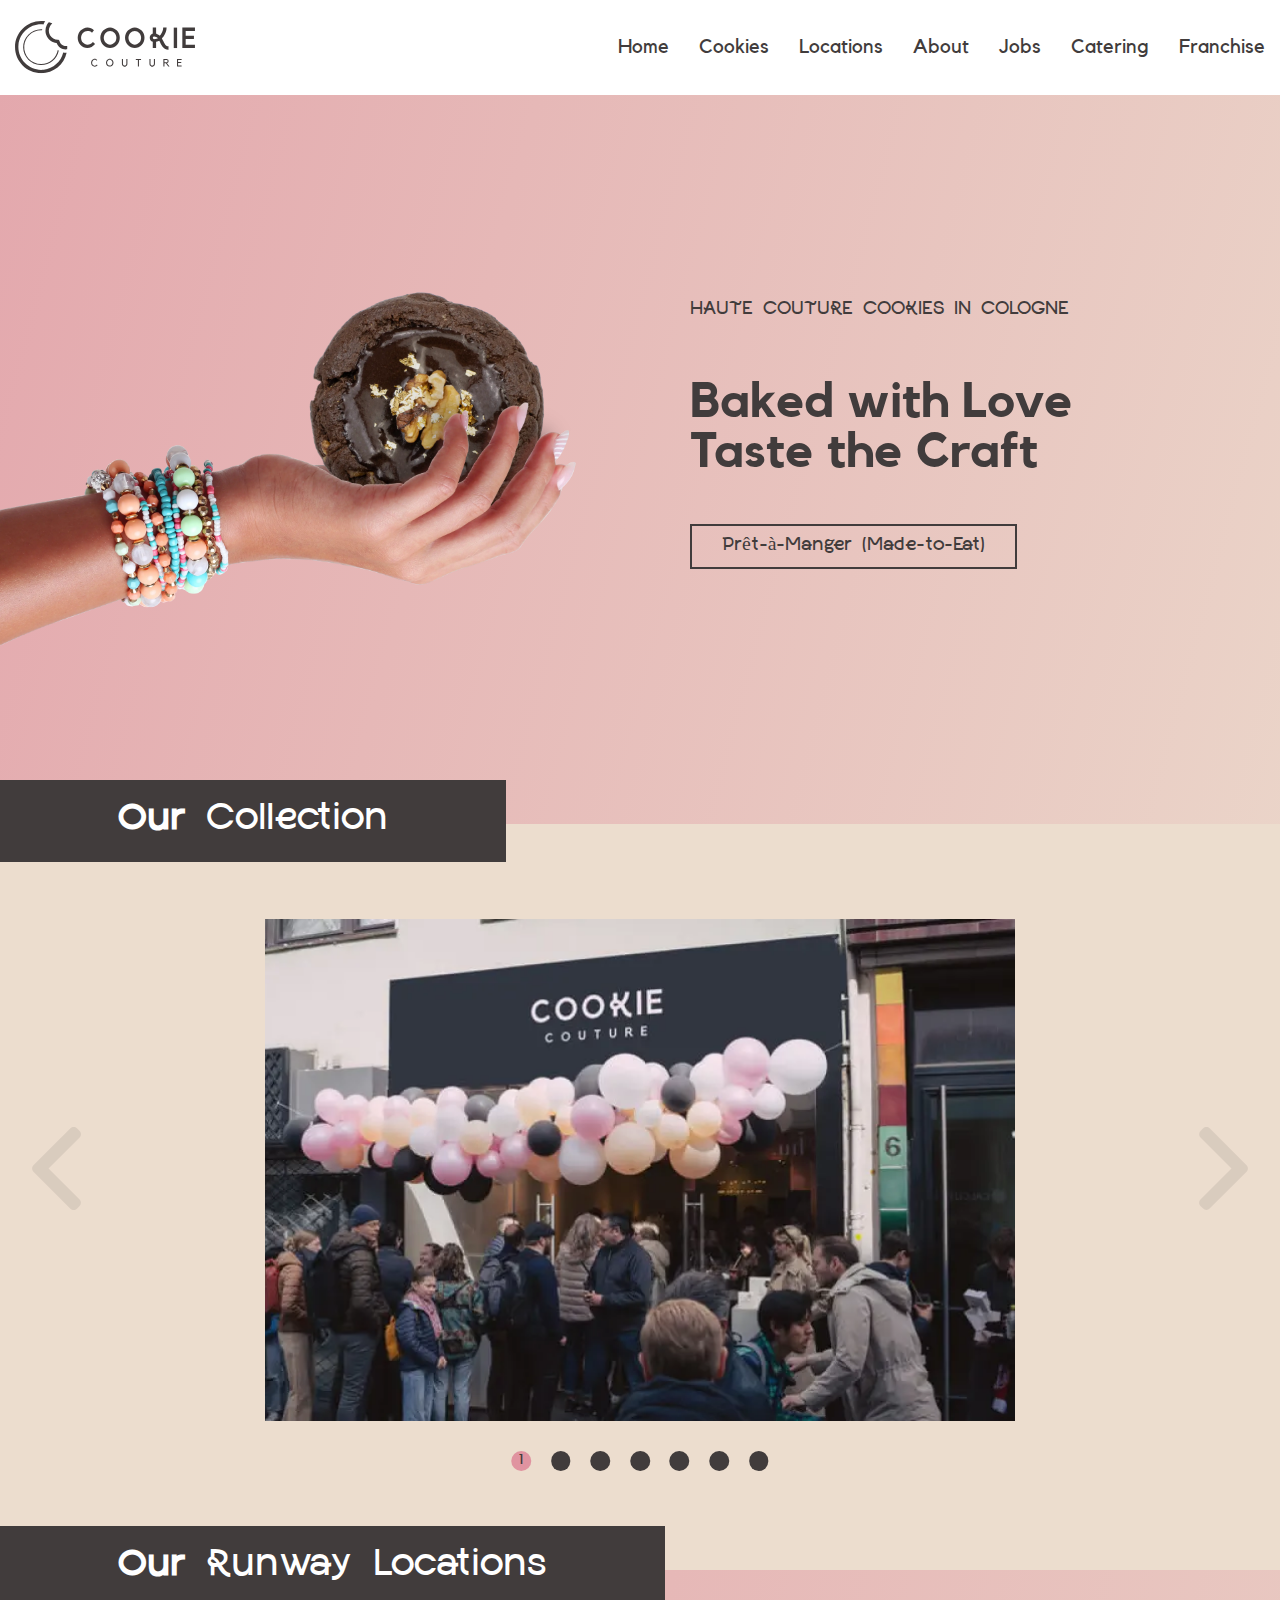
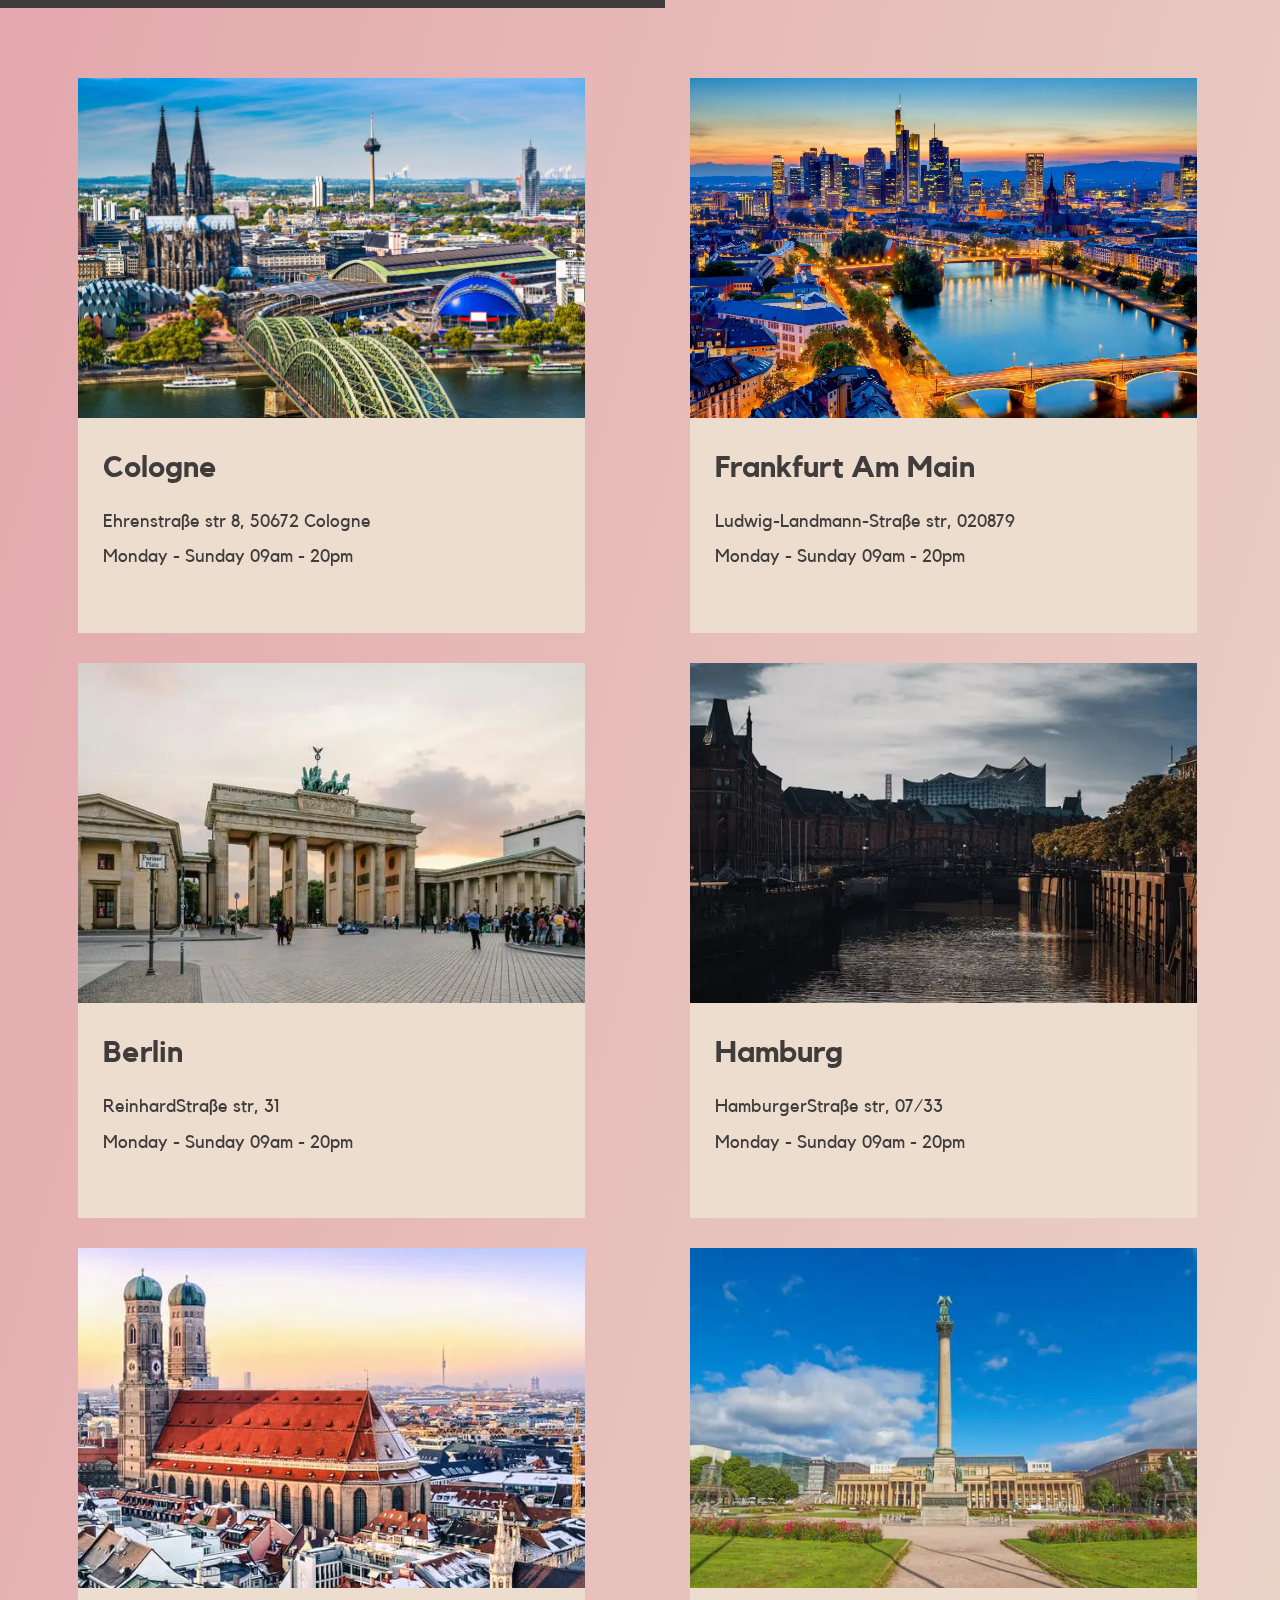
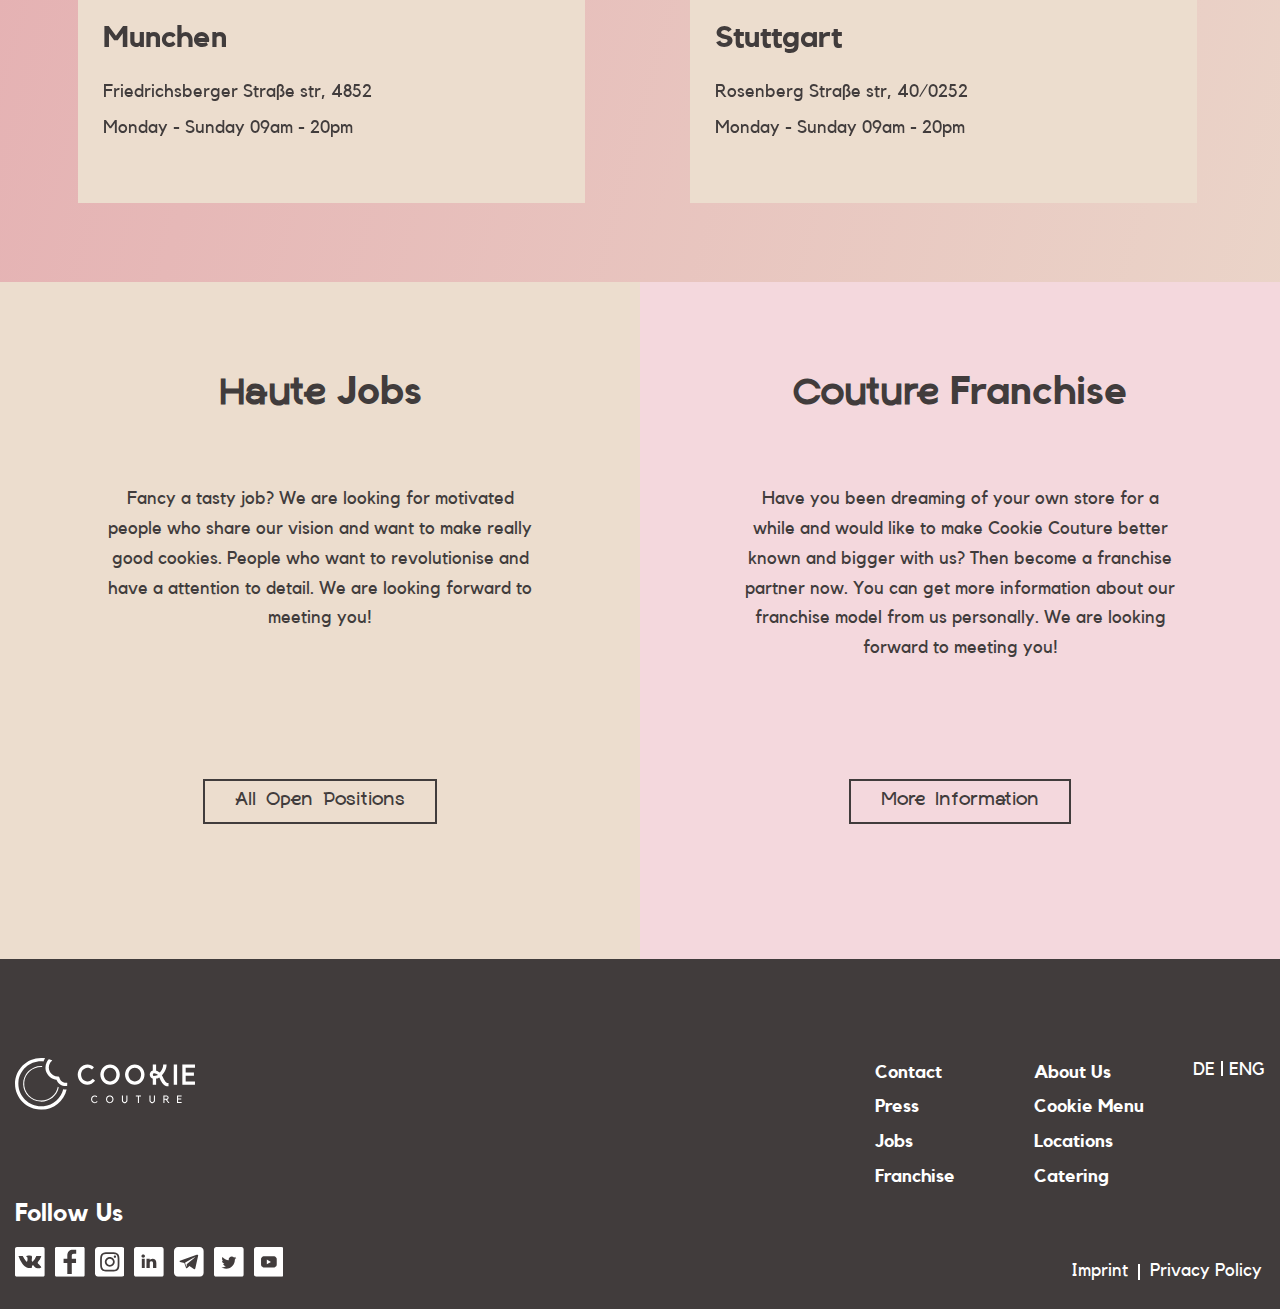
<file: index.html>
<!DOCTYPE html>
<html lang="en">

<head>
	<title>HomePage</title>
	<meta charset="UTF-8">
	<meta name="format-detection" content="telephone=no">
	<!-- <style>body{opacity: 0;}</style> -->
	<link rel="stylesheet" href="css/style.min.css?_v=20240816143219">
	<link rel="apple-touch-icon" sizes="180x180" href="img/favicons/apple-touch-icon.webp">
	<link rel="icon" type="image.webp" sizes="32x32" href="img/favicons/favicon-32x32.webp">
	<link rel="icon" type="image.webp" sizes="16x16" href="img/favicons/favicon-16x16.webp">
	<link rel="manifest" href="img/favicons/site.webmanifest">
	<link rel="mask-icon" href="img/favicons/safari-pinned-tab.svg" color="#5bbad5">
	<link rel="shortcut icon" href="img/favicons/favicon.ico">
	<meta name="msapplication-TileColor" content="#2b5797">
	<meta name="msapplication-config" content="img/favicons/browserconfig.xml">
	<meta name="theme-color" content="#ffffff">
	<!-- <meta name="robots" content="noindex, nofollow"> -->
	<meta name="viewport" content="width=device-width, initial-scale=1.0">
</head>

<body>
	<div class="wrapper">
		<header class="header">
			<div class="header__container">
				<a href="#" class="header__logo-item">
					<img src="img/header/logo.svg" alt="The company's logo" class="header__image">
				</a>
				<div class="header__menu menu">
					<nav class="menu__body">
						<ul class="menu__list">
							<li class="menu__item"><a href="index.html" class="menu__link">Home</a></li>
							<li class="menu__item"><a href="cookies.html" class="menu__link">Cookies</a></li>
							<li class="menu__item"><a data-goto-header data-goto-top="30" data-goto-speed="1500" data-goto=".location" href="#" class="menu__link">Locations</a></li>
							<li class="menu__item"><a href="about-us.html" class="menu__link">About</a></li>
							<li class="menu__item"><a href="jobs.html" class="menu__link">Jobs</a></li>
							<li class="menu__item"><a href="catering.html" class="menu__link">Catering</a></li>
							<li class="menu__item"><a href="franchese.html" class="menu__link">Franchise</a></li>
						</ul>
					</nav>
					<button type="button" class="menu__icon icon-menu"><span></span></button>
				</div>
			</div>
		</header>
		<div id="cologne-popup" aria-hidden="true" class="popup">
			<div class="popup__wrapper">
				<div class="popup__content">
					<button data-close type="button" class="popup__close">
						<svg width="23" height="23" viewBox="0 0 23 23" fill="#ecddce" xmlns="http://www.w3.org/2000/svg">
							<path opacity="1" d="M1.73333 1.48883L21.5469 21.0288" stroke="#ecddce" stroke-linecap="square" />
							<path opacity="1" d="M21.2667 1.48883L1.45309 21.0288" stroke="#ecddce" stroke-linecap="square" />
						</svg>
					</button>
					<div class="popup__text">
						<ul class="popup__list">
							<li class="popup__item"><a href="tel:7492219997979" class="popup__link">+7 49 221 999 79 79</a></li>
							<li class="popup__item"><a href="tel:7492219997978" class="popup__link">+7 49 221 999 79 78</a></li>
							<li class="popup__item"><a href="tel:7492219997977" class="popup__link">+7 49 221 999 79 77</a></li>
							<li class="popup__item"><a href="https://www.cookie-couture.com/en/" class="popup__link">Cookie-Couture</a></li>
						</ul>
					</div>
				</div>
			</div>
		</div>
		<div id="frankfurt-popup" aria-hidden="true" class="popup">
			<div class="popup__wrapper">
				<div class="popup__content">
					<button data-close type="button" class="popup__close">
						<svg width="23" height="23" viewBox="0 0 23 23" fill="#ecddce" xmlns="http://www.w3.org/2000/svg">
							<path opacity="1" d="M1.73333 1.48883L21.5469 21.0288" stroke="#ecddce" stroke-linecap="square" />
							<path opacity="1" d="M21.2667 1.48883L1.45309 21.0288" stroke="#ecddce" stroke-linecap="square" />
						</svg>
					</button>
					<div class="popup__text">
						<ul class="popup__list">
							<li class="popup__item"><a href="tel:749699997979" class="popup__link">+7 49 69 999 79 79</a></li>
							<li class="popup__item"><a href="tel:749699997978" class="popup__link">+7 49 69 999 79 78</a></li>
							<li class="popup__item"><a href="tel:749699997977" class="popup__link">+7 49 69 999 79 77</a></li>
							<li class="popup__item"><a href="https://www.cookie-couture.com/en/" class="popup__link">Cookie-Couture</a></li>
						</ul>
					</div>
				</div>
			</div>
		</div>
		<div id="berlin-popup" aria-hidden="true" class="popup">
			<div class="popup__wrapper">
				<div class="popup__content">
					<button data-close type="button" class="popup__close">
						<svg width="23" height="23" viewBox="0 0 23 23" fill="#ecddce" xmlns="http://www.w3.org/2000/svg">
							<path opacity="1" d="M1.73333 1.48883L21.5469 21.0288" stroke="#ecddce" stroke-linecap="square" />
							<path opacity="1" d="M21.2667 1.48883L1.45309 21.0288" stroke="#ecddce" stroke-linecap="square" />
						</svg>
					</button>
					<div class="popup__text">
						<ul class="popup__list">
							<li class="popup__item"><a href="tel:749309997979" class="popup__link">+7 49 30 999 79 79</a></li>
							<li class="popup__item"><a href="tel:749309997978" class="popup__link">+7 49 30 999 79 78</a></li>
							<li class="popup__item"><a href="tel:749309997977" class="popup__link">+7 49 30 999 79 77</a></li>
							<li class="popup__item"><a href="https://www.cookie-couture.com/en/" class="popup__link">Cookie-Couture</a></li>
						</ul>
					</div>
				</div>
			</div>
		</div>
		<div id="hamburg-popup" aria-hidden="true" class="popup">
			<div class="popup__wrapper">
				<div class="popup__content">
					<button data-close type="button" class="popup__close">
						<svg width="23" height="23" viewBox="0 0 23 23" fill="#ecddce" xmlns="http://www.w3.org/2000/svg">
							<path opacity="1" d="M1.73333 1.48883L21.5469 21.0288" stroke="#ecddce" stroke-linecap="square" />
							<path opacity="1" d="M21.2667 1.48883L1.45309 21.0288" stroke="#ecddce" stroke-linecap="square" />
						</svg>
					</button>
					<div class="popup__text">
						<ul class="popup__list">
							<li class="popup__item"><a href="tel:749409997979" class="popup__link">+7 49 40 999 79 79</a></li>
							<li class="popup__item"><a href="tel:749409997978" class="popup__link">+7 49 40 999 79 78</a></li>
							<li class="popup__item"><a href="tel:749409997977" class="popup__link">+7 49 40 999 79 77</a></li>
							<li class="popup__item"><a href="https://www.cookie-couture.com/en/" class="popup__link">Cookie-Couture</a></li>
						</ul>
					</div>
				</div>
			</div>
		</div>
		<div id="munchen-popup" aria-hidden="true" class="popup">
			<div class="popup__wrapper">
				<div class="popup__content">
					<button data-close type="button" class="popup__close">
						<svg width="23" height="23" viewBox="0 0 23 23" fill="#ecddce" xmlns="http://www.w3.org/2000/svg">
							<path opacity="1" d="M1.73333 1.48883L21.5469 21.0288" stroke="#ecddce" stroke-linecap="square" />
							<path opacity="1" d="M21.2667 1.48883L1.45309 21.0288" stroke="#ecddce" stroke-linecap="square" />
						</svg>
					</button>
					<div class="popup__text">
						<ul class="popup__list">
							<li class="popup__item"><a href="tel:749899997979" class="popup__link">+7 49 89 583 999 79 79</a></li>
							<li class="popup__item"><a href="tel:749899997978" class="popup__link">+7 49 89 583 999 79 78</a></li>
							<li class="popup__item"><a href="tel:749899997977" class="popup__link">+7 49 89 583 999 79 77</a></li>
							<li class="popup__item"><a href="https://www.cookie-couture.com/en/" class="popup__link">Cookie-Couture</a></li>
						</ul>
					</div>
				</div>
			</div>
		</div>
		<div id="stuttgart-popup" aria-hidden="true" class="popup">
			<div class="popup__wrapper">
				<div class="popup__content">
					<button data-close type="button" class="popup__close">
						<svg width="23" height="23" viewBox="0 0 23 23" fill="#ecddce" xmlns="http://www.w3.org/2000/svg">
							<path opacity="1" d="M1.73333 1.48883L21.5469 21.0288" stroke="#ecddce" stroke-linecap="square" />
							<path opacity="1" d="M21.2667 1.48883L1.45309 21.0288" stroke="#ecddce" stroke-linecap="square" />
						</svg>
					</button>
					<div class="popup__text">
						<ul class="popup__list">
							<li class="popup__item"><a href="tel:7497119997979" class="popup__link">+7 49 711 999 79 79</a></li>
							<li class="popup__item"><a href="tel:7497119997978" class="popup__link">+7 49 711 999 79 78</a></li>
							<li class="popup__item"><a href="tel:7497119997977" class="popup__link">+7 49 711 999 79 77</a></li>
							<li class="popup__item"><a href="https://www.cookie-couture.com/en/" class="popup__link">Cookie-Couture</a></li>
						</ul>
					</div>
				</div>
			</div>
		</div>
		<main class="page">
			<section class="taste">
				<div class="taste__picture-title-items">
					<div class="taste__pictures-items">
						<div class="taste__pictures-item">
							<div class="taste__picture-item">
								<div class="taste__image-item">
									<img src="img/main/1-taste/hand.webp" alt="The picture of woman hand with cookie" class="taste__image">
								</div>
							</div>
						</div>
					</div>
					<div class="taste__title-center title-center">
						<div class="title-center__text">
							<p>HAUTE COUTURE COOKIES IN COLOGNE</p>
						</div>
						<div class="title-center__title">
							<h1>Baked with Love Taste the Craft</h1>
						</div>
						<a href="#" class="title-center__btn-manager">Prêt-à-Manger (Made-to-Eat)</a>
					</div>
				</div>
			</section>
			<div class="cookie-coll">
				<div class="cookie-coll__container">
					<div class="cookie-coll__white-title white-title">
						<div class="white-title__title">
							<h1><span>Our</span> Collection</h1>
						</div>
					</div>
					<div class="cookie-coll__body">
						<div class="cookie-coll__slider swiper">
							<div class="cookie-coll__wrapper swiper-wrapper">
								<div class="cookie-coll__slide-cookie slide-cookie swiper-slide">
									<div class="slide-cookie__content">
										<div class="slide-cookie__picture">
											<div class="slide-cookie__image-item">
												<img src="img/main/gallary/store.webp" alt="The picture of Cookie Couture Store" class="slide-cookie__image">
											</div>
										</div>
									</div>
								</div>
								<div class="cookie-coll__slide-cookie slide-cookie swiper-slide">
									<div class="slide-cookie__content">
										<div class="slide-cookie__picture">
											<div class="slide-cookie__image-item">
												<img src="img/main/gallary/our-cookies.webp" alt="The picture of many different cookies" class="slide-cookie__image">
											</div>
										</div>
									</div>
								</div>
								<div class="cookie-coll__slide-cookie slide-cookie swiper-slide">
									<div class="slide-cookie__content">
										<div class="slide-cookie__picture">
											<div class="slide-cookie__image-item">
												<img src="img/main/gallary/catering.webp" alt="The picture of many different cookies" class="slide-cookie__image">
											</div>
										</div>
									</div>
								</div>
								<div class="cookie-coll__slide-cookie slide-cookie swiper-slide">
									<div class="slide-cookie__content">
										<div class="slide-cookie__picture">
											<div class="slide-cookie__image-item">
												<img src="img/main/gallary/cookie-1.webp" alt="The picture of dellicious cookie" class="slide-cookie__image">
											</div>
										</div>
									</div>
								</div>
								<div class="cookie-coll__slide-cookie slide-cookie swiper-slide">
									<div class="slide-cookie__content">
										<div class="slide-cookie__picture">
											<div class="slide-cookie__image-item">
												<img src="img/main/gallary/cookie.webp" alt="The picture of dellicious cookie" class="slide-cookie__image">
											</div>
										</div>
									</div>
								</div>
								<div class="cookie-coll__slide-cookie slide-cookie swiper-slide">
									<div class="slide-cookie__content">
										<div class="slide-cookie__picture">
											<div class="slide-cookie__image-item">
												<img src="img/main/gallary/strawberry.webp" alt="The picture of dellicious cookie" class="slide-cookie__image">
											</div>
										</div>
									</div>
								</div>
								<div class="cookie-coll__slide-cookie slide-cookie swiper-slide">
									<div class="slide-cookie__content">
										<div class="slide-cookie__picture">
											<div class="slide-cookie__image-item">
												<img src="img/main/gallary/cookies.webp" alt="The picture of dellicious cookie" class="slide-cookie__image">
											</div>
										</div>
									</div>
								</div>
							</div>
							<div class="cookie-coll__dotts-pagination"></div>
							<div class="cookie-coll__controlls">
								<button type="button" class="cookie-coll__arrow cookie-coll__arrow--left">
									<svg class="cookie-coll__arrow-left-icon">
										<use xlink:href="img/icons/icons.svg#left_arrow"></use>
									</svg>
								</button>
								<button type="button" class="cookie-coll__arrow cookie-coll__arrow--right">
									<svg class="cookie-coll__arrow-right-icon">
										<use xlink:href="img/icons/icons.svg#right_arrow"></use>
									</svg>
								</button>
							</div>
						</div>
					</div>
				</div>
			</div>
			<div class="location">
				<a href="#" class="location__content"></a>
				<div class="location__container">
					<div class="location__white-title white-title">
						<div class="white-title__title">
							<h1><span>Our</span> Runway Locations</h1>
						</div>
					</div>
					<div class="location__info-items">
						<div class="location__info-item">
							<div class="card-location">
								<div class="card-location__front--side">
									<div class="card-location__picture-item">
										<div class="card-location__image-item">
											<img src="img/main/3-location/cologne-town.webp" alt="The picture of city of Cologne city" class="card-location__image">
										</div>
									</div>
									<div class="card-location__body">
										<div class="card-location__title">
											<h2>Cologne</h2>
										</div>
										<div class="card-location__text-adress">
											<p>Ehrenstraße str 8, 50672 Cologne</p>
										</div>
										<div class="card-location__text-hours">
											<p>Monday - Sunday 09am - 20pm</p>
										</div>
									</div>
								</div>
								<div class="card-location__back--side">
									<div class="card-location__picture-back">
										<div class="card-location__image-back">
											<img src="img/main/3-location/info-cuate.svg" alt="The icon of information" class="card-location__back-image">
										</div>
									</div>
									<button data-popup="#cologne-popup" class="card-location__btn-more btn-more">Information</button>
								</div>
							</div>
						</div>
						<div class="location__info-item">
							<div class="card-location">
								<div class="card-location__front--side">
									<div class="card-location__picture-item">
										<div class="card-location__image-item">
											<img src="img/main/3-location/frankfurt-town.webp" alt="The picture of city of Frankfurt am Main city" class="card-location__image">
										</div>
									</div>
									<div class="card-location__body">
										<div class="card-location__title">
											<h2>Frankfurt am Main</h2>
										</div>
										<div class="card-location__text-adress">
											<p>Ludwig-Landmann-Straße str, 020879</p>
										</div>
										<div class="card-location__text-hours">
											<p>Monday - Sunday 09am - 20pm</p>
										</div>
									</div>
								</div>
								<div class="card-location__back--side">
									<div class="card-location__picture-back">
										<div class="card-location__image-back">
											<img src="img/main/3-location/info-cuate.svg" alt="The icon of information" class="card-location__back-image">
										</div>
									</div>
									<button data-popup="#frankfurt-popup" class="card-location__btn-more btn-more">Information</button>
								</div>
							</div>
						</div>
						<div class="location__info-item">
							<div class="card-location">
								<div class="card-location__front--side">
									<div class="card-location__picture-item">
										<div class="card-location__image-item">
											<img src="img/main/3-location/berlin.webp" alt="The picture of city of Berlin city" class="card-location__image">
										</div>
									</div>
									<div class="card-location__body">
										<div class="card-location__title">
											<h2>Berlin</h2>
										</div>
										<div class="card-location__text-adress">
											<p>ReinhardStraße str, 31</p>
										</div>
										<div class="card-location__text-hours">
											<p>Monday - Sunday 09am - 20pm</p>
										</div>
									</div>
								</div>
								<div class="card-location__back--side">
									<div class="card-location__picture-back">
										<div class="card-location__image-back">
											<img src="img/main/3-location/info-cuate.svg" alt="The icon of information" class="card-location__back-image">
										</div>
									</div>
									<button data-popup="#berlin-popup" class="card-location__btn-more btn-more">Information</button>
								</div>
							</div>
						</div>
						<div class="location__info-item">
							<div class="card-location">
								<div class="card-location__front--side">
									<div class="card-location__picture-item">
										<div class="card-location__image-item">
											<img src="img/main/3-location/hamburg.webp" alt="The picture of city of Hamburg city" class="card-location__image">
										</div>
									</div>
									<div class="card-location__body">
										<div class="card-location__title">
											<h2>Hamburg</h2>
										</div>
										<div class="card-location__text-adress">
											<p>HamburgerStraße str, 07/33</p>
										</div>
										<div class="card-location__text-hours">
											<p>Monday - Sunday 09am - 20pm</p>
										</div>
									</div>
								</div>
								<div class="card-location__back--side">
									<div class="card-location__picture-back">
										<div class="card-location__image-back">
											<img src="img/main/3-location/info-cuate.svg" alt="The icon of information" class="card-location__back-image">
										</div>
									</div>
									<button data-popup="#hamburg-popup" class="card-location__btn-more btn-more">Information</button>
								</div>
							</div>
						</div>
						<div class="location__info-item">
							<div class="card-location">
								<div class="card-location__front--side">
									<div class="card-location__picture-item">
										<div class="card-location__image-item">
											<img src="img/main/3-location/munchen.webp" alt="The picture of city of Munchen city" class="card-location__image">
										</div>
									</div>
									<div class="card-location__body">
										<div class="card-location__title">
											<h2>Munchen</h2>
										</div>
										<div class="card-location__text-adress">
											<p>Friedrichsberger Straße str, 4852</p>
										</div>
										<div class="card-location__text-hours">
											<p>Monday - Sunday 09am - 20pm</p>
										</div>
									</div>
								</div>
								<div class="card-location__back--side">
									<div class="card-location__picture-back">
										<div class="card-location__image-back">
											<img src="img/main/3-location/info-cuate.svg" alt="The icon of information" class="card-location__back-image">
										</div>
									</div>
									<button data-popup="#munchen-popup" class="card-location__btn-more btn-more">Information</button>
								</div>
							</div>
						</div>
						<div class="location__info-item">
							<div class="card-location">
								<div class="card-location__front--side">
									<div class="card-location__picture-item">
										<div class="card-location__image-item">
											<img src="img/main/3-location/stuttgart.webp" alt="The picture of city of Stuttgart city" class="card-location__image">
										</div>
									</div>
									<div class="card-location__body">
										<div class="card-location__title">
											<h2>Stuttgart</h2>
										</div>
										<div class="card-location__text-adress">
											<p>Rosenberg Straße str, 40/0252</p>
										</div>
										<div class="card-location__text-hours">
											<p>Monday - Sunday 09am - 20pm</p>
										</div>
									</div>
								</div>
								<div class="card-location__back--side">
									<div class="card-location__picture-back">
										<div class="card-location__image-back">
											<img src="img/main/3-location/info-cuate.svg" alt="The icon of information" class="card-location__back-image">
										</div>
									</div>
									<button data-popup="#stuttgart-popup" class="card-location__btn-more btn-more">Information</button>
								</div>
							</div>
						</div>
						<!--
						<div class="location__info-item">
							<div class="card-item card-item">
								<div class="card-item__picture-item">
									<div class="card-item__image-item">
										<img src="img/main/3-location/stuttgart.webp" alt="The picture of city of Stittgart city"
											class="card-item__image">
									</div>
								</div>
								<div class="card-item__body">
									<div class="card-item__title">
										<h2>Stuttgart</h2>
									</div>
									<div class="card-item__text-adress">
										<p>Rosenberg Straße str, 40/0252</p>
									</div>
									<div class="card-item__text-hours">
										<p>Monday - Sunday 09am - 20pm</p>
									</div>
								</div>
							</div>
						</div>
						-->
					</div>
				</div>
			</div>
			<section class="work">
				<div class="work__card-items">
					<div class="work__card-item">
						<div class="card-info card-job">
							<div class="card-info__content">
								<div class="card-info__title">
									<h1><span>Haute</span> Jobs</h1>
								</div>
								<div class="card-info__text">
									<p>Fancy a tasty job?
										We are looking for motivated people who share our vision and want to make really good
										cookies.
										People who want to revolutionise and have a attention to detail. We are looking forward to
										meeting you!</p>
								</div>
								<a href="#" class="card-info__btn-link btn-link">All Open Positions</a>
							</div>
						</div>
					</div>
					<div class="work__card-item">
						<div class="card-info card-franchise">
							<div class="card-info__content">
								<div class="card-info__title">
									<h1><span>Couture</span> Franchise</h1>
								</div>
								<div class="card-info__text">
									<p>Have you been dreaming of your own store for a while and would like to make Cookie Couture
										better known and bigger with us? Then become a franchise partner now. You can get more
										information about our franchise model from us personally. We are looking forward to
										meeting
										you!
									</p>
								</div>
								<a href="#" class="card-info__btn-link btn-link">More Information</a>
							</div>
						</div>
					</div>
				</div>
			</section>
		</main>
		<footer class="footer">
			<div class="footer__container">
				<div class="footer__logo-widget-items">
					<a href="#" class="footer__logo-item">
						<img src="img/footer/logo-white.svg" alt="The company's logo" class="footer__image">
					</a>
					<div class="footer__widget-item widget-item">
						<ul class="widget-item__list">
							<li><a href="contact.html" class="widget-item__link">Contact</a></li>
							<li><a href="#" class="widget-item__link">Press</a></li>
							<li><a href="jobs.html" class="widget-item__link">Jobs</a></li>
							<li><a href="franchese.html" class="widget-item__link">Franchise</a></li>
						</ul>
						<ul class="widget-item__list">
							<li><a href="about-us.html" class="widget-item__link">About Us</a></li>
							<li><a href="cookies.html" class="widget-item__link">Cookie Menu</a></li>
							<li><a data-goto-header data-goto-top="30" data-goto-speed="1500" data-goto=".location" href="#" class="widget-item__link">Locations</a></li>
							<li><a href="catering.html" class="widget-item__link">Catering</a></li>
						</ul>
						<div class="widget-item__languages">
							<a href="https://ganicus8098.github.io/cookie-de/" class="widget-item__de-link">DE</a>
							<div class="widget-item__slash-item"></div>
							<a href=" https://ganicus8098.github.io/cookies/" class="widget-item__eng-link">ENG</a>
						</div>
					</div>
				</div>
				<div class="footer__social-terms-items">
					<div class="footer__socials">
						<div class="footer__title">
							<h1>Follow us</h1>
						</div>
						<ul class="footer__social-list">
							<li class="footer__item">
								<a href="https://www.vk.com/" class="footer__link">
									<svg class="footer__vk-icon">
										<use xlink:href="img/icons/icons.svg#vk"></use>
									</svg>
								</a>
							</li>
							<li class="footer__item">
								<a href="https://www.facebook.com/" class="footer__link">
									<svg class="footer__facebook-icon">
										<use xlink:href="img/icons/icons.svg#facebook"></use>
									</svg>
								</a>
							</li>
							<li class="footer__item">
								<a href="https://www.instagram.com/" class="footer__link">
									<svg class="footer__instagram-icon">
										<use xlink:href="img/icons/icons.svg#instagram"></use>
									</svg>
								</a>
							</li>
							<li class="footer__item">
								<a href="https://www.linkedin.com/" class="footer__link">
									<svg class="footer__linkedin-icon">
										<use xlink:href="img/icons/icons.svg#linkedin"></use>
									</svg>
								</a>
							</li>
							<li class="footer__item">
								<a href="https://www.telegram.com/" class="footer__link">
									<svg class="footer__telegram-icon">
										<use xlink:href="img/icons/icons.svg#telegram"></use>
									</svg>
								</a>
							</li>
							<li class="footer__item">
								<a href="https://www.twitter.com/" class="footer__link">
									<svg class="footer__twitter-icon">
										<use xlink:href="img/icons/icons.svg#twitter"></use>
									</svg>
								</a>
							</li>
							<li class="footer__item">
								<a href="https://www.youtube.com/" class="footer__link">
									<svg class="footer__youtube-icon">
										<use xlink:href="img/icons/icons.svg#youtube"></use>
									</svg>
								</a>
							</li>
						</ul>
					</div>
					<div class="footer__terms">
						<a href="imprint.html" class="footer__imprint">Imprint</a>
						<div class="footer__slash"></div>
						<a href="policy.html" class="footer__policy">Privacy Policy</a>
					</div>
				</div>
			</div>
		</footer>
	</div>
	<script src="js/app.min.js?_v=20240816143219"></script>
</body>

</html>
</file>
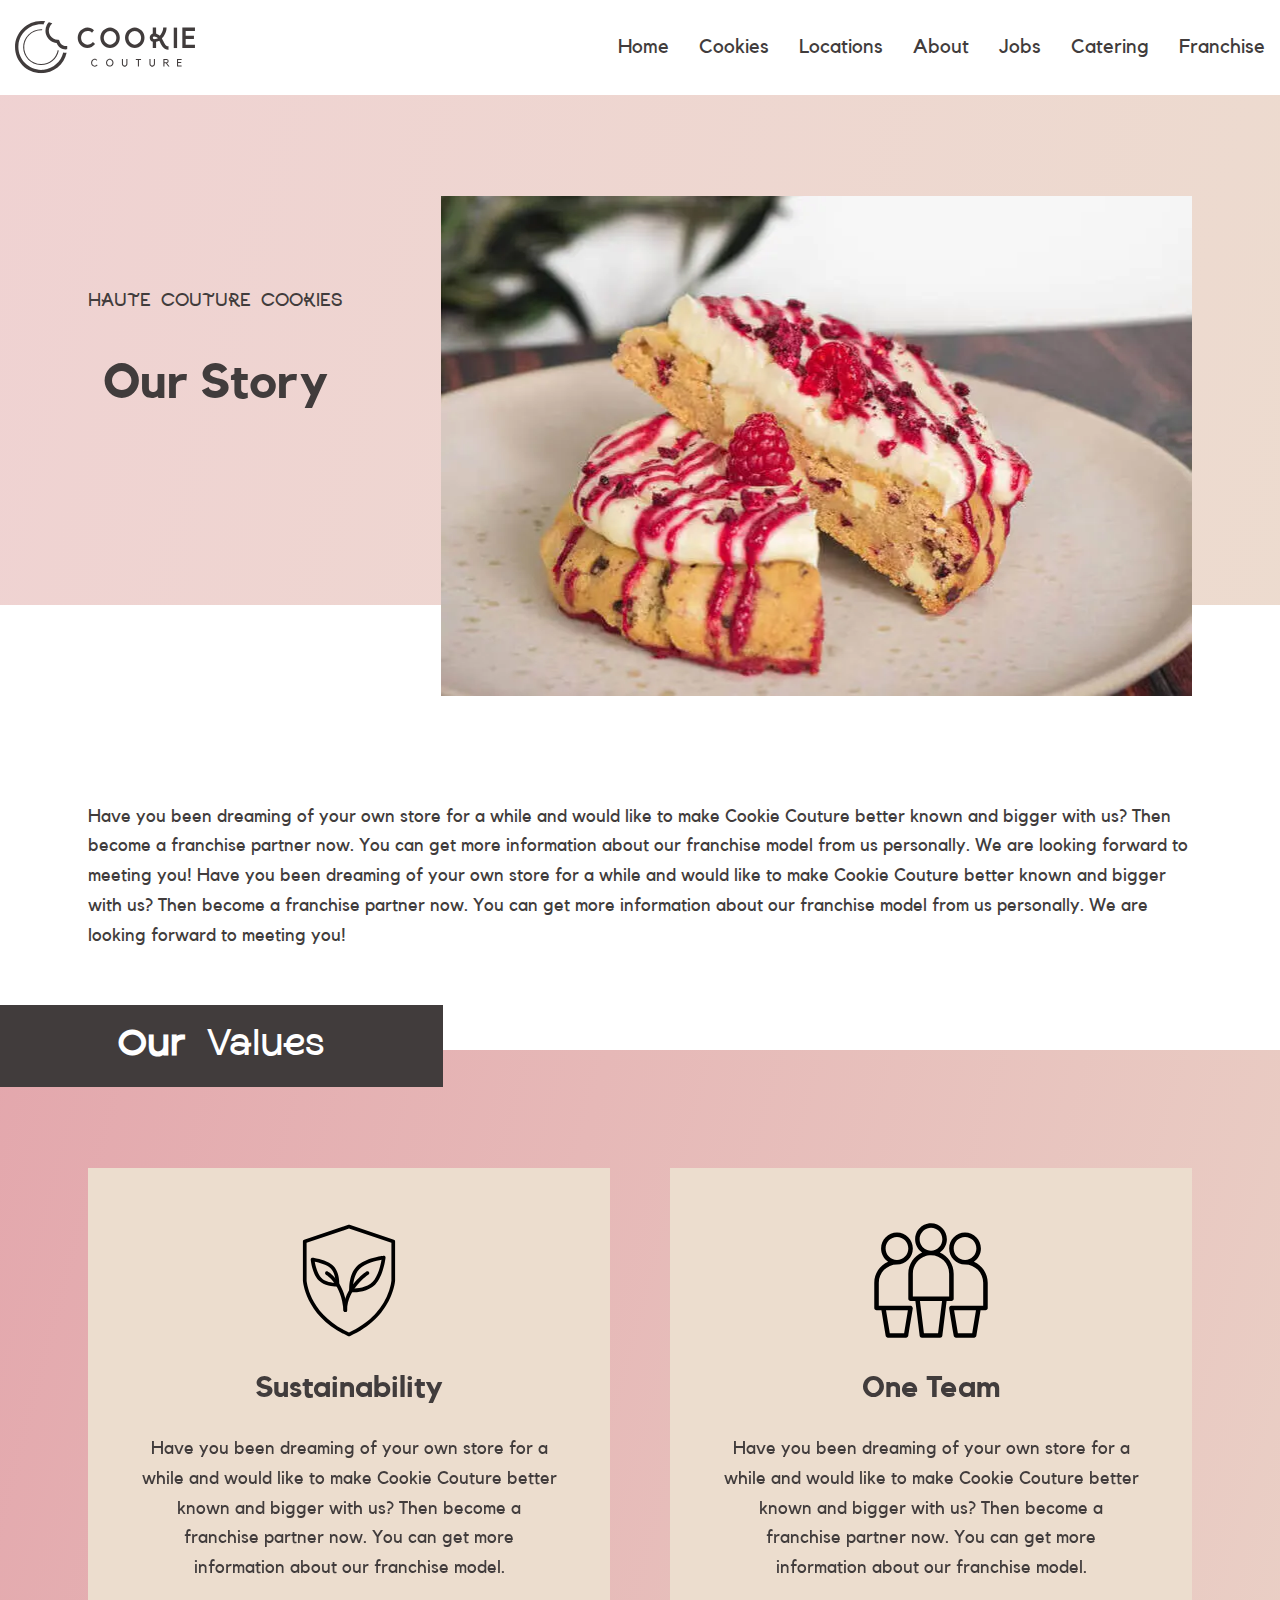
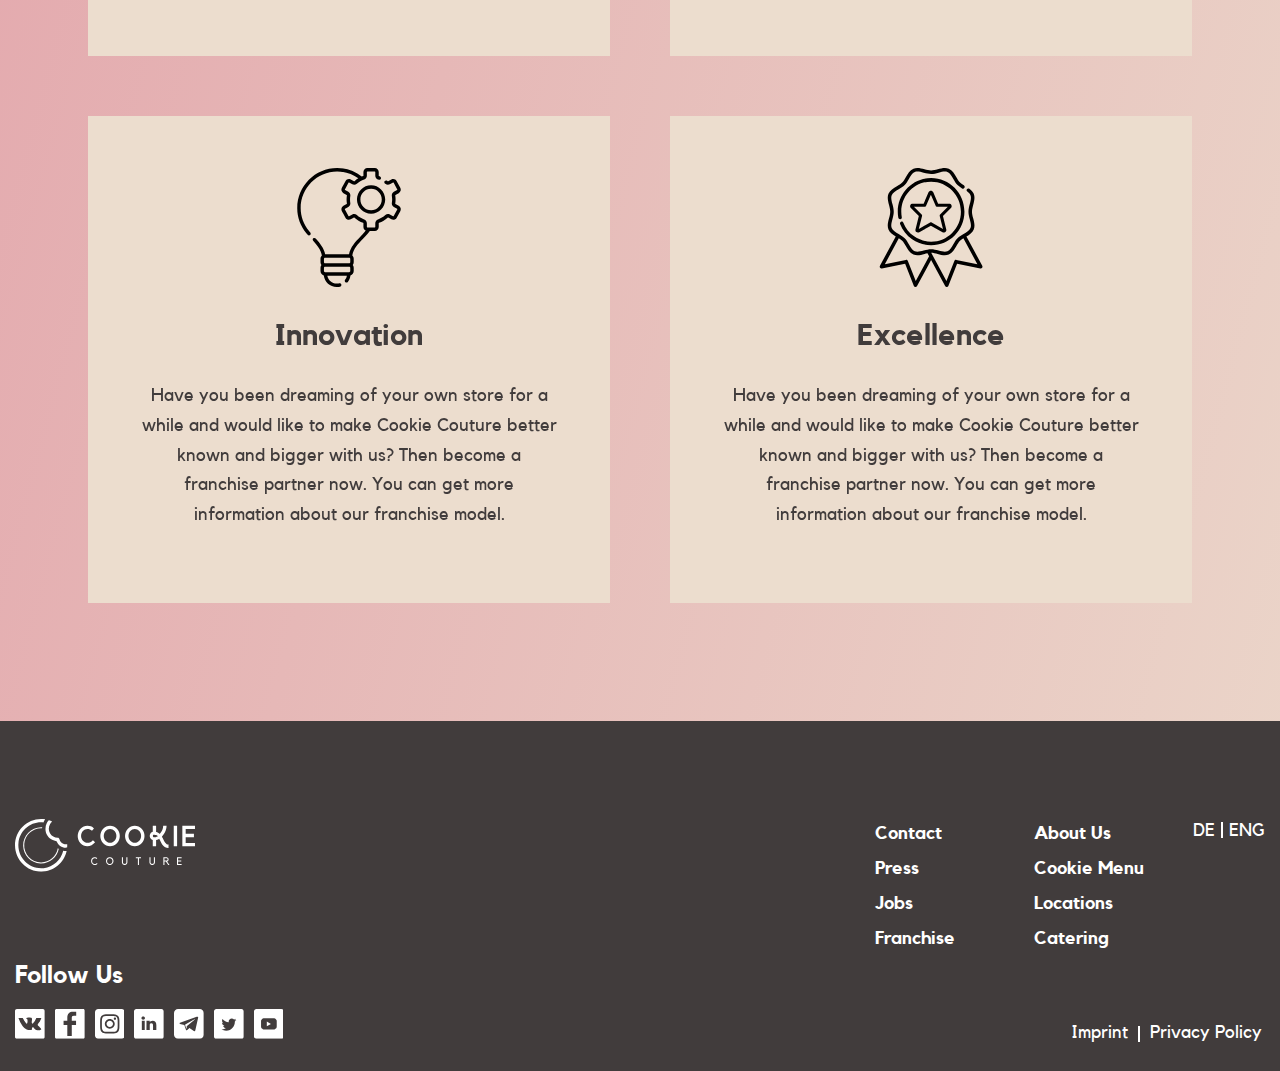
<file: about-us.html>
<!DOCTYPE html>
<html lang="en">

<head>
	<title>HomePage</title>
	<meta charset="UTF-8">
	<meta name="format-detection" content="telephone=no">
	<!-- <style>body{opacity: 0;}</style> -->
	<link rel="stylesheet" href="css/style.min.css?_v=20240816143219">
	<link rel="apple-touch-icon" sizes="180x180" href="img/favicons/apple-touch-icon.webp">
	<link rel="icon" type="image.webp" sizes="32x32" href="img/favicons/favicon-32x32.webp">
	<link rel="icon" type="image.webp" sizes="16x16" href="img/favicons/favicon-16x16.webp">
	<link rel="manifest" href="img/favicons/site.webmanifest">
	<link rel="mask-icon" href="img/favicons/safari-pinned-tab.svg" color="#5bbad5">
	<link rel="shortcut icon" href="img/favicons/favicon.ico">
	<meta name="msapplication-TileColor" content="#2b5797">
	<meta name="msapplication-config" content="img/favicons/browserconfig.xml">
	<meta name="theme-color" content="#ffffff">
	<!-- <meta name="robots" content="noindex, nofollow"> -->
	<meta name="viewport" content="width=device-width, initial-scale=1.0">
</head>

<body>
	<div class="wrapper">
		<header class="header">
			<div class="header__container">
				<a href="#" class="header__logo-item">
					<img src="img/header/logo.svg" alt="The company's logo" class="header__image">
				</a>
				<div class="header__menu menu">
					<nav class="menu__body">
						<ul class="menu__list">
							<li class="menu__item"><a href="index.html" class="menu__link">Home</a></li>
							<li class="menu__item"><a href="cookies.html" class="menu__link">Cookies</a></li>
							<li class="menu__item"><a data-goto-header data-goto-top="30" data-goto-speed="1500" data-goto=".location" href="#" class="menu__link">Locations</a></li>
							<li class="menu__item"><a href="about-us.html" class="menu__link">About</a></li>
							<li class="menu__item"><a href="jobs.html" class="menu__link">Jobs</a></li>
							<li class="menu__item"><a href="catering.html" class="menu__link">Catering</a></li>
							<li class="menu__item"><a href="franchese.html" class="menu__link">Franchise</a></li>
						</ul>
					</nav>
					<button type="button" class="menu__icon icon-menu"><span></span></button>
				</div>
			</div>
		</header>
		<main class="page-about-us">
			<div class="about-us">
				<div class="about-us__container">
					<div class="about-us__content">
						<div class="about-us__title-left title-left">
							<div class="title-left__text">
								<p>HAUTE COUTURE COOKIES</p>
							</div>
							<div class="title-left__title">
								<h1>Our Story</h1>
							</div>
						</div>
						<div class="about-us__picture-items">
							<div class="about-us__picture-item">
								<div class="about-us__image-item">
									<img src="img/main/4-about-us/cookie.webp" alt="The picture of delicious cookie" class="about-us__image">
								</div>
							</div>
						</div>
					</div>
				</div>
			</div>
			<div class="article">
				<div class="article__container">
					<div class="article__text">
						<p>
							Have you been dreaming of your own store for a while and would like to make Cookie Couture better
							known and bigger with us? Then become a franchise partner now. You can get more information about
							our franchise model from us personally. We are looking forward to meeting you!
							Have you been dreaming of your own store for a while and would like to make Cookie Couture better
							known and bigger with us? Then become a franchise partner now. You can get more information about
							our franchise model from us personally. We are looking forward to meeting you!
						</p>
					</div>
				</div>
			</div>
			<div class="values">
				<div class="values__container">
					<div class="values__white-title white-title">
						<div class="white-title__title">
							<h1><span>Our</span> Values</h1>
						</div>
					</div>
					<div class="values__card-items">
						<div class="values__card-item">
							<div class="card-value">
								<div class="card-value__front-side">
									<div class="card-value__picture-item">
										<div class="card-value__image-item">
											<img src="img/main/4-about-us/sustainability.svg" alt="The icon of sustainability" class="card-value__image">
										</div>
									</div>
									<div class="card-value__body">
										<div class="card-value__title">
											<h2>Sustainability</h2>
										</div>
										<div class="card-value__text">
											<p>
												Have you been dreaming of your own store for a while and would like to make Cookie
												Couture better known and bigger with us? Then become a franchise partner now. You
												can get more information about our franchise model.
											</p>
										</div>
									</div>
								</div>
								<div class="card-value__back-side">
									<div class="card-value__picture-item">
										<div class="card-value__image-item">
											<img src="img/main/4-about-us/sustainability.svg" alt="The icon of sustainability" class="card-value__image">
										</div>
									</div>
									<a href="#" class="card-value__btn-more btn-more">Veiw More</a>
								</div>
							</div>
						</div>
						<div class="values__card-item">
							<div class="card-value">
								<div class="card-value__front-side">
									<div class="card-value__picture-item">
										<div class="card-value__image-item">
											<img src="img/main/4-about-us/team.svg" alt="The icon of team building" class="card-value__image">
										</div>
									</div>
									<div class="card-value__body">
										<div class="card-value__title">
											<h2>One Team</h2>
										</div>
										<div class="card-value__text">
											<p>
												Have you been dreaming of your own store for a while and would like to make Cookie
												Couture better known and bigger with us? Then become a franchise partner now. You
												can get more information about our franchise model.
											</p>
										</div>
									</div>
								</div>
								<div class="card-value__back-side">
									<div class="card-value__picture-item">
										<div class="card-value__image-item">
											<img src="img/main/4-about-us/team.svg" alt="The icon of team building" class="card-value__image">
										</div>
									</div>
									<a href="#" class="card-value__btn-more btn-more">Veiw More</a>
								</div>
							</div>
						</div>
						<div class="values__card-item">
							<div class="card-value">
								<div class="card-value__front-side">
									<div class="card-value__picture-item">
										<div class="card-value__image-item">
											<img src="img/main/4-about-us/innovation.svg" alt="The icon of innovation" class="card-value__image">
										</div>
									</div>
									<div class="card-value__body">
										<div class="card-value__title">
											<h2>Innovation</h2>
										</div>
										<div class="card-value__text">
											<p>
												Have you been dreaming of your own store for a while and would like to make Cookie
												Couture better known and bigger with us? Then become a franchise partner now. You
												can get more information about our franchise model.
											</p>
										</div>
									</div>
								</div>
								<div class="card-value__back-side">
									<div class="card-value__picture-item">
										<div class="card-value__image-item">
											<img src="img/main/4-about-us/innovation.svg" alt="The icon of innovation" class="card-value__image">
										</div>
									</div>
									<a href="#" class="card-value__btn-more btn-more">Veiw More</a>
								</div>
							</div>
						</div>
						<div class="values__card-item">
							<div class="card-value">
								<div class="card-value__front-side">
									<div class="card-value__picture-item">
										<div class="card-value__image-item">
											<img src="img/main/4-about-us/reward.svg" alt="The icon of reward" class="card-value__image">
										</div>
									</div>
									<div class="card-value__body">
										<div class="card-value__title">
											<h2>Excellence</h2>
										</div>
										<div class="card-value__text">
											<p>
												Have you been dreaming of your own store for a while and would like to make Cookie
												Couture better known and bigger with us? Then become a franchise partner now. You
												can get more information about our franchise model.
											</p>
										</div>
									</div>
								</div>
								<div class="card-value__back-side">
									<div class="card-value__picture-item">
										<div class="card-value__image-item">
											<img src="img/main/4-about-us/reward.svg" alt="The icon of reward" class="card-value__image">
										</div>
									</div>
									<a href="#" class="card-value__btn-more btn-more">Veiw More</a>
								</div>
							</div>
						</div>
					</div>
				</div>
			</div>
		</main>
		<footer class="footer">
			<div class="footer__container">
				<div class="footer__logo-widget-items">
					<a href="#" class="footer__logo-item">
						<img src="img/footer/logo-white.svg" alt="The company's logo" class="footer__image">
					</a>
					<div class="footer__widget-item widget-item">
						<ul class="widget-item__list">
							<li><a href="contact.html" class="widget-item__link">Contact</a></li>
							<li><a href="#" class="widget-item__link">Press</a></li>
							<li><a href="jobs.html" class="widget-item__link">Jobs</a></li>
							<li><a href="franchese.html" class="widget-item__link">Franchise</a></li>
						</ul>
						<ul class="widget-item__list">
							<li><a href="about-us.html" class="widget-item__link">About Us</a></li>
							<li><a href="cookies.html" class="widget-item__link">Cookie Menu</a></li>
							<li><a data-goto-header data-goto-top="30" data-goto-speed="1500" data-goto=".location" href="#" class="widget-item__link">Locations</a></li>
							<li><a href="catering.html" class="widget-item__link">Catering</a></li>
						</ul>
						<div class="widget-item__languages">
							<a href="https://ganicus8098.github.io/cookie-de/" class="widget-item__de-link">DE</a>
							<div class="widget-item__slash-item"></div>
							<a href=" https://ganicus8098.github.io/cookies/" class="widget-item__eng-link">ENG</a>
						</div>
					</div>
				</div>
				<div class="footer__social-terms-items">
					<div class="footer__socials">
						<div class="footer__title">
							<h1>Follow us</h1>
						</div>
						<ul class="footer__social-list">
							<li class="footer__item">
								<a href="https://www.vk.com/" class="footer__link">
									<svg class="footer__vk-icon">
										<use xlink:href="img/icons/icons.svg#vk"></use>
									</svg>
								</a>
							</li>
							<li class="footer__item">
								<a href="https://www.facebook.com/" class="footer__link">
									<svg class="footer__facebook-icon">
										<use xlink:href="img/icons/icons.svg#facebook"></use>
									</svg>
								</a>
							</li>
							<li class="footer__item">
								<a href="https://www.instagram.com/" class="footer__link">
									<svg class="footer__instagram-icon">
										<use xlink:href="img/icons/icons.svg#instagram"></use>
									</svg>
								</a>
							</li>
							<li class="footer__item">
								<a href="https://www.linkedin.com/" class="footer__link">
									<svg class="footer__linkedin-icon">
										<use xlink:href="img/icons/icons.svg#linkedin"></use>
									</svg>
								</a>
							</li>
							<li class="footer__item">
								<a href="https://www.telegram.com/" class="footer__link">
									<svg class="footer__telegram-icon">
										<use xlink:href="img/icons/icons.svg#telegram"></use>
									</svg>
								</a>
							</li>
							<li class="footer__item">
								<a href="https://www.twitter.com/" class="footer__link">
									<svg class="footer__twitter-icon">
										<use xlink:href="img/icons/icons.svg#twitter"></use>
									</svg>
								</a>
							</li>
							<li class="footer__item">
								<a href="https://www.youtube.com/" class="footer__link">
									<svg class="footer__youtube-icon">
										<use xlink:href="img/icons/icons.svg#youtube"></use>
									</svg>
								</a>
							</li>
						</ul>
					</div>
					<div class="footer__terms">
						<a href="imprint.html" class="footer__imprint">Imprint</a>
						<div class="footer__slash"></div>
						<a href="policy.html" class="footer__policy">Privacy Policy</a>
					</div>
				</div>
			</div>
		</footer>
	</div>
	<script src="js/app.min.js?_v=20240816143219"></script>
</body>

</html>
</file>
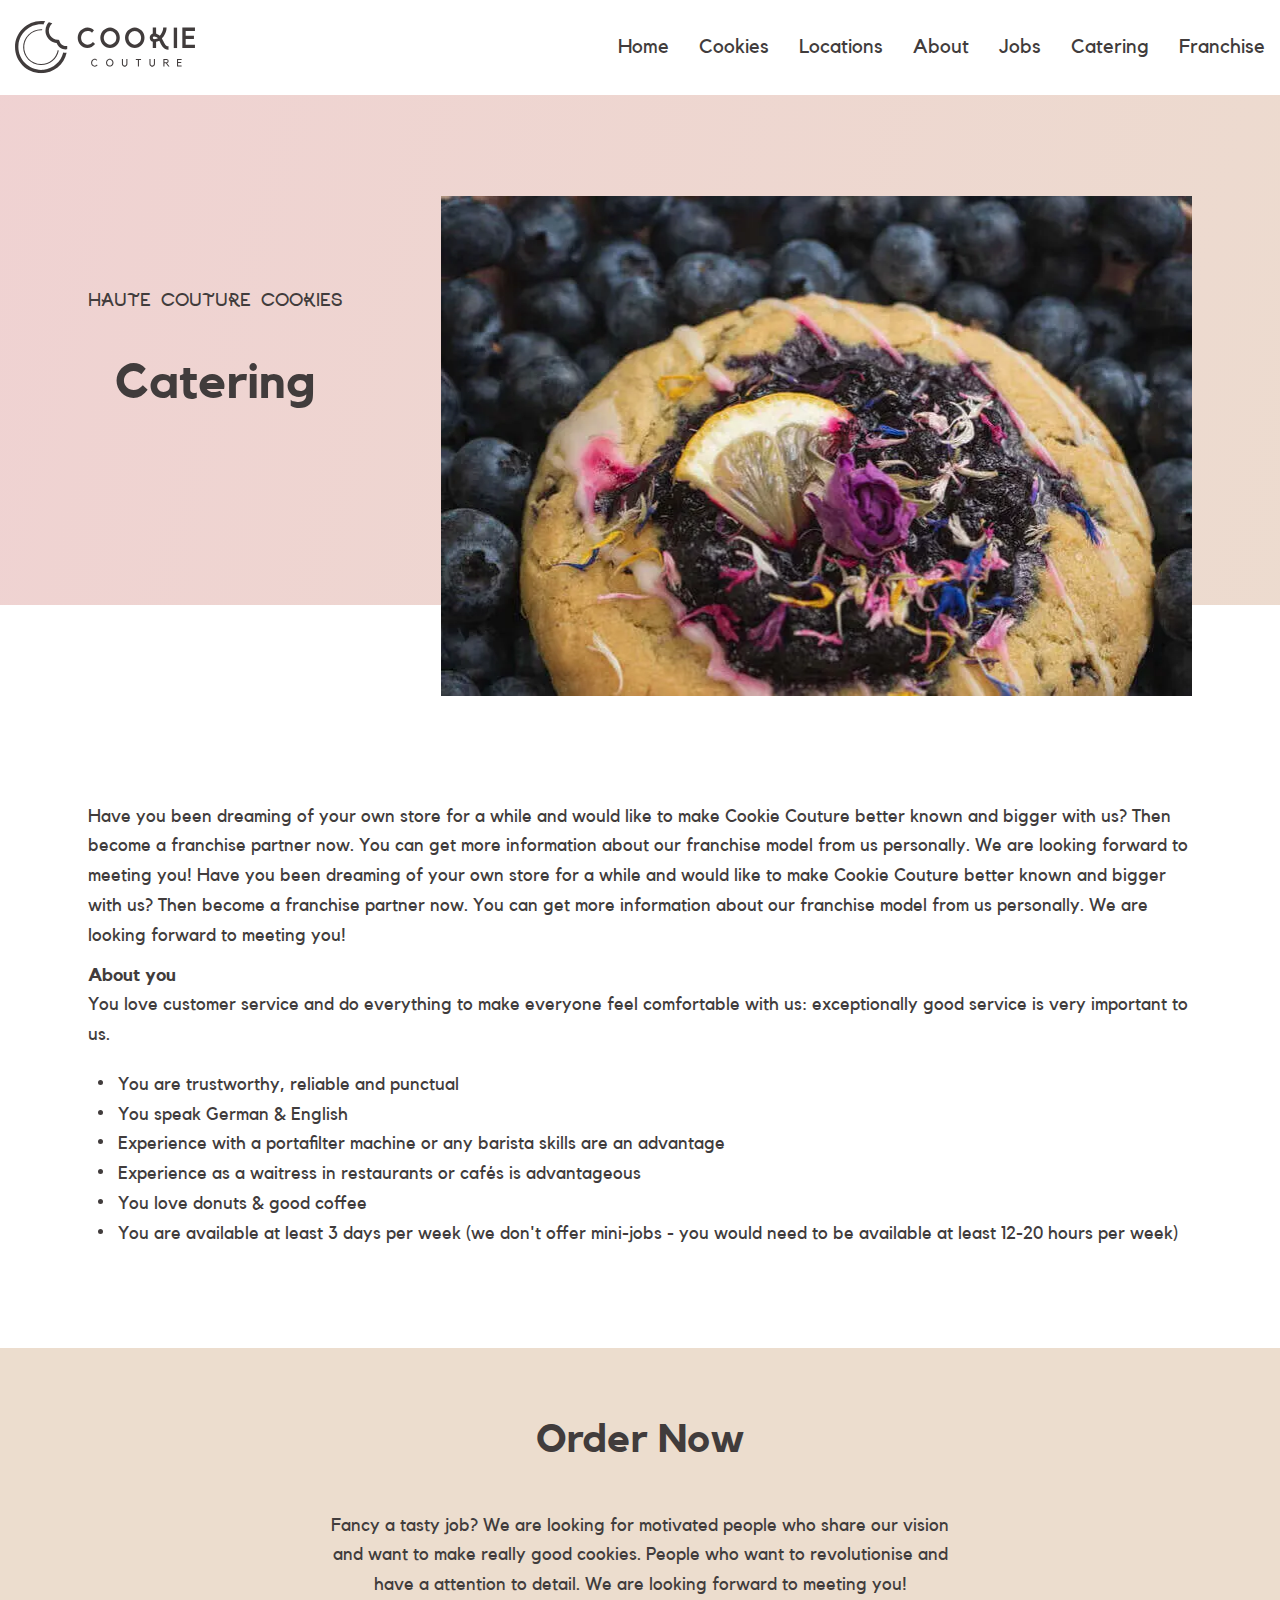
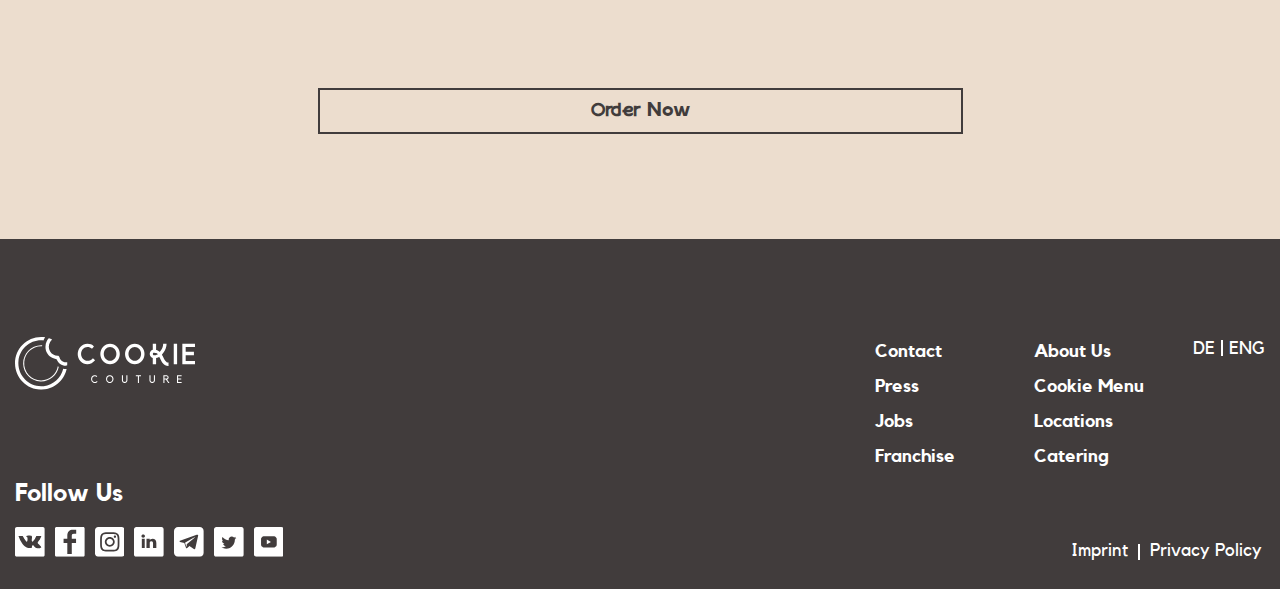
<file: catering.html>
<!DOCTYPE html>
<html lang="en">

<head>
	<title>HomePage</title>
	<meta charset="UTF-8">
	<meta name="format-detection" content="telephone=no">
	<!-- <style>body{opacity: 0;}</style> -->
	<link rel="stylesheet" href="css/style.min.css?_v=20240816143219">
	<link rel="apple-touch-icon" sizes="180x180" href="img/favicons/apple-touch-icon.webp">
	<link rel="icon" type="image.webp" sizes="32x32" href="img/favicons/favicon-32x32.webp">
	<link rel="icon" type="image.webp" sizes="16x16" href="img/favicons/favicon-16x16.webp">
	<link rel="manifest" href="img/favicons/site.webmanifest">
	<link rel="mask-icon" href="img/favicons/safari-pinned-tab.svg" color="#5bbad5">
	<link rel="shortcut icon" href="img/favicons/favicon.ico">
	<meta name="msapplication-TileColor" content="#2b5797">
	<meta name="msapplication-config" content="img/favicons/browserconfig.xml">
	<meta name="theme-color" content="#ffffff">
	<!-- <meta name="robots" content="noindex, nofollow"> -->
	<meta name="viewport" content="width=device-width, initial-scale=1.0">
</head>

<body>
	<div class="wrapper">
		<header class="header">
			<div class="header__container">
				<a href="#" class="header__logo-item">
					<img src="img/header/logo.svg" alt="The company's logo" class="header__image">
				</a>
				<div class="header__menu menu">
					<nav class="menu__body">
						<ul class="menu__list">
							<li class="menu__item"><a href="index.html" class="menu__link">Home</a></li>
							<li class="menu__item"><a href="cookies.html" class="menu__link">Cookies</a></li>
							<li class="menu__item"><a data-goto-header data-goto-top="30" data-goto-speed="1500" data-goto=".location" href="#" class="menu__link">Locations</a></li>
							<li class="menu__item"><a href="about-us.html" class="menu__link">About</a></li>
							<li class="menu__item"><a href="jobs.html" class="menu__link">Jobs</a></li>
							<li class="menu__item"><a href="catering.html" class="menu__link">Catering</a></li>
							<li class="menu__item"><a href="franchese.html" class="menu__link">Franchise</a></li>
						</ul>
					</nav>
					<button type="button" class="menu__icon icon-menu"><span></span></button>
				</div>
			</div>
		</header>
		<main class="page-catering">
			<div class="catering">
				<div class="catering__container">
					<div class="catering__content">
						<div class="catering__title-left title-left">
							<div class="title-left__text">
								<p>HAUTE COUTURE COOKIES</p>
							</div>
							<div class="title-left__title">
								<h1>Catering</h1>
							</div>
						</div>
						<div class="catering__picture-items">
							<div class="catering__picture-item">
								<div class="catering__image-item">
									<img src="img/main/7-catering/cookie.webp" alt="The picture of delicious cookie" class="catering__image">
								</div>
							</div>
						</div>
					</div>
				</div>
			</div>
			<div class="article">
				<div class="article__container">
					<div class="article__text">
						<p>
							Have you been dreaming of your own store for a while and would like to make Cookie Couture better
							known and bigger with us? Then become a franchise partner now. You can get more information about
							our franchise model from us personally. We are looking forward to meeting you!
							Have you been dreaming of your own store for a while and would like to make Cookie Couture better
							known and bigger with us? Then become a franchise partner now. You can get more information about
							our franchise model from us personally. We are looking forward to meeting you!
						</p>
					</div>
					<div class="article__about-you about-you">
						<div class="about-you__title">
							<h1>About you</h1>
						</div>
						<div class="about-you__text">
							<p>You love customer service and do everything to make everyone feel comfortable with
								us: exceptionally good service is very important to us.</p>
						</div>
						<ul class="about-you__list">
							<li class="about-you__item">
								You are trustworthy, reliable and punctual
							</li>
							<li class="about-you__item">
								You speak German & English
							</li>
							<li class="about-you__item">
								Experience with a portafilter machine or any barista skills are an advantage
							</li>
							<li class="about-you__item">
								Experience as a waitress in restaurants or cafés is advantageous
							</li>
							<li class="about-you__item">
								You love donuts & good coffee
							</li>
							<li class="about-you__item">
								You are available at least 3 days per week (we don't offer mini-jobs - you would
								need to be available at least 12-20 hours per week)
							</li>
						</ul>
					</div>
				</div>
			</div>
			<div class="order-now">
				<div class="order-now__container">
					<div class="order-now__content">
						<div class="order-now__some-item some-item">
							<div class="some-item__title">
								<h1>Order Now</h1>
							</div>
							<div class="some-item__text">
								<p>
									Fancy a tasty job?
									We are looking for motivated people who share our vision and want to make really good
									cookies.
									People who want to revolutionise and have a attention to detail. We are looking forward to
									meeting you!
								</p>
							</div>
							<a href="#" class="some-item__btn-apply btn-apply btn-long"><span>Order</span> Now</a>
						</div>
					</div>
				</div>
			</div>
		</main>
		<footer class="footer">
			<div class="footer__container">
				<div class="footer__logo-widget-items">
					<a href="#" class="footer__logo-item">
						<img src="img/footer/logo-white.svg" alt="The company's logo" class="footer__image">
					</a>
					<div class="footer__widget-item widget-item">
						<ul class="widget-item__list">
							<li><a href="contact.html" class="widget-item__link">Contact</a></li>
							<li><a href="#" class="widget-item__link">Press</a></li>
							<li><a href="jobs.html" class="widget-item__link">Jobs</a></li>
							<li><a href="franchese.html" class="widget-item__link">Franchise</a></li>
						</ul>
						<ul class="widget-item__list">
							<li><a href="about-us.html" class="widget-item__link">About Us</a></li>
							<li><a href="cookies.html" class="widget-item__link">Cookie Menu</a></li>
							<li><a data-goto-header data-goto-top="30" data-goto-speed="1500" data-goto=".location" href="#" class="widget-item__link">Locations</a></li>
							<li><a href="catering.html" class="widget-item__link">Catering</a></li>
						</ul>
						<div class="widget-item__languages">
							<a href="https://ganicus8098.github.io/cookie-de/" class="widget-item__de-link">DE</a>
							<div class="widget-item__slash-item"></div>
							<a href=" https://ganicus8098.github.io/cookies/" class="widget-item__eng-link">ENG</a>
						</div>
					</div>
				</div>
				<div class="footer__social-terms-items">
					<div class="footer__socials">
						<div class="footer__title">
							<h1>Follow us</h1>
						</div>
						<ul class="footer__social-list">
							<li class="footer__item">
								<a href="https://www.vk.com/" class="footer__link">
									<svg class="footer__vk-icon">
										<use xlink:href="img/icons/icons.svg#vk"></use>
									</svg>
								</a>
							</li>
							<li class="footer__item">
								<a href="https://www.facebook.com/" class="footer__link">
									<svg class="footer__facebook-icon">
										<use xlink:href="img/icons/icons.svg#facebook"></use>
									</svg>
								</a>
							</li>
							<li class="footer__item">
								<a href="https://www.instagram.com/" class="footer__link">
									<svg class="footer__instagram-icon">
										<use xlink:href="img/icons/icons.svg#instagram"></use>
									</svg>
								</a>
							</li>
							<li class="footer__item">
								<a href="https://www.linkedin.com/" class="footer__link">
									<svg class="footer__linkedin-icon">
										<use xlink:href="img/icons/icons.svg#linkedin"></use>
									</svg>
								</a>
							</li>
							<li class="footer__item">
								<a href="https://www.telegram.com/" class="footer__link">
									<svg class="footer__telegram-icon">
										<use xlink:href="img/icons/icons.svg#telegram"></use>
									</svg>
								</a>
							</li>
							<li class="footer__item">
								<a href="https://www.twitter.com/" class="footer__link">
									<svg class="footer__twitter-icon">
										<use xlink:href="img/icons/icons.svg#twitter"></use>
									</svg>
								</a>
							</li>
							<li class="footer__item">
								<a href="https://www.youtube.com/" class="footer__link">
									<svg class="footer__youtube-icon">
										<use xlink:href="img/icons/icons.svg#youtube"></use>
									</svg>
								</a>
							</li>
						</ul>
					</div>
					<div class="footer__terms">
						<a href="imprint.html" class="footer__imprint">Imprint</a>
						<div class="footer__slash"></div>
						<a href="policy.html" class="footer__policy">Privacy Policy</a>
					</div>
				</div>
			</div>
		</footer>
	</div>
	<script src="js/app.min.js?_v=20240816143219"></script>
</body>

</html>
</file>
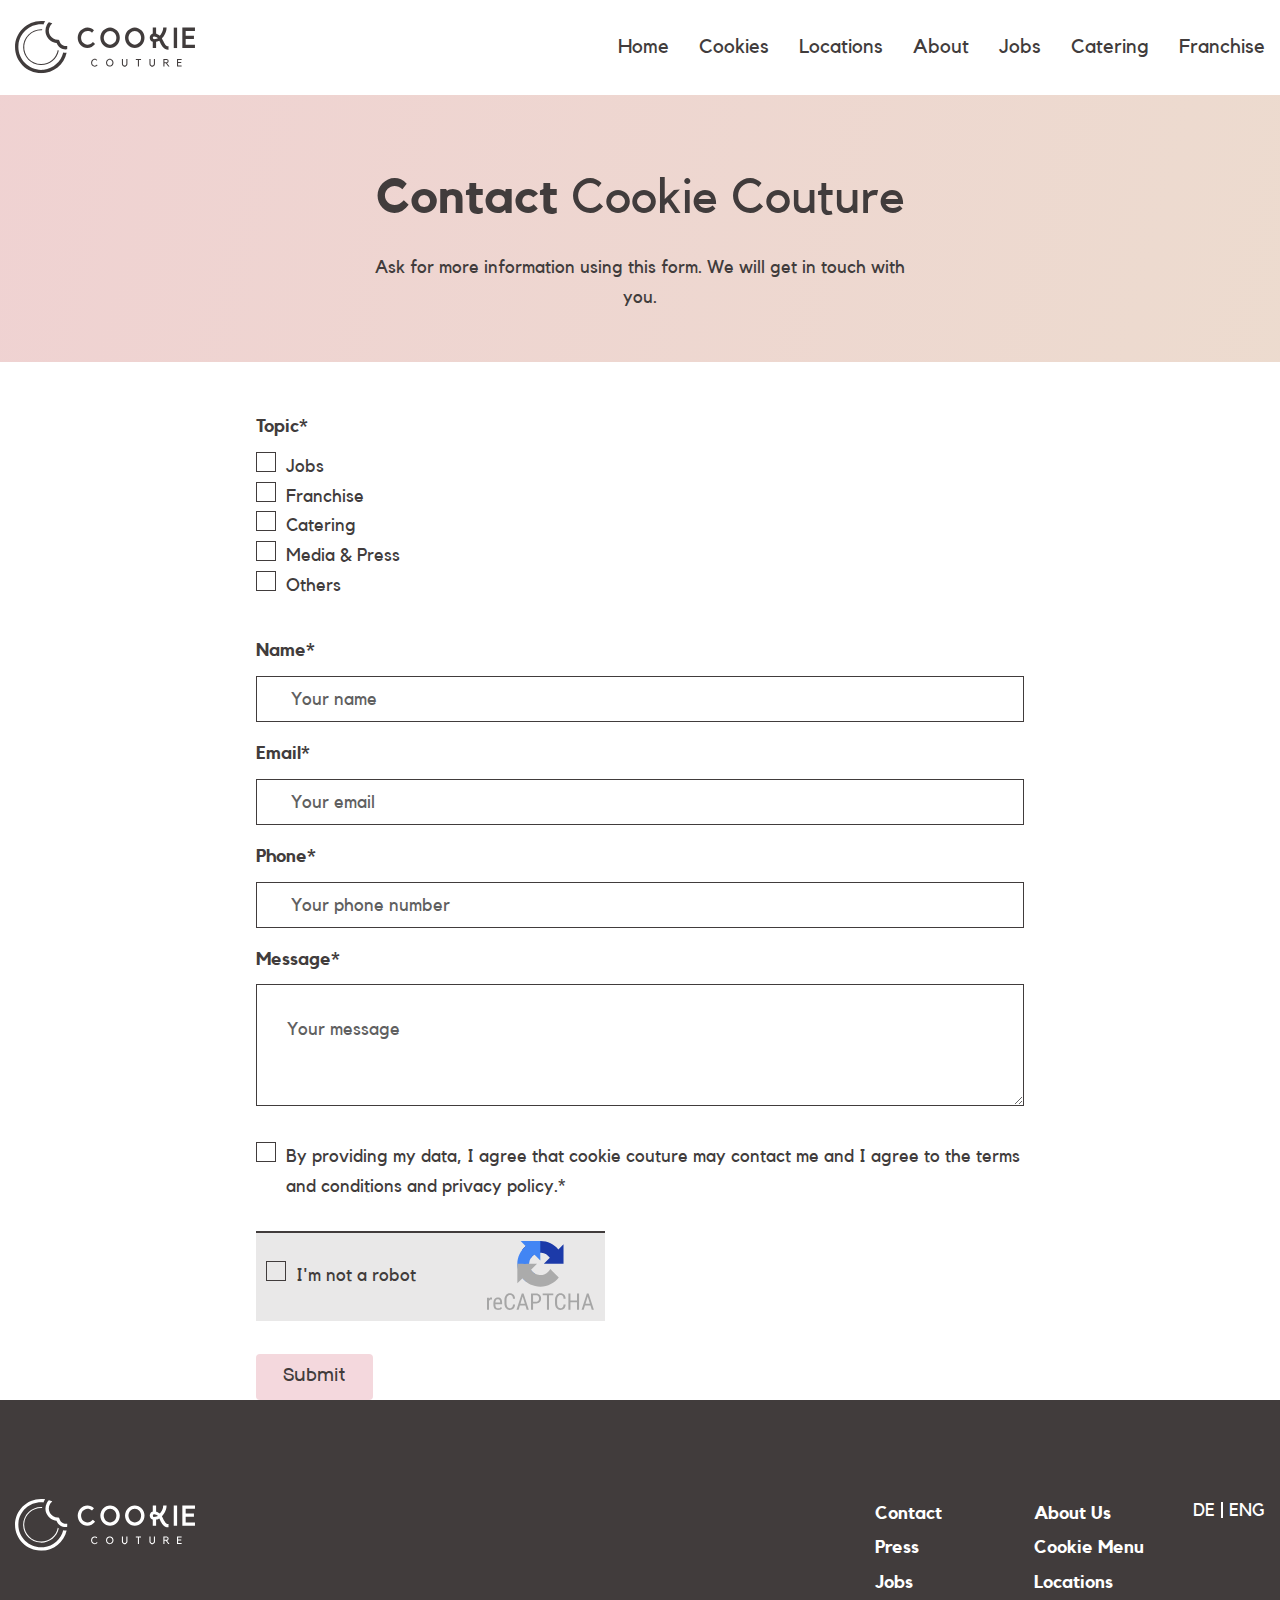
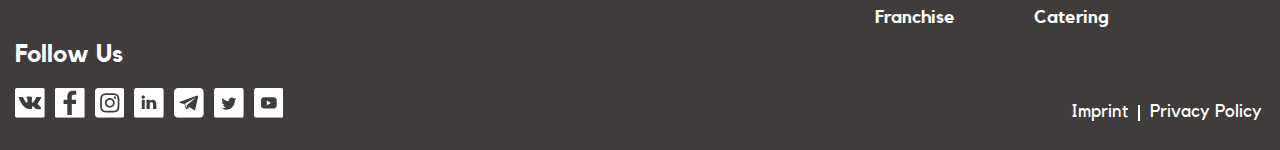
<file: contact.html>
<!DOCTYPE html>
<html lang="en">

<head>
	<title>HomePage</title>
	<meta charset="UTF-8">
	<meta name="format-detection" content="telephone=no">
	<!-- <style>body{opacity: 0;}</style> -->
	<link rel="stylesheet" href="css/style.min.css?_v=20240816143219">
	<link rel="apple-touch-icon" sizes="180x180" href="img/favicons/apple-touch-icon.webp">
	<link rel="icon" type="image.webp" sizes="32x32" href="img/favicons/favicon-32x32.webp">
	<link rel="icon" type="image.webp" sizes="16x16" href="img/favicons/favicon-16x16.webp">
	<link rel="manifest" href="img/favicons/site.webmanifest">
	<link rel="mask-icon" href="img/favicons/safari-pinned-tab.svg" color="#5bbad5">
	<link rel="shortcut icon" href="img/favicons/favicon.ico">
	<meta name="msapplication-TileColor" content="#2b5797">
	<meta name="msapplication-config" content="img/favicons/browserconfig.xml">
	<meta name="theme-color" content="#ffffff">
	<!-- <meta name="robots" content="noindex, nofollow"> -->
	<meta name="viewport" content="width=device-width, initial-scale=1.0">
</head>

<body>
	<div class="wrapper">
		<header class="header">
			<div class="header__container">
				<a href="#" class="header__logo-item">
					<img src="img/header/logo.svg" alt="The company's logo" class="header__image">
				</a>
				<div class="header__menu menu">
					<nav class="menu__body">
						<ul class="menu__list">
							<li class="menu__item"><a href="index.html" class="menu__link">Home</a></li>
							<li class="menu__item"><a href="cookies.html" class="menu__link">Cookies</a></li>
							<li class="menu__item"><a data-goto-header data-goto-top="30" data-goto-speed="1500" data-goto=".location" href="#" class="menu__link">Locations</a></li>
							<li class="menu__item"><a href="about-us.html" class="menu__link">About</a></li>
							<li class="menu__item"><a href="jobs.html" class="menu__link">Jobs</a></li>
							<li class="menu__item"><a href="catering.html" class="menu__link">Catering</a></li>
							<li class="menu__item"><a href="franchese.html" class="menu__link">Franchise</a></li>
						</ul>
					</nav>
					<button type="button" class="menu__icon icon-menu"><span></span></button>
				</div>
			</div>
		</header>
		<main class="page-contact">
			<div class="contact">
				<div class="contact__container">
					<div class="contact__content">
						<div class="contact__title">
							<h1><span>Contact</span> Cookie Couture</h1>
						</div>
						<div class="contact__text">
							<p>Ask for more information using this form. We will get in touch with you.</p>
						</div>
					</div>
				</div>
			</div>
			<div class="job-form">
				<div class="job-form__container">
					<div class="job-form__content">
						<form action="#" class="job-form__form form">
							<div class="form__jobs-item">
								<div class="form__title">
									<h1>Topic*</h1>
								</div>
								<div class="form__check-items">
									<div class="checkbox">
										<input id="jobs" data-error="Error" class="checkbox__input" type="checkbox" value="1" name="form[]">
										<label for="jobs" class="checkbox__label"><span class="checkbox__text">Jobs</span></label>
									</div>
									<div class="checkbox">
										<input id="franchise" data-error="Error" class="checkbox__input" type="checkbox" value="2" name="form[]">
										<label for="franchise" class="checkbox__label"><span class="checkbox__text">Franchise</span></label>
									</div>
									<div class="checkbox">
										<input id="catering" data-error="Error" class="checkbox__input" type="checkbox" value="3" name="form[]">
										<label for="catering" class="checkbox__label"><span class="checkbox__text">Catering</span></label>
									</div>
									<div class="checkbox">
										<input id="media" data-error="Error" class="checkbox__input" type="checkbox" value="4" name="form[]">
										<label for="media" class="checkbox__label"><span class="checkbox__text">Media &
												Press</span></label>
									</div>
									<div class="checkbox">
										<input id="others" data-error="Error" class="checkbox__input" type="checkbox" value="5" name="form[]">
										<label for="others" class="checkbox__label"><span class="checkbox__text">Others</span></label>
									</div>
								</div>
							</div>
							<div class="form__info-user">
								<div class="form__info-item">
									<div class="form__title">
										<h2>Name*</h2>
									</div>
									<div class="from__input-item">
										<input autocomplete="off" type="text" name="form[]" data-error="Error" data-required="email" placeholder="Your name" class="input">
									</div>
								</div>
								<div class="form__info-item">
									<div class="form__title">
										<h2>Email*</h2>
									</div>
									<div class="from__input-item">
										<input autocomplete="off" type="email" name="form[]" data-error="Incorrect email entered" data-required="email" placeholder="Your email" class="input">
									</div>
								</div>
								<div class="form__info-item">
									<div class="form__title">
										<h2>Phone*</h2>
									</div>
									<div class="from__input-item">
										<input autocomplete="off" type="tel" name="form[]" data-error="Error" data-required="email" placeholder="Your phone number" class="input">
									</div>
								</div>
								<div class="form__info-item">
									<div class="form__title">
										<h2>Message*</h2>
									</div>
									<div class="from__input-item">
										<textarea name="message" id="">Your message</textarea>
									</div>
								</div>
							</div>
							<div class="form__agreement-item">
								<div class="checkbox">
									<input id="agree" data-error="Error" class="checkbox__input" type="checkbox" value="6" name="form[]">
									<label for="agree" class="checkbox__label"><span class="checkbox__text">By providing my data,
											I agree that cookie couture may contact me and I agree to the terms and conditions and
											privacy policy.*</span></label>
								</div>
							</div>
							<div class="form__captcha-item">
								<div class="checkbox">
									<input id="captcha" data-error="Error" class="checkbox__input" type="checkbox" value="7" name="form[]">
									<label for="captcha" class="checkbox__label"><span class="checkbox__text">I'm not a
											robot</span></label>
								</div>
								<div class="form__image-item">
									<img src="img/main/8-contact/recaptcha-seeklogo.svg" alt="The icon of reCaptcha" class="form__image">
								</div>
								<!--
                        <div class="form__pictures-item">
                           <div class="form__picture-item">

                           </div>
                        </div>
                        -->
							</div>
							<button class="form__btn-submit" type="submit">Submit</button>
						</form>
					</div>
				</div>
			</div>
		</main>
		<footer class="footer">
			<div class="footer__container">
				<div class="footer__logo-widget-items">
					<a href="#" class="footer__logo-item">
						<img src="img/footer/logo-white.svg" alt="The company's logo" class="footer__image">
					</a>
					<div class="footer__widget-item widget-item">
						<ul class="widget-item__list">
							<li><a href="contact.html" class="widget-item__link">Contact</a></li>
							<li><a href="#" class="widget-item__link">Press</a></li>
							<li><a href="jobs.html" class="widget-item__link">Jobs</a></li>
							<li><a href="franchese.html" class="widget-item__link">Franchise</a></li>
						</ul>
						<ul class="widget-item__list">
							<li><a href="about-us.html" class="widget-item__link">About Us</a></li>
							<li><a href="cookies.html" class="widget-item__link">Cookie Menu</a></li>
							<li><a data-goto-header data-goto-top="30" data-goto-speed="1500" data-goto=".location" href="#" class="widget-item__link">Locations</a></li>
							<li><a href="catering.html" class="widget-item__link">Catering</a></li>
						</ul>
						<div class="widget-item__languages">
							<a href="https://ganicus8098.github.io/cookie-de/" class="widget-item__de-link">DE</a>
							<div class="widget-item__slash-item"></div>
							<a href=" https://ganicus8098.github.io/cookies/" class="widget-item__eng-link">ENG</a>
						</div>
					</div>
				</div>
				<div class="footer__social-terms-items">
					<div class="footer__socials">
						<div class="footer__title">
							<h1>Follow us</h1>
						</div>
						<ul class="footer__social-list">
							<li class="footer__item">
								<a href="https://www.vk.com/" class="footer__link">
									<svg class="footer__vk-icon">
										<use xlink:href="img/icons/icons.svg#vk"></use>
									</svg>
								</a>
							</li>
							<li class="footer__item">
								<a href="https://www.facebook.com/" class="footer__link">
									<svg class="footer__facebook-icon">
										<use xlink:href="img/icons/icons.svg#facebook"></use>
									</svg>
								</a>
							</li>
							<li class="footer__item">
								<a href="https://www.instagram.com/" class="footer__link">
									<svg class="footer__instagram-icon">
										<use xlink:href="img/icons/icons.svg#instagram"></use>
									</svg>
								</a>
							</li>
							<li class="footer__item">
								<a href="https://www.linkedin.com/" class="footer__link">
									<svg class="footer__linkedin-icon">
										<use xlink:href="img/icons/icons.svg#linkedin"></use>
									</svg>
								</a>
							</li>
							<li class="footer__item">
								<a href="https://www.telegram.com/" class="footer__link">
									<svg class="footer__telegram-icon">
										<use xlink:href="img/icons/icons.svg#telegram"></use>
									</svg>
								</a>
							</li>
							<li class="footer__item">
								<a href="https://www.twitter.com/" class="footer__link">
									<svg class="footer__twitter-icon">
										<use xlink:href="img/icons/icons.svg#twitter"></use>
									</svg>
								</a>
							</li>
							<li class="footer__item">
								<a href="https://www.youtube.com/" class="footer__link">
									<svg class="footer__youtube-icon">
										<use xlink:href="img/icons/icons.svg#youtube"></use>
									</svg>
								</a>
							</li>
						</ul>
					</div>
					<div class="footer__terms">
						<a href="imprint.html" class="footer__imprint">Imprint</a>
						<div class="footer__slash"></div>
						<a href="policy.html" class="footer__policy">Privacy Policy</a>
					</div>
				</div>
			</div>
		</footer>
	</div>
	<script src="js/app.min.js?_v=20240816143219"></script>
</body>

</html>
</file>
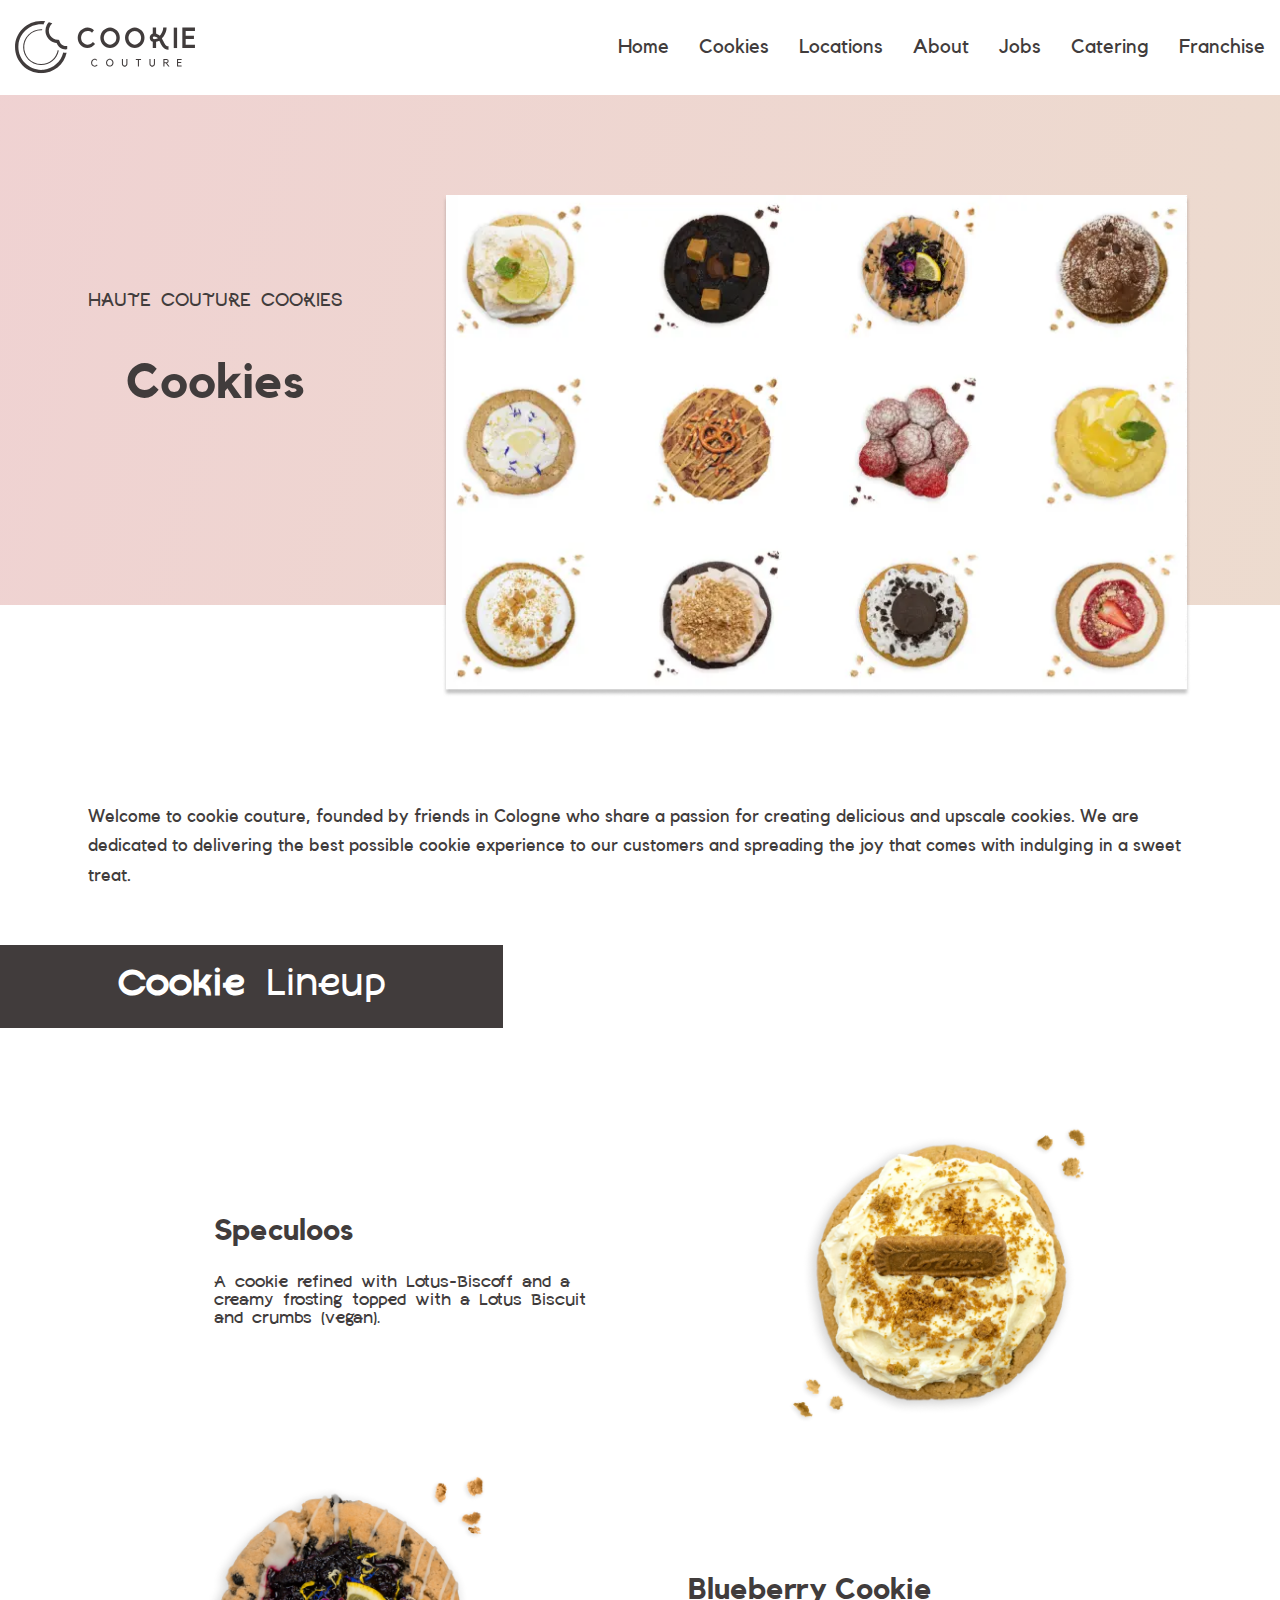
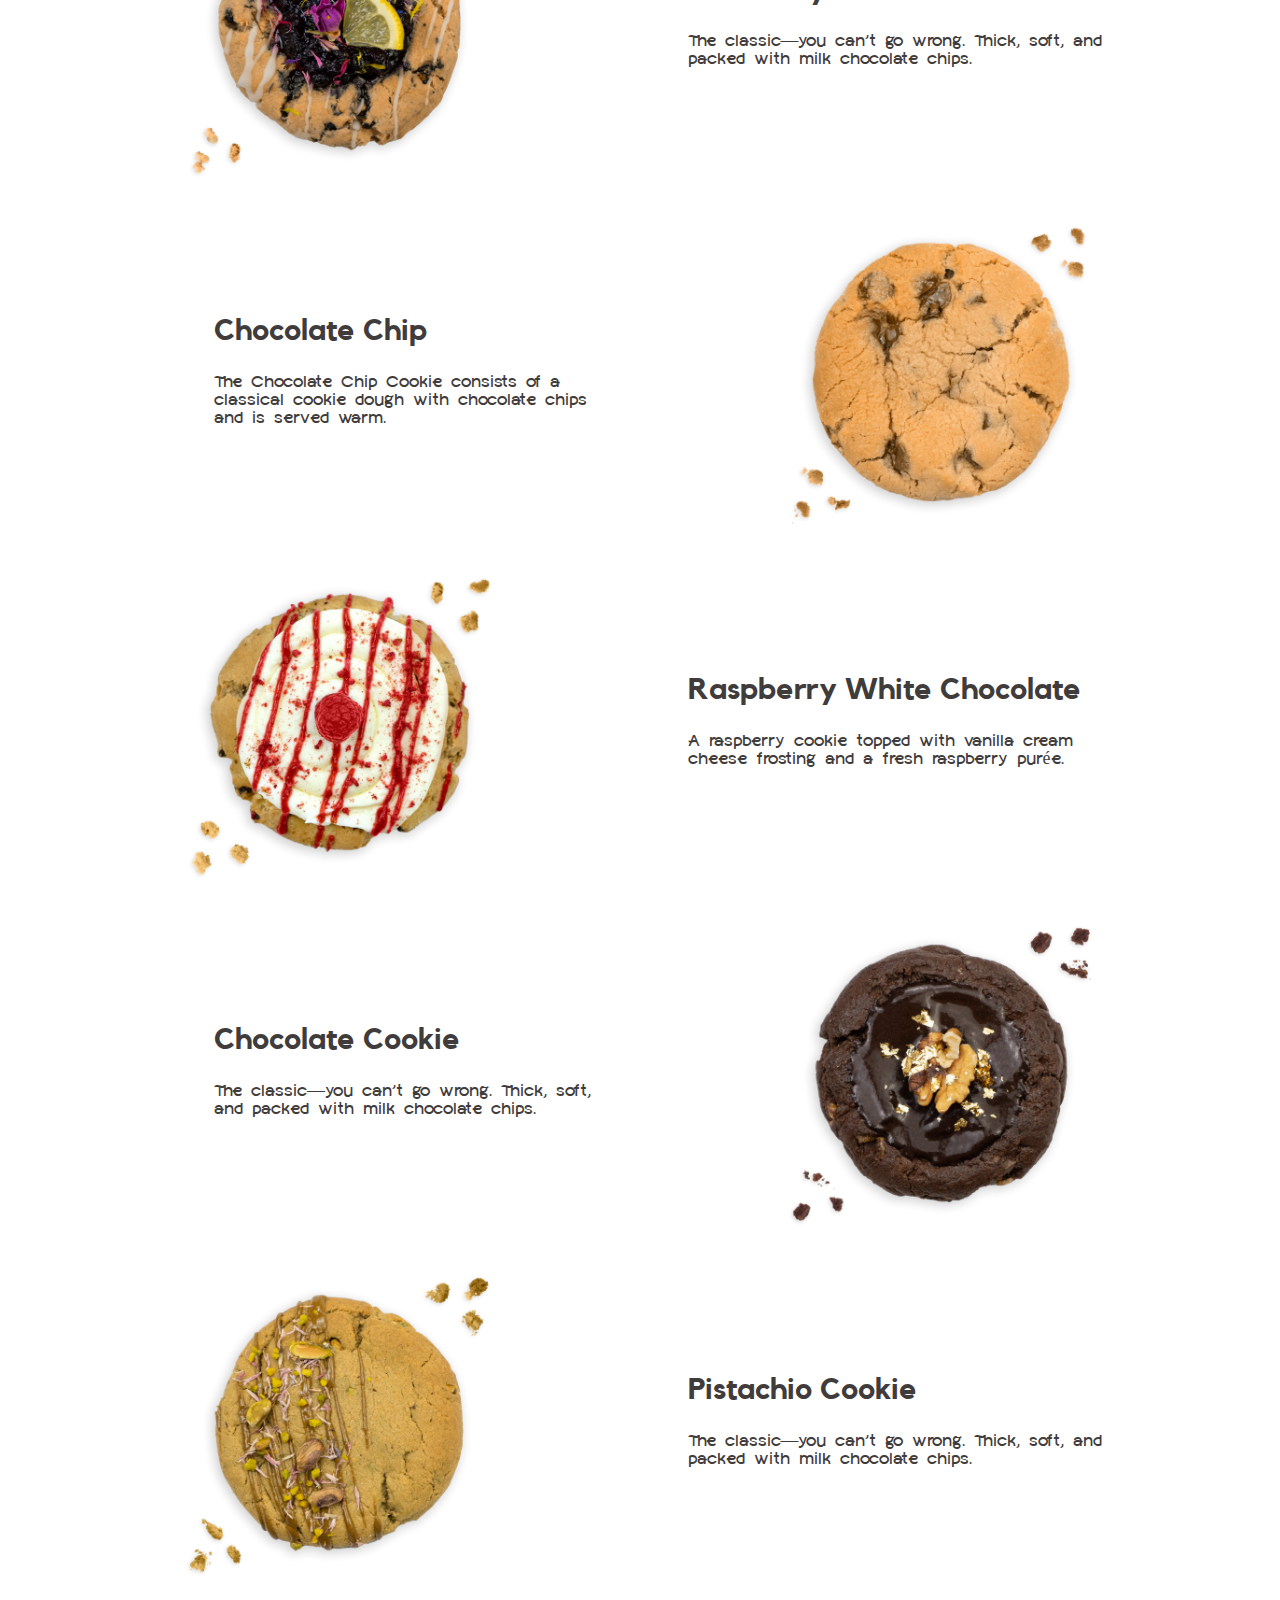
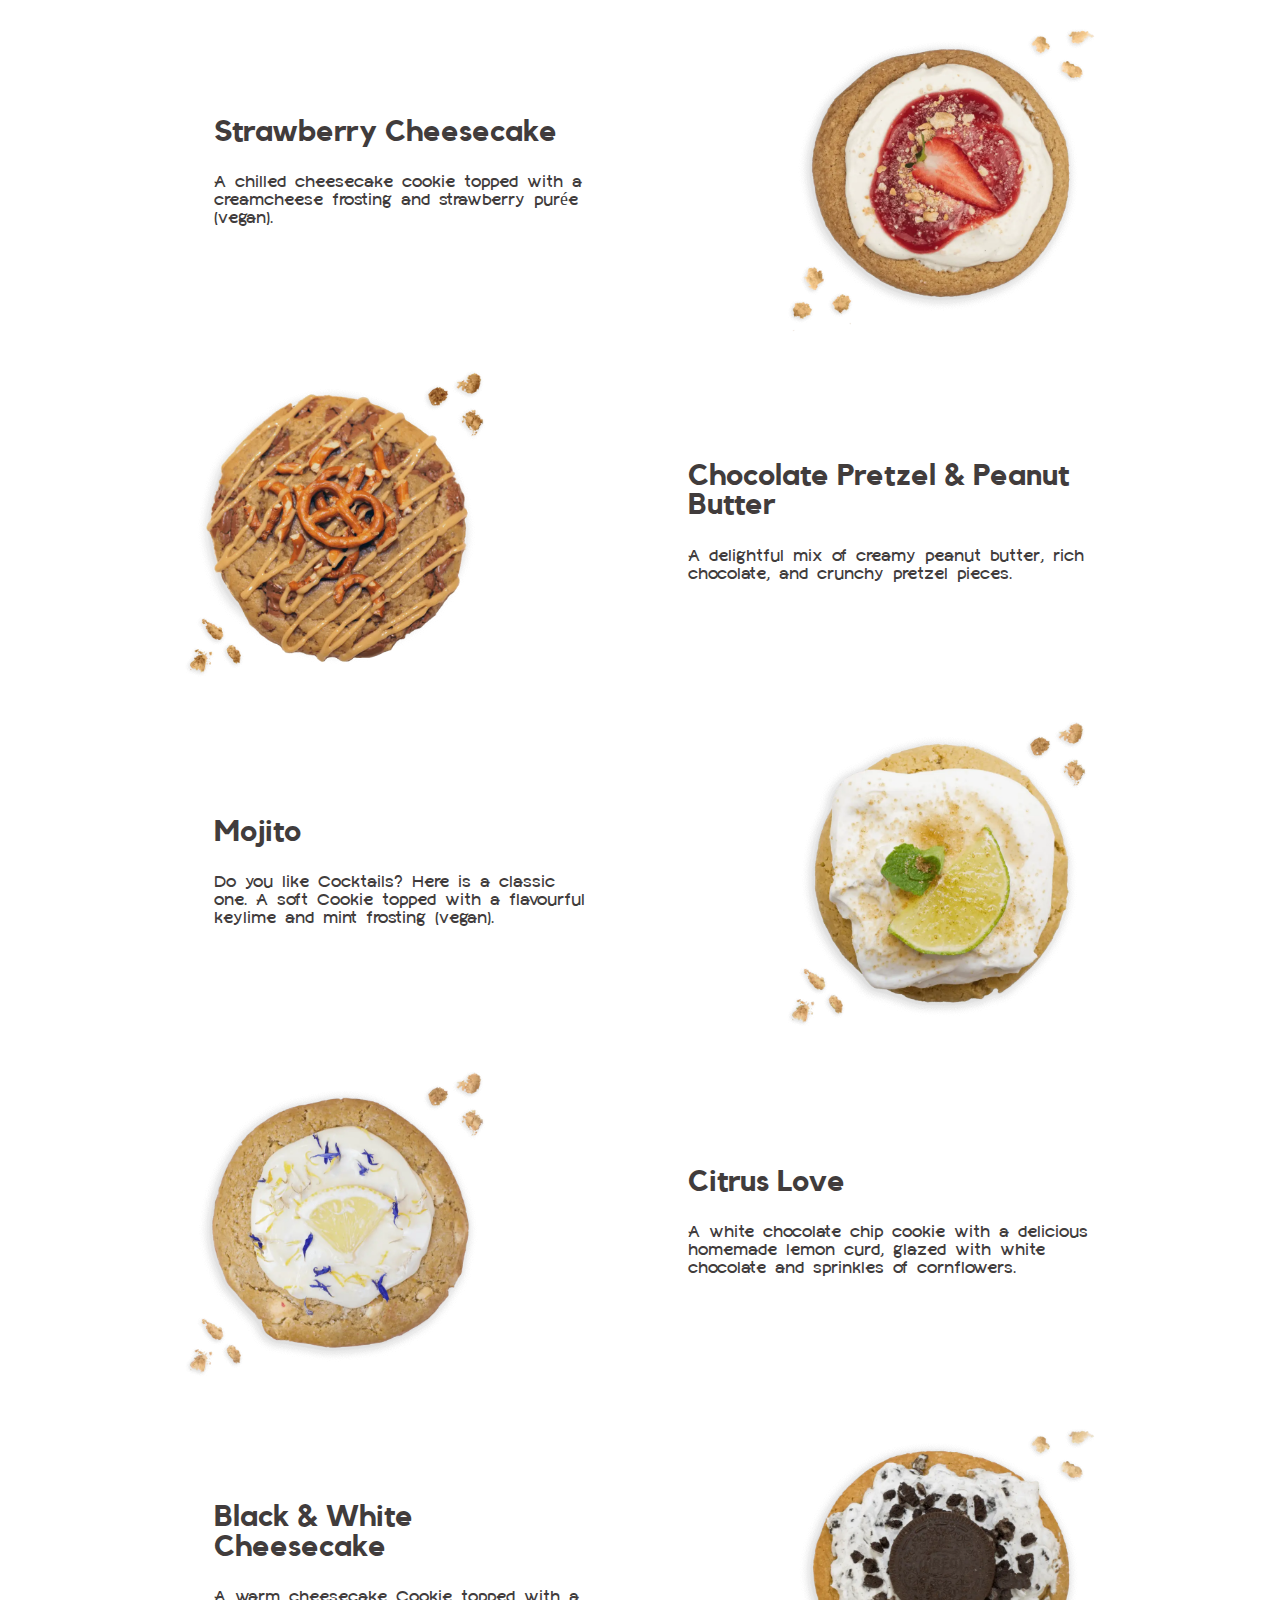
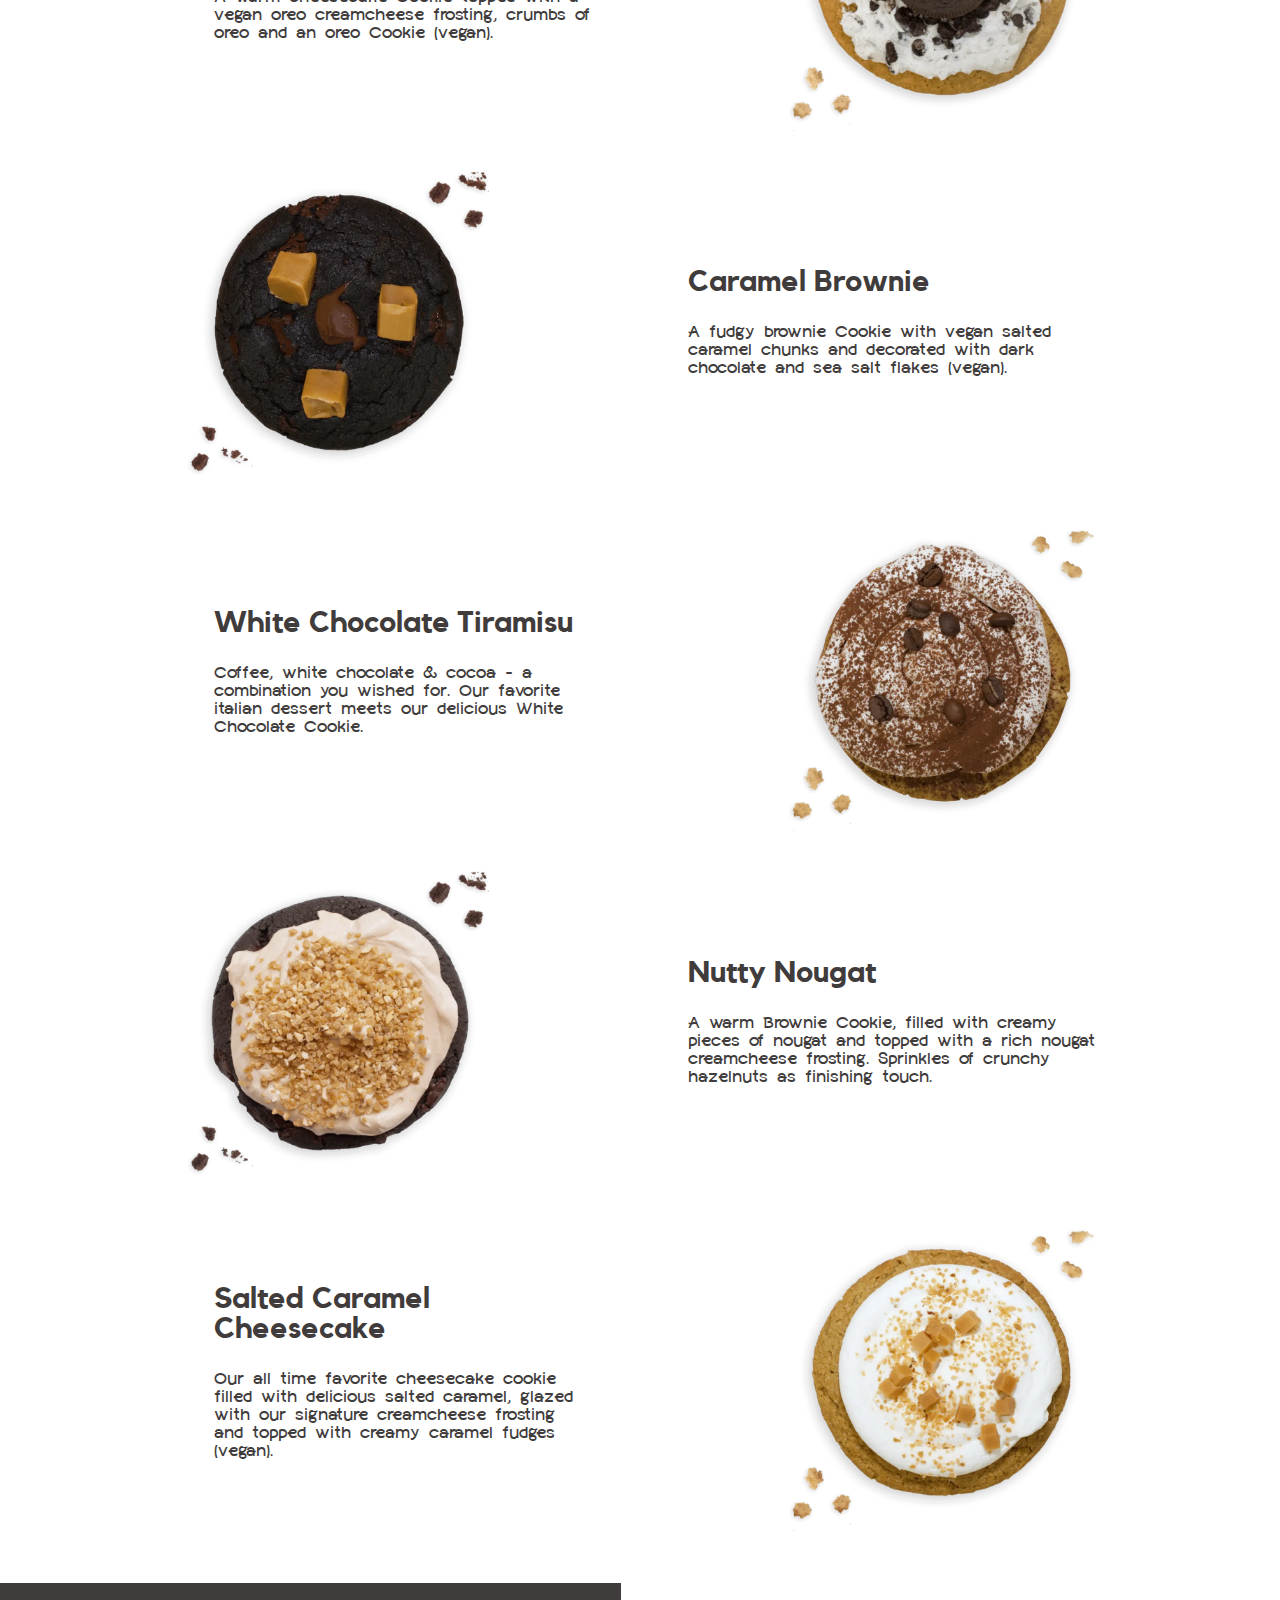
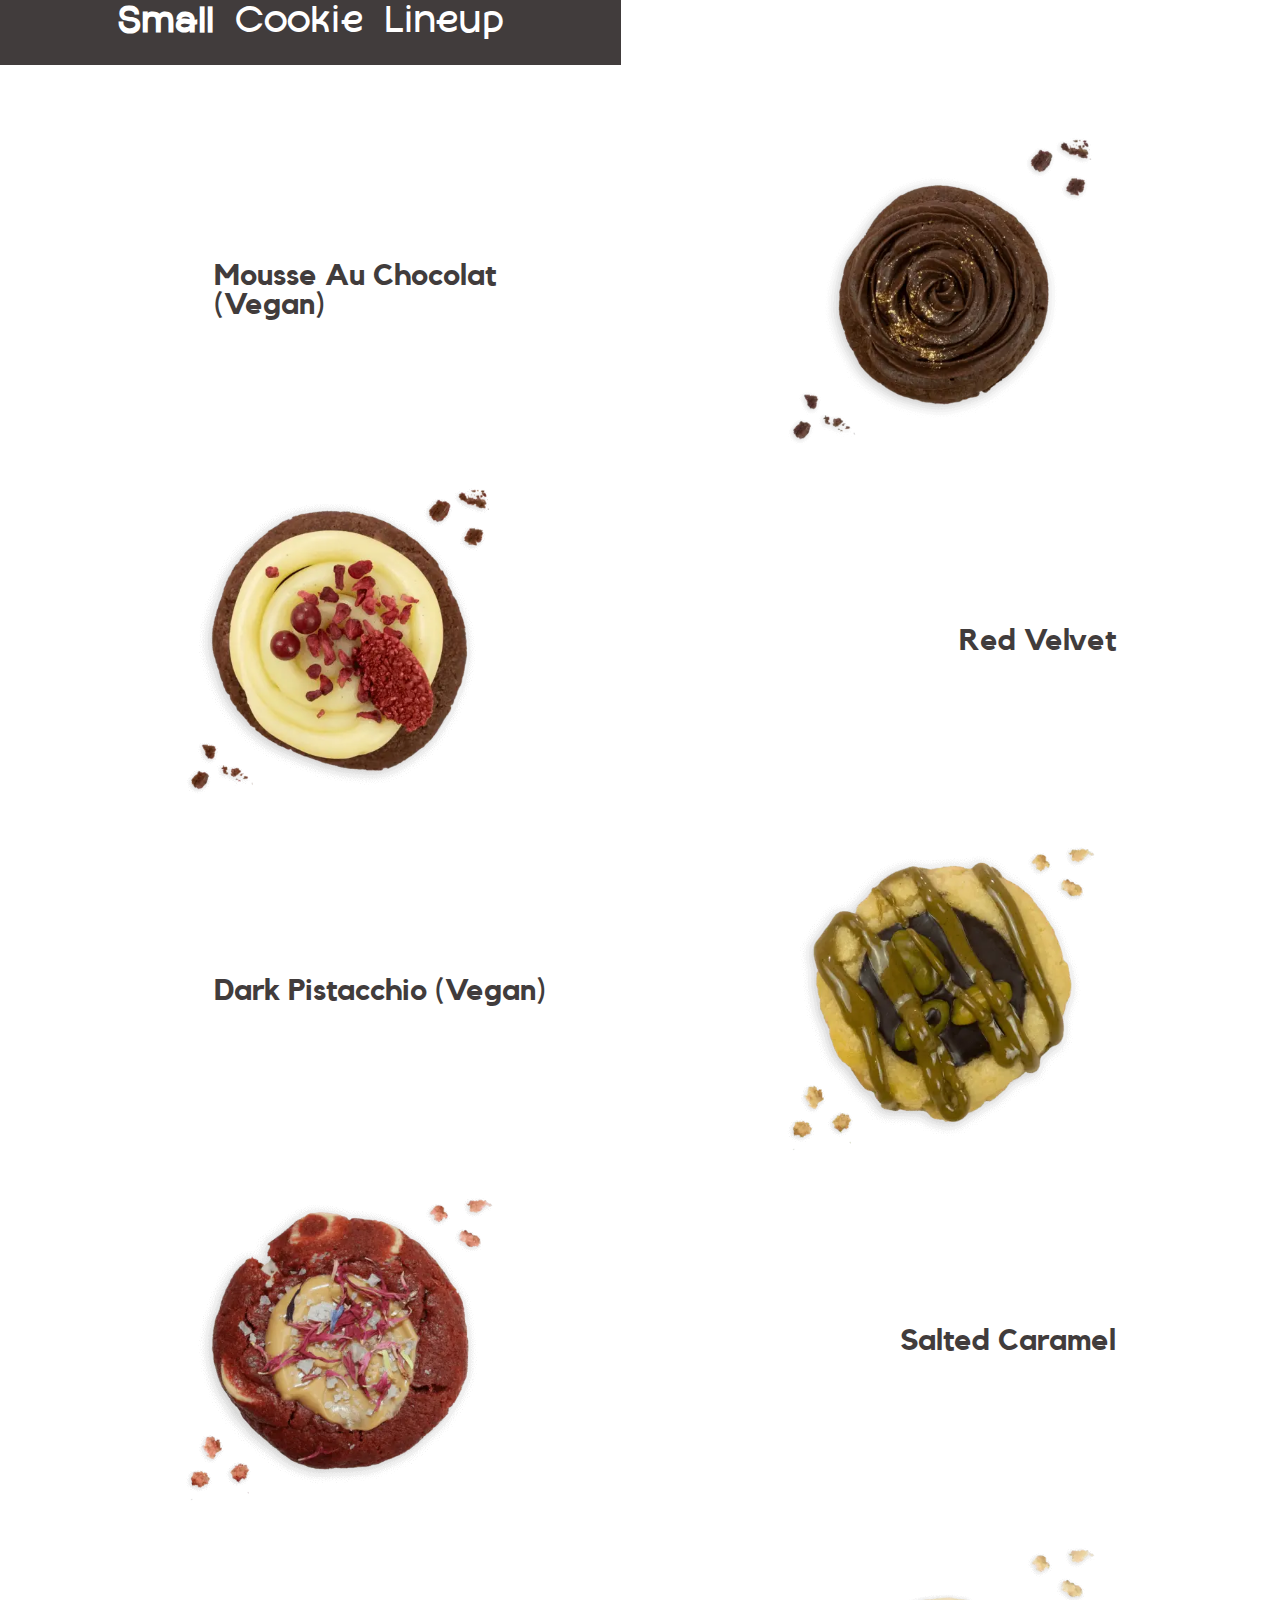
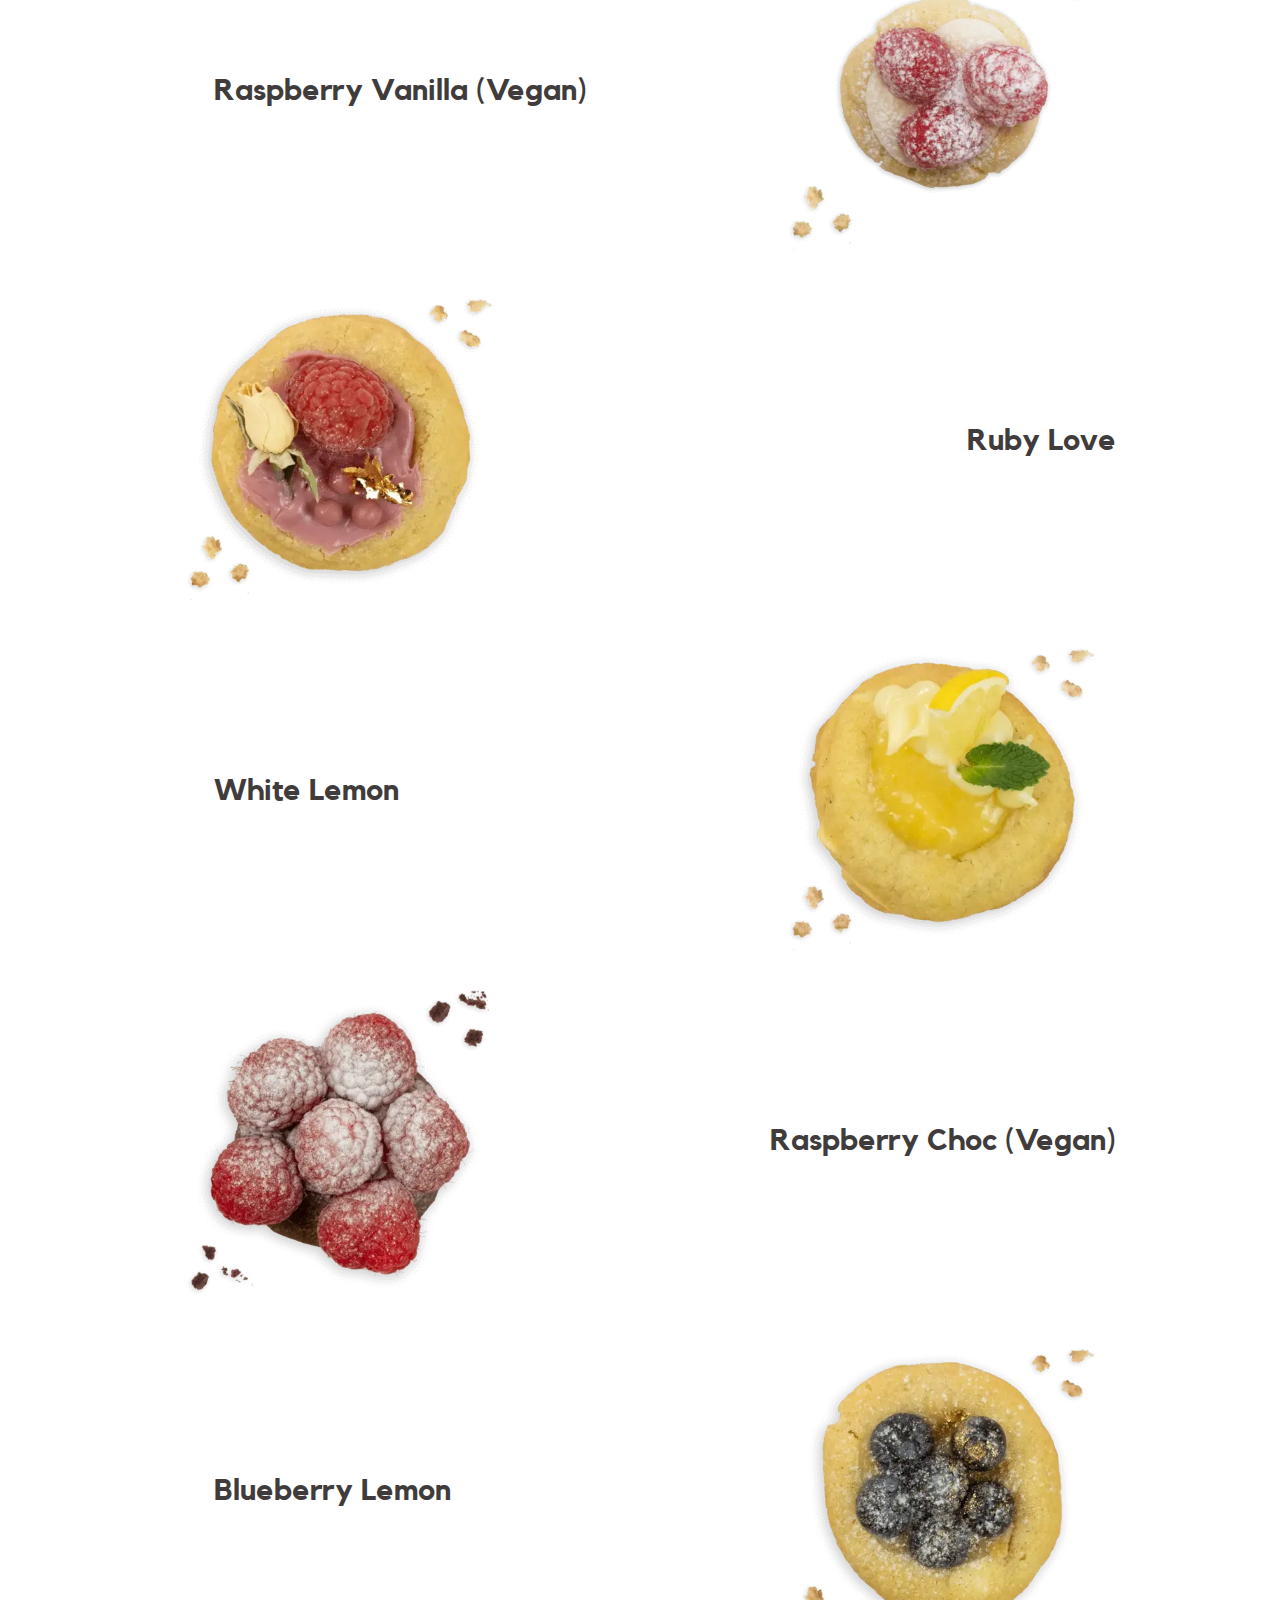
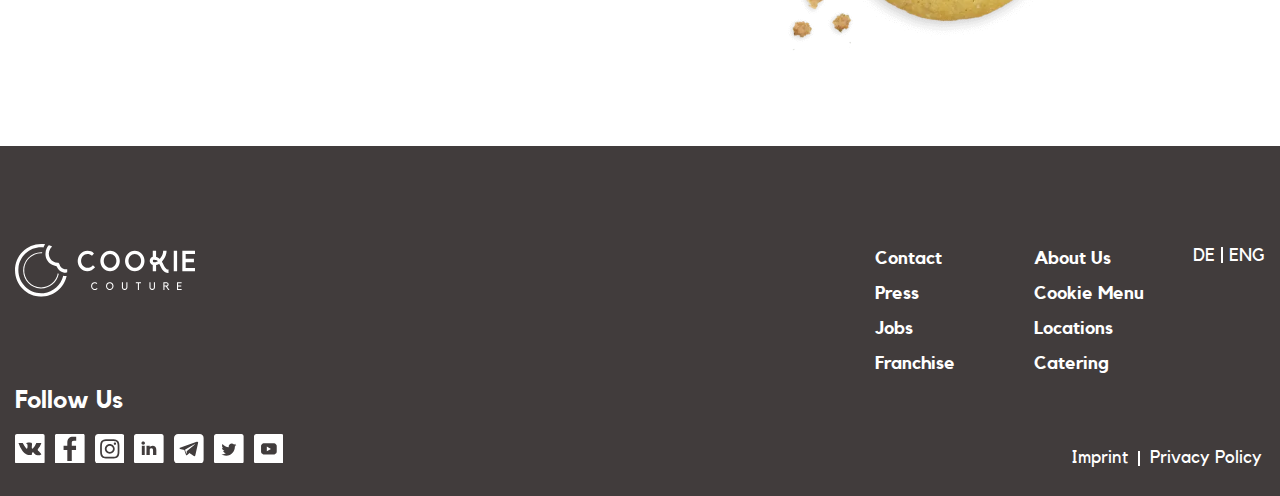
<file: cookies.html>
<!DOCTYPE html>
<html lang="en">

<head>
	<title>HomePage</title>
	<meta charset="UTF-8">
	<meta name="format-detection" content="telephone=no">
	<!-- <style>body{opacity: 0;}</style> -->
	<link rel="stylesheet" href="css/style.min.css?_v=20240816143219">
	<link rel="apple-touch-icon" sizes="180x180" href="img/favicons/apple-touch-icon.webp">
	<link rel="icon" type="image.webp" sizes="32x32" href="img/favicons/favicon-32x32.webp">
	<link rel="icon" type="image.webp" sizes="16x16" href="img/favicons/favicon-16x16.webp">
	<link rel="manifest" href="img/favicons/site.webmanifest">
	<link rel="mask-icon" href="img/favicons/safari-pinned-tab.svg" color="#5bbad5">
	<link rel="shortcut icon" href="img/favicons/favicon.ico">
	<meta name="msapplication-TileColor" content="#2b5797">
	<meta name="msapplication-config" content="img/favicons/browserconfig.xml">
	<meta name="theme-color" content="#ffffff">
	<!-- <meta name="robots" content="noindex, nofollow"> -->
	<meta name="viewport" content="width=device-width, initial-scale=1.0">
</head>

<body>
	<div class="wrapper">
		<header class="header">
			<div class="header__container">
				<a href="#" class="header__logo-item">
					<img src="img/header/logo.svg" alt="The company's logo" class="header__image">
				</a>
				<div class="header__menu menu">
					<nav class="menu__body">
						<ul class="menu__list">
							<li class="menu__item"><a href="index.html" class="menu__link">Home</a></li>
							<li class="menu__item"><a href="cookies.html" class="menu__link">Cookies</a></li>
							<li class="menu__item"><a data-goto-header data-goto-top="30" data-goto-speed="1500" data-goto=".location" href="#" class="menu__link">Locations</a></li>
							<li class="menu__item"><a href="about-us.html" class="menu__link">About</a></li>
							<li class="menu__item"><a href="jobs.html" class="menu__link">Jobs</a></li>
							<li class="menu__item"><a href="catering.html" class="menu__link">Catering</a></li>
							<li class="menu__item"><a href="franchese.html" class="menu__link">Franchise</a></li>
						</ul>
					</nav>
					<button type="button" class="menu__icon icon-menu"><span></span></button>
				</div>
			</div>
		</header>
		<main class="page-cookies">
			<div class="cookies">
				<div class="catering__container">
					<div class="cookies__content">
						<div class="cookies__title-left title-left">
							<div class="title-left__text">
								<p>HAUTE COUTURE COOKIES</p>
							</div>
							<div class="title-left__title">
								<h1>Cookies</h1>
							</div>
						</div>
						<div class="cookies__picture-items">
							<div class="cookies__picture-item">
								<div class="cookies__image-item">
									<img src="img/main/gallary/our-cookies.webp" alt="The picture of delicious cookies" class="cookies__image">
								</div>
							</div>
						</div>
					</div>
				</div>
			</div>
			<div class="article">
				<div class="article__container">
					<div class="article__text">
						<p>
							Welcome to cookie couture, founded by friends in Cologne who share a passion for creating delicious
							and upscale cookies. We are dedicated to delivering the best possible cookie experience to our
							customers and spreading the joy that comes with indulging in a sweet treat.
						</p>
					</div>
				</div>
			</div>
			<div class="collection">
				<a href="#" class="collection__link"></a>
				<div class="collection__container">
					<div class="collection__white-title white-title">
						<div class="white-title__title">
							<h1><span>Cookie</span> Lineup</h1>
						</div>
					</div>
					<div class="collection__cookies-item">
						<div class="collection__card-cookie card-cookie">
							<div class="card-cookie__title-items">
								<div class="card-cookie__title">
									<h2>Speculoos</h2>
								</div>
								<div class="card-cookie__text">
									<p>A cookie refined with Lotus-Biscoff and a creamy frosting topped with a Lotus Biscuit
										and
										crumbs (vegan).</p>
								</div>
							</div>
							<div class="card-cookie__pictures-item">
								<div class="card-cookie__picture-item">
									<div class="card-cookie__image-item">
										<img src="img/main/2-collection/lotus.webp" alt="The picture of 'lotus' cookie " class="card-cookie__image">
									</div>
								</div>
							</div>
						</div>
						<div class="collection__card-revers card-revers">
							<div class="card-revers__pictures-item">
								<div class="card-revers__picture-item">
									<div class="card-revers__image-item">
										<img src="img/main/2-collection/blueberry.webp" alt="The picture of 'blueberry' cookie " class="card-revers__image">
									</div>
								</div>
							</div>
							<div class="card-revers__title-items">
								<div class="card-revers__title">
									<h2>Blueberry Cookie</h2>
								</div>
								<div class="card-revers__text">
									<p>The classic—you can't go wrong. Thick, soft, and packed with milk chocolate chips.</p>
								</div>
							</div>
						</div>
						<div class="collection__card-cookie card-cookie">
							<div class="card-cookie__title-items">
								<div class="card-cookie__title">
									<h2>Chocolate Chip</h2>
								</div>
								<div class="card-cookie__text">
									<p>The Chocolate Chip Cookie consists of a classical cookie dough with chocolate chips and
										is
										served warm.</p>
								</div>
							</div>
							<div class="card-cookie__pictures-item">
								<div class="card-cookie__picture-item">
									<div class="card-cookie__image-item">
										<img src="img/main/2-collection/chocolate-chip.webp" alt="The picture of 'chocolate chip' cookie " class="card-cookie__image">
									</div>
								</div>
							</div>
						</div>
						<div class="collection__card-revers card-revers">
							<div class="card-revers__pictures-item">
								<div class="card-revers__picture-item">
									<div class="card-revers__image-item">
										<img src="img/main/2-collection/rasberry.webp" alt="The picture of 'rasberry' cookie " class="card-revers__image">
									</div>
								</div>
							</div>
							<div class="card-revers__title-items">
								<div class="card-revers__title">
									<h2>Raspberry White Chocolate</h2>
								</div>
								<div class="card-revers__text">
									<p>A raspberry cookie topped with vanilla cream cheese frosting and a fresh raspberry
										purée.
									</p>
								</div>
							</div>
						</div>
						<div class="collection__card-cookie card-cookie">
							<div class="card-cookie__title-items">
								<div class="card-cookie__title">
									<h2>Chocolate Cookie</h2>
								</div>
								<div class="card-cookie__text">
									<p>The classic—you can't go wrong. Thick, soft, and packed with milk chocolate chips.</p>
								</div>
							</div>
							<div class="card-cookie__pictures-item">
								<div class="card-cookie__picture-item">
									<div class="card-cookie__image-item">
										<img src="img/main/2-collection/chocolate.webp" alt="The picture of 'chocolate' cookie " class="card-cookie__image">
									</div>
								</div>
							</div>
						</div>
						<div class="collection__card-revers card-revers">
							<div class="card-revers__pictures-item">
								<div class="card-revers__picture-item">
									<div class="card-revers__image-item">
										<img src="img/main/2-collection/pistachio.webp" alt="The picture of 'pistachio' cookie " class="card-revers__image">
									</div>
								</div>
							</div>
							<div class="card-revers__title-items">
								<div class="card-revers__title">
									<h2>Pistachio Cookie</h2>
								</div>
								<div class="card-revers__text">
									<p>The classic—you can't go wrong. Thick, soft, and packed with milk chocolate chips.</p>
								</div>
							</div>
						</div>
						<div class="collection__card-cookie card-cookie">
							<div class="card-cookie__title-items">
								<div class="card-cookie__title">
									<h2>Strawberry Cheesecake</h2>
								</div>
								<div class="card-cookie__text">
									<p>A chilled cheesecake cookie topped with a creamcheese frosting and strawberry purée
										(vegan).</p>
								</div>
							</div>
							<div class="card-cookie__pictures-item">
								<div class="card-cookie__picture-item">
									<div class="card-cookie__image-item">
										<img src="img/main/9-cookies/strawberry.webp" alt="The picture of 'chocolate' cookie " class="card-cookie__image">
									</div>
								</div>
							</div>
						</div>
						<div class="collection__card-revers card-revers">
							<div class="card-revers__pictures-item">
								<div class="card-revers__picture-item">
									<div class="card-revers__image-item">
										<img src="img/main/9-cookies/pretzel.webp" alt="The picture of 'pistachio' cookie " class="card-revers__image">
									</div>
								</div>
							</div>
							<div class="card-revers__title-items">
								<div class="card-revers__title">
									<h2>Chocolate Pretzel & Peanut Butter</h2>
								</div>
								<div class="card-revers__text">
									<p>A delightful mix of creamy peanut butter, rich chocolate, and crunchy pretzel pieces.</p>
								</div>
							</div>
						</div>
						<div class="collection__card-cookie card-cookie">
							<div class="card-cookie__title-items">
								<div class="card-cookie__title">
									<h2>Mojito</h2>
								</div>
								<div class="card-cookie__text">
									<p>Do you like Cocktails? Here is a classic one. A soft Cookie topped with a flavourful
										keylime and mint frosting (vegan).</p>
								</div>
							</div>
							<div class="card-cookie__pictures-item">
								<div class="card-cookie__picture-item">
									<div class="card-cookie__image-item">
										<img src="img/main/9-cookies/mojito.webp" alt="The picture of 'chocolate' cookie " class="card-cookie__image">
									</div>
								</div>
							</div>
						</div>
						<div class="collection__card-revers card-revers">
							<div class="card-revers__pictures-item">
								<div class="card-revers__picture-item">
									<div class="card-revers__image-item">
										<img src="img/main/9-cookies/citrus.webp" alt="The picture of 'pistachio' cookie " class="card-revers__image">
									</div>
								</div>
							</div>
							<div class="card-revers__title-items">
								<div class="card-revers__title">
									<h2>Citrus Love</h2>
								</div>
								<div class="card-revers__text">
									<p>A white chocolate chip cookie with a delicious homemade lemon curd, glazed with white
										chocolate and sprinkles of cornflowers.</p>
								</div>
							</div>
						</div>
						<div class="collection__card-cookie card-cookie">
							<div class="card-cookie__title-items">
								<div class="card-cookie__title">
									<h2>Black & White Cheesecake</h2>
								</div>
								<div class="card-cookie__text">
									<p>A warm cheesecake Cookie topped with a vegan oreo creamcheese frosting, crumbs of oreo and
										an oreo Cookie (vegan).</p>
								</div>
							</div>
							<div class="card-cookie__pictures-item">
								<div class="card-cookie__picture-item">
									<div class="card-cookie__image-item">
										<img src="img/main/9-cookies/black-white.webp" alt="The picture of 'chocolate' cookie " class="card-cookie__image">
									</div>
								</div>
							</div>
						</div>
						<div class="collection__card-revers card-revers">
							<div class="card-revers__pictures-item">
								<div class="card-revers__picture-item">
									<div class="card-revers__image-item">
										<img src="img/main/9-cookies/caramel.webp" alt="The picture of 'pistachio' cookie " class="card-revers__image">
									</div>
								</div>
							</div>
							<div class="card-revers__title-items">
								<div class="card-revers__title">
									<h2>Caramel Brownie</h2>
								</div>
								<div class="card-revers__text">
									<p>A fudgy brownie Cookie with vegan salted caramel chunks and decorated with dark chocolate
										and sea salt flakes (vegan).</p>
								</div>
							</div>
						</div>
						<div class="collection__card-cookie card-cookie">
							<div class="card-cookie__title-items">
								<div class="card-cookie__title">
									<h2>White Chocolate Tiramisu</h2>
								</div>
								<div class="card-cookie__text">
									<p>Coffee, white chocolate & cocoa - a combination you wished for. Our favorite italian
										dessert meets our delicious White Chocolate Cookie.</p>
								</div>
							</div>
							<div class="card-cookie__pictures-item">
								<div class="card-cookie__picture-item">
									<div class="card-cookie__image-item">
										<img src="img/main/9-cookies/tiramisu.webp" alt="The picture of 'chocolate' cookie " class="card-cookie__image">
									</div>
								</div>
							</div>
						</div>
						<div class="collection__card-revers card-revers">
							<div class="card-revers__pictures-item">
								<div class="card-revers__picture-item">
									<div class="card-revers__image-item">
										<img src="img/main/9-cookies/nutty.webp" alt="The picture of 'pistachio' cookie " class="card-revers__image">
									</div>
								</div>
							</div>
							<div class="card-revers__title-items">
								<div class="card-revers__title">
									<h2>Nutty Nougat</h2>
								</div>
								<div class="card-revers__text">
									<p>A warm Brownie Cookie, filled with creamy pieces of nougat and topped with a rich nougat
										creamcheese frosting. Sprinkles of crunchy hazelnuts as finishing touch.</p>
								</div>
							</div>
						</div>
						<div class="collection__card-cookie card-cookie">
							<div class="card-cookie__title-items">
								<div class="card-cookie__title">
									<h2>Salted Caramel Cheesecake</h2>
								</div>
								<div class="card-cookie__text">
									<p>Our all time favorite cheesecake cookie filled with delicious salted caramel, glazed with
										our signature creamcheese frosting and topped with creamy caramel fudges (vegan).</p>
								</div>
							</div>
							<div class="card-cookie__pictures-item">
								<div class="card-cookie__picture-item">
									<div class="card-cookie__image-item">
										<img src="img/main/9-cookies/salted.webp" alt="The picture of 'chocolate' cookie " class="card-cookie__image">
									</div>
								</div>
							</div>
						</div>
					</div>
				</div>
			</div>
			<div class="small-cookies">
				<div class="small-cookies__container">
					<div class="small-cookies__white-title white-title">
						<div class="white-title__title">
							<h1><span>Small</span> Cookie Lineup</h1>
						</div>
					</div>
					<div class="small-cookies__cookies-item">
						<div class="small-cookies__card-cookie card-cookie">
							<div class="card-cookie__title-items">
								<div class="card-cookie__title">
									<h2>Mousse au Chocolat (vegan)</h2>
								</div>
							</div>
							<div class="card-cookie__pictures-item">
								<div class="card-cookie__picture-item">
									<div class="card-cookie__image-item">
										<img src="img/main/9-cookies/mousse.webp" alt="The picture of 'lotus' cookie " class="card-cookie__image">
									</div>
								</div>
							</div>
						</div>
						<div class="small-cookies__card-revers card-revers">
							<div class="card-revers__pictures-item">
								<div class="card-revers__picture-item">
									<div class="card-revers__image-item">
										<img src="img/main/9-cookies/red-velvet.webp" alt="The picture of 'blueberry' cookie " class="card-revers__image">
									</div>
								</div>
							</div>
							<div class="card-revers__title-items">
								<div class="card-revers__title">
									<h2>Red Velvet</h2>
								</div>
							</div>
						</div>
						<div class="small-cookies__card-cookie card-cookie">
							<div class="card-cookie__title-items">
								<div class="card-cookie__title">
									<h2>Dark Pistacchio (vegan)</h2>
								</div>
							</div>
							<div class="card-cookie__pictures-item">
								<div class="card-cookie__picture-item">
									<div class="card-cookie__image-item">
										<img src="img/main/9-cookies/dark-pistacchio.webp" alt="The picture of 'lotus' cookie " class="card-cookie__image">
									</div>
								</div>
							</div>
						</div>
						<div class="small-cookies__card-revers card-revers">
							<div class="card-revers__pictures-item">
								<div class="card-revers__picture-item">
									<div class="card-revers__image-item">
										<img src="img/main/9-cookies/salted-caramel.webp" alt="The picture of 'blueberry' cookie " class="card-revers__image">
									</div>
								</div>
							</div>
							<div class="card-revers__title-items">
								<div class="card-revers__title">
									<h2>Salted Caramel</h2>
								</div>
							</div>
						</div>
						<div class="small-cookies__card-cookie card-cookie">
							<div class="card-cookie__title-items">
								<div class="card-cookie__title">
									<h2>Raspberry Vanilla (vegan)</h2>
								</div>
							</div>
							<div class="card-cookie__pictures-item">
								<div class="card-cookie__picture-item">
									<div class="card-cookie__image-item">
										<img src="img/main/9-cookies/raspberry-vanilla.webp" alt="The picture of 'lotus' cookie " class="card-cookie__image">
									</div>
								</div>
							</div>
						</div>
						<div class="small-cookies__card-revers card-revers">
							<div class="card-revers__pictures-item">
								<div class="card-revers__picture-item">
									<div class="card-revers__image-item">
										<img src="img/main/9-cookies/ruby-love.webp" alt="The picture of 'blueberry' cookie " class="card-revers__image">
									</div>
								</div>
							</div>
							<div class="card-revers__title-items">
								<div class="card-revers__title">
									<h2>Ruby Love</h2>
								</div>
							</div>
						</div>
						<div class="small-cookies__card-cookie card-cookie">
							<div class="card-cookie__title-items">
								<div class="card-cookie__title">
									<h2>White Lemon</h2>
								</div>
							</div>
							<div class="card-cookie__pictures-item">
								<div class="card-cookie__picture-item">
									<div class="card-cookie__image-item">
										<img src="img/main/9-cookies/white-lemon.webp" alt="The picture of 'lotus' cookie " class="card-cookie__image">
									</div>
								</div>
							</div>
						</div>
						<div class="small-cookies__card-revers card-revers">
							<div class="card-revers__pictures-item">
								<div class="card-revers__picture-item">
									<div class="card-revers__image-item">
										<img src="img/main/9-cookies/raspberry-choc.webp" alt="The picture of 'blueberry' cookie " class="card-revers__image">
									</div>
								</div>
							</div>
							<div class="card-revers__title-items">
								<div class="card-revers__title">
									<h2>Raspberry Choc (vegan)</h2>
								</div>
							</div>
						</div>
						<div class="small-cookies__card-cookie card-cookie">
							<div class="card-cookie__title-items">
								<div class="card-cookie__title">
									<h2>Blueberry Lemon</h2>
								</div>
							</div>
							<div class="card-cookie__pictures-item">
								<div class="card-cookie__picture-item">
									<div class="card-cookie__image-item">
										<img src="img/main/9-cookies/blueberry-lemon.webp" alt="The picture of 'lotus' cookie " class="card-cookie__image">
									</div>
								</div>
							</div>
						</div>
					</div>
				</div>
			</div>
		</main>
		<footer class="footer">
			<div class="footer__container">
				<div class="footer__logo-widget-items">
					<a href="#" class="footer__logo-item">
						<img src="img/footer/logo-white.svg" alt="The company's logo" class="footer__image">
					</a>
					<div class="footer__widget-item widget-item">
						<ul class="widget-item__list">
							<li><a href="contact.html" class="widget-item__link">Contact</a></li>
							<li><a href="#" class="widget-item__link">Press</a></li>
							<li><a href="jobs.html" class="widget-item__link">Jobs</a></li>
							<li><a href="franchese.html" class="widget-item__link">Franchise</a></li>
						</ul>
						<ul class="widget-item__list">
							<li><a href="about-us.html" class="widget-item__link">About Us</a></li>
							<li><a data-goto-header data-goto-top="30" data-goto-speed="1500" data-goto=".collection" href="cookies.html" class="widget-item__link">Cookie Menu</a></li>
							<li><a data-goto-header data-goto-top="30" data-goto-speed="1500" data-goto=".location" href="#" class="widget-item__link">Locations</a></li>
							<li><a href="catering.html" class="widget-item__link">Catering</a></li>
						</ul>
						<div class="widget-item__languages">
							<a href="https://ganicus8098.github.io/cookie-de/" class="widget-item__de-link">DE</a>
							<div class="widget-item__slash-item"></div>
							<a href=" https://ganicus8098.github.io/cookies/" class="widget-item__eng-link">ENG</a>
						</div>
					</div>
				</div>
				<div class="footer__social-terms-items">
					<div class="footer__socials">
						<div class="footer__title">
							<h1>Follow us</h1>
						</div>
						<ul class="footer__social-list">
							<li class="footer__item">
								<a href="https://www.vk.com/" class="footer__link">
									<svg class="footer__vk-icon">
										<use xlink:href="img/icons/icons.svg#vk"></use>
									</svg>
								</a>
							</li>
							<li class="footer__item">
								<a href="https://www.facebook.com/" class="footer__link">
									<svg class="footer__facebook-icon">
										<use xlink:href="img/icons/icons.svg#facebook"></use>
									</svg>
								</a>
							</li>
							<li class="footer__item">
								<a href="https://www.instagram.com/" class="footer__link">
									<svg class="footer__instagram-icon">
										<use xlink:href="img/icons/icons.svg#instagram"></use>
									</svg>
								</a>
							</li>
							<li class="footer__item">
								<a href="https://www.linkedin.com/" class="footer__link">
									<svg class="footer__linkedin-icon">
										<use xlink:href="img/icons/icons.svg#linkedin"></use>
									</svg>
								</a>
							</li>
							<li class="footer__item">
								<a href="https://www.telegram.com/" class="footer__link">
									<svg class="footer__telegram-icon">
										<use xlink:href="img/icons/icons.svg#telegram"></use>
									</svg>
								</a>
							</li>
							<li class="footer__item">
								<a href="https://www.twitter.com/" class="footer__link">
									<svg class="footer__twitter-icon">
										<use xlink:href="img/icons/icons.svg#twitter"></use>
									</svg>
								</a>
							</li>
							<li class="footer__item">
								<a href="https://www.youtube.com/" class="footer__link">
									<svg class="footer__youtube-icon">
										<use xlink:href="img/icons/icons.svg#youtube"></use>
									</svg>
								</a>
							</li>
						</ul>
					</div>
					<div class="footer__terms">
						<a href="imprint.html" class="footer__imprint">Imprint</a>
						<div class="footer__slash"></div>
						<a href="policy.html" class="footer__policy">Privacy Policy</a>
					</div>
				</div>
			</div>
		</footer>
	</div>
	<script src="js/app.min.js?_v=20240816143219"></script>
</body>

</html>
</file>
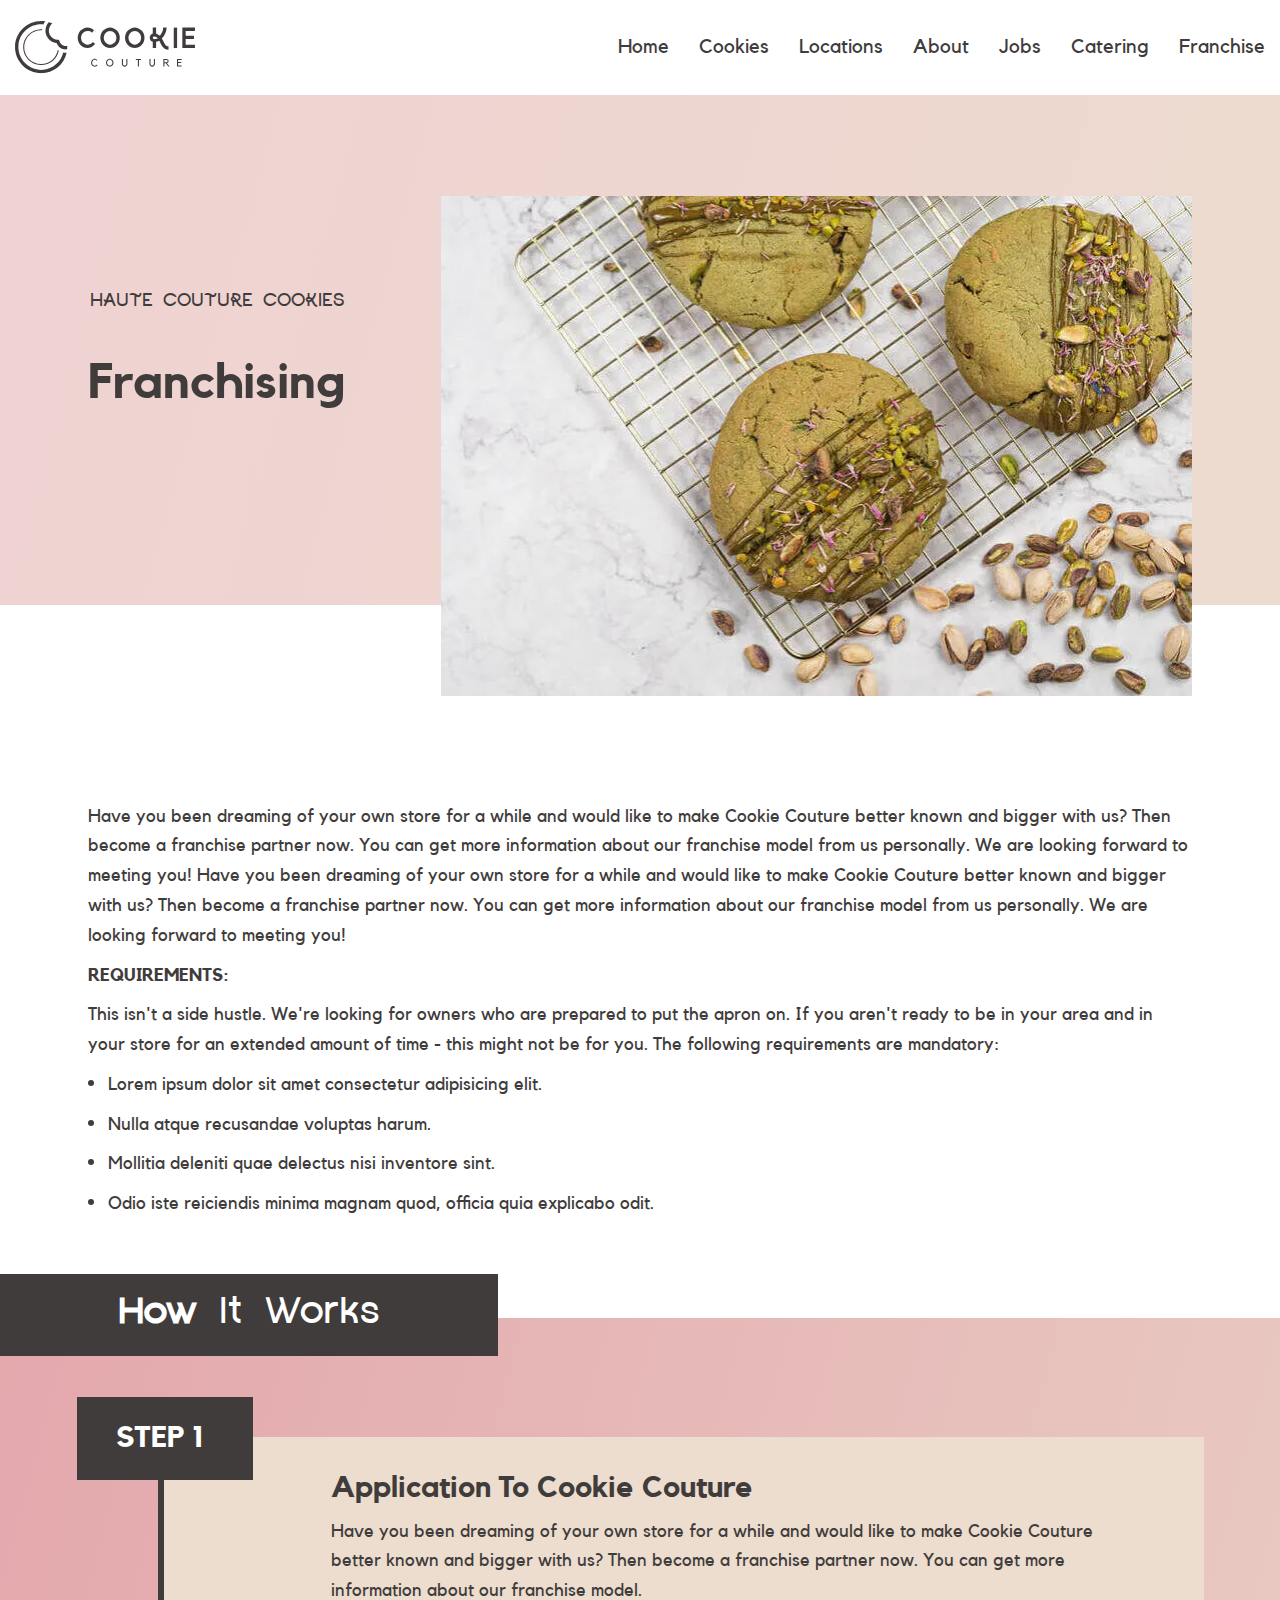
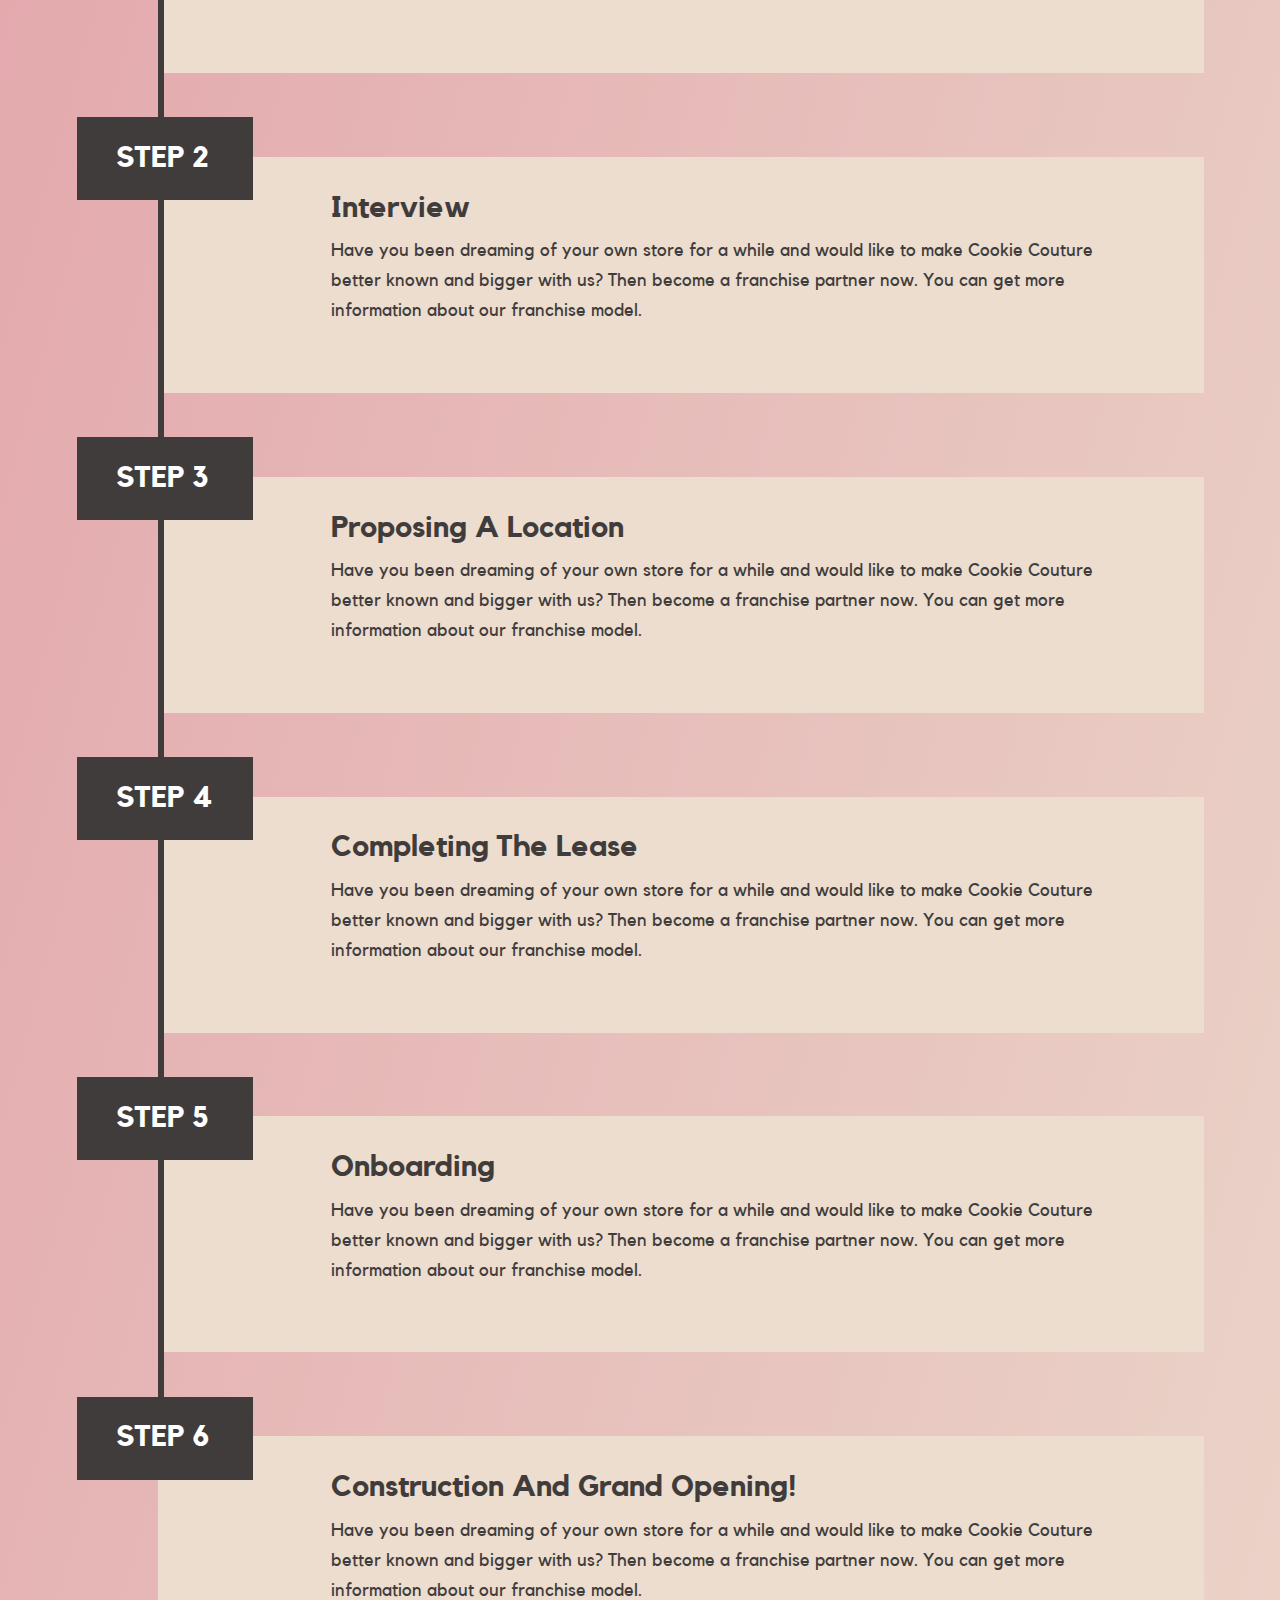
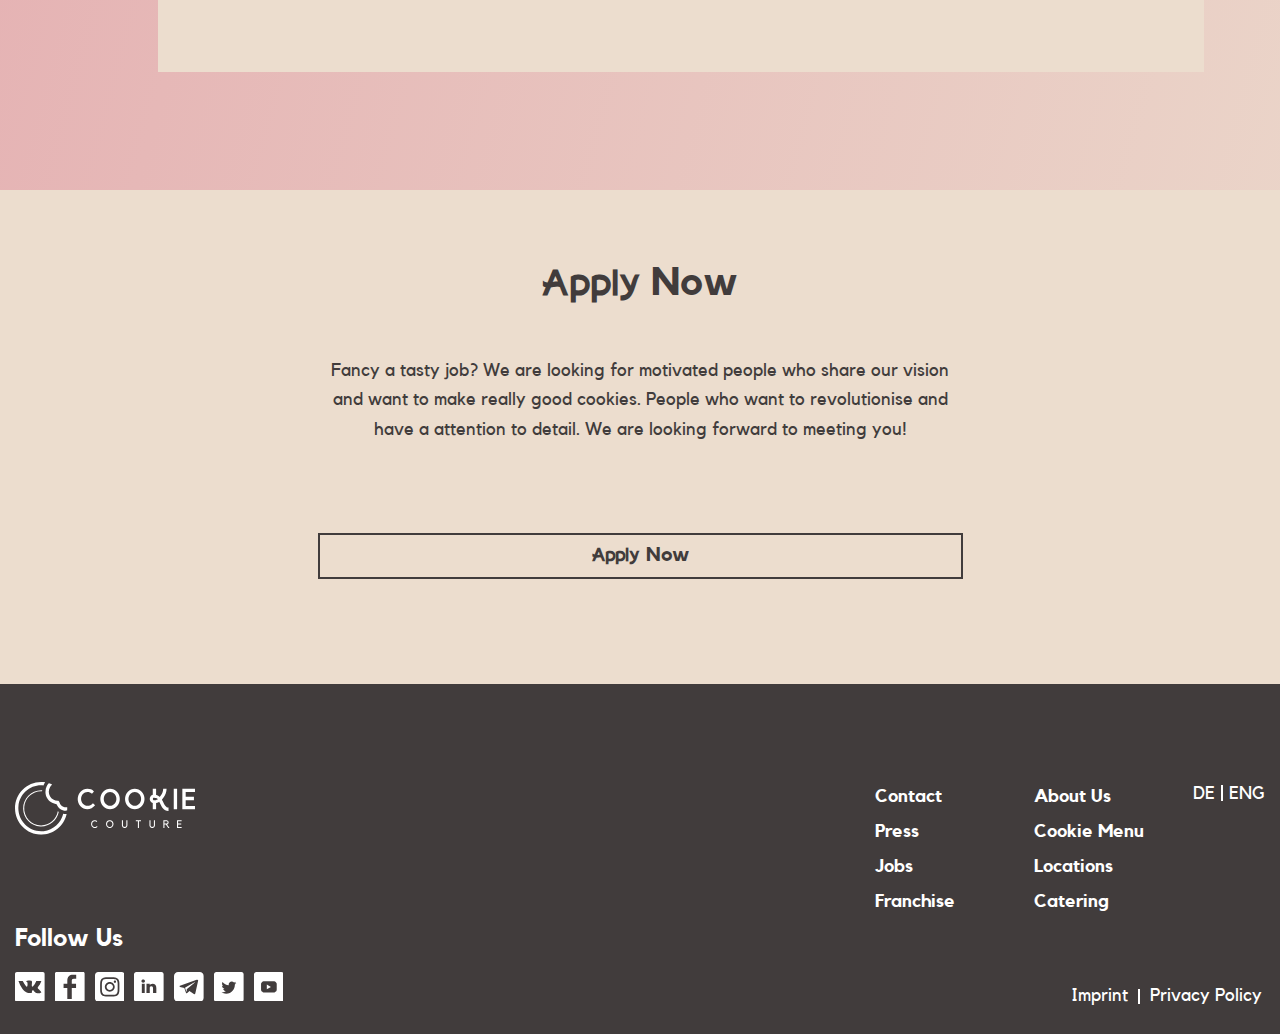
<file: franchese.html>
<!DOCTYPE html>
<html lang="en">

<head>
	<title>HomePage</title>
	<meta charset="UTF-8">
	<meta name="format-detection" content="telephone=no">
	<!-- <style>body{opacity: 0;}</style> -->
	<link rel="stylesheet" href="css/style.min.css?_v=20240816143219">
	<link rel="apple-touch-icon" sizes="180x180" href="img/favicons/apple-touch-icon.webp">
	<link rel="icon" type="image.webp" sizes="32x32" href="img/favicons/favicon-32x32.webp">
	<link rel="icon" type="image.webp" sizes="16x16" href="img/favicons/favicon-16x16.webp">
	<link rel="manifest" href="img/favicons/site.webmanifest">
	<link rel="mask-icon" href="img/favicons/safari-pinned-tab.svg" color="#5bbad5">
	<link rel="shortcut icon" href="img/favicons/favicon.ico">
	<meta name="msapplication-TileColor" content="#2b5797">
	<meta name="msapplication-config" content="img/favicons/browserconfig.xml">
	<meta name="theme-color" content="#ffffff">
	<!-- <meta name="robots" content="noindex, nofollow"> -->
	<meta name="viewport" content="width=device-width, initial-scale=1.0">
</head>

<body>
	<div class="wrapper">
		<header class="header">
			<div class="header__container">
				<a href="#" class="header__logo-item">
					<img src="img/header/logo.svg" alt="The company's logo" class="header__image">
				</a>
				<div class="header__menu menu">
					<nav class="menu__body">
						<ul class="menu__list">
							<li class="menu__item"><a href="index.html" class="menu__link">Home</a></li>
							<li class="menu__item"><a href="cookies.html" class="menu__link">Cookies</a></li>
							<li class="menu__item"><a data-goto-header data-goto-top="30" data-goto-speed="1500" data-goto=".location" href="#" class="menu__link">Locations</a></li>
							<li class="menu__item"><a href="about-us.html" class="menu__link">About</a></li>
							<li class="menu__item"><a href="jobs.html" class="menu__link">Jobs</a></li>
							<li class="menu__item"><a href="catering.html" class="menu__link">Catering</a></li>
							<li class="menu__item"><a href="franchese.html" class="menu__link">Franchise</a></li>
						</ul>
					</nav>
					<button type="button" class="menu__icon icon-menu"><span></span></button>
				</div>
			</div>
		</header>
		<main class="page-franchese">
			<div class="franchese">
				<div class="franchese__container">
					<div class="franchese__content">
						<div class="franchese__title-left title-left">
							<div class="title-left__text">
								<p>HAUTE COUTURE COOKIES</p>
							</div>
							<div class="title-left__title">
								<h1>Franchising</h1>
							</div>
						</div>
						<div class="franchese__picture-items">
							<div class="franchese__picture-item">
								<div class="franchese__image-item">
									<img src="img/main/5-franchise/cookies.webp" alt="The picture of delicious cookie" class="franchese__image">
								</div>
							</div>
						</div>
					</div>
				</div>
			</div>
			<div class="article">
				<div class="article__container">
					<div class="article__text">
						<p>
							Have you been dreaming of your own store for a while and would like to make Cookie Couture better
							known and bigger with us? Then become a franchise partner now. You can get more information about
							our franchise model from us personally. We are looking forward to meeting you!
							Have you been dreaming of your own store for a while and would like to make Cookie Couture better
							known and bigger with us? Then become a franchise partner now. You can get more information about
							our franchise model from us personally. We are looking forward to meeting you!
						</p>
					</div>
					<div class="article__title">
						<h2>REQUIREMENTS:</h2>
					</div>
					<div class="article__text">
						<p>This isn't a side hustle. We're looking for owners who are prepared to put the apron on. If you
							aren't ready to be in your area and in your store for an extended amount of time - this might not
							be for you. The following requirements are mandatory:
						</p>
					</div>
					<ul class="article__list">
						<li class="article__item">Lorem ipsum dolor sit amet consectetur adipisicing elit.</li>
						<li class="article__item">Nulla atque recusandae voluptas harum.</li>
						<li class="article__item">Mollitia deleniti quae delectus nisi inventore sint.</li>
						<li class="article__item">Odio iste reiciendis minima magnam quod, officia quia explicabo odit.</li>
					</ul>
				</div>
			</div>
			<div class="works">
				<div class="works__container">
					<div class="works__white-title white-title">
						<div class="white-title__title">
							<h1><span>How</span> It Works</h1>
						</div>
					</div>
					<div class="works__content">
						<div class="works__template-item">
							<div class="works__steps steps">
								<div class="steps__title">
									<h2>STEP 1</h2>
								</div>
							</div>
							<div class="works__request request">
								<div class="request__title">
									<h3>Application to Cookie Couture</h3>
								</div>
								<div class="request__text">
									<p>
										Have you been dreaming of your own store for a while and would like to make Cookie Couture
										better known and bigger with us? Then become a franchise partner now. You can get more
										information about our franchise model.
									</p>
								</div>
							</div>
						</div>
						<div class="works__template-item">
							<div class="works__steps steps">
								<div class="steps__title">
									<h2>STEP 2</h2>
								</div>
							</div>
							<div class="works__request request">
								<div class="request__title">
									<h3>Interview</h3>
								</div>
								<div class="request__text">
									<p>
										Have you been dreaming of your own store for a while and would like to make Cookie Couture
										better known and bigger with us? Then become a franchise partner now. You can get more
										information about our franchise model.
									</p>
								</div>
							</div>
						</div>
						<div class="works__template-item">
							<div class="works__steps steps">
								<div class="steps__title">
									<h2>STEP 3</h2>
								</div>
							</div>
							<div class="works__request request">
								<div class="request__title">
									<h3>Proposing a Location</h3>
								</div>
								<div class="request__text">
									<p>
										Have you been dreaming of your own store for a while and would like to make Cookie Couture
										better known and bigger with us? Then become a franchise partner now. You can get more
										information about our franchise model.
									</p>
								</div>
							</div>
						</div>
						<div class="works__template-item">
							<div class="works__steps steps">
								<div class="steps__title">
									<h2>STEP 4</h2>
								</div>
							</div>
							<div class="works__request request">
								<div class="request__title">
									<h3>Completing the lease</h3>
								</div>
								<div class="request__text">
									<p>
										Have you been dreaming of your own store for a while and would like to make Cookie Couture
										better known and bigger with us? Then become a franchise partner now. You can get more
										information about our franchise model.
									</p>
								</div>
							</div>
						</div>
						<div class="works__template-item">
							<div class="works__steps steps">
								<div class="steps__title">
									<h2>STEP 5</h2>
								</div>
							</div>
							<div class="works__request request">
								<div class="request__title">
									<h3>Onboarding</h3>
								</div>
								<div class="request__text">
									<p>
										Have you been dreaming of your own store for a while and would like to make Cookie Couture
										better known and bigger with us? Then become a franchise partner now. You can get more
										information about our franchise model.
									</p>
								</div>
							</div>
						</div>
						<div class="works__template-item">
							<div class="works__steps steps">
								<div class="steps__title">
									<h2>STEP 6</h2>
								</div>
							</div>
							<div class="works__request request request-last">
								<div class="request__title">
									<h3>Construction and Grand Opening!</h3>
								</div>
								<div class="request__text">
									<p>
										Have you been dreaming of your own store for a while and would like to make Cookie Couture
										better known and bigger with us? Then become a franchise partner now. You can get more
										information about our franchise model.
									</p>
								</div>
							</div>
						</div>
					</div>
				</div>
			</div>
			<div class="apply">
				<div class="apply__container">
					<div class="apply__content">
						<div class="apply__some-item some-item">
							<div class="some-item__title">
								<h1><span>Apply</span> Now</h1>
							</div>
							<div class="some-item__text">
								<p>
									Fancy a tasty job?
									We are looking for motivated people who share our vision and want to make really good
									cookies.
									People who want to revolutionise and have a attention to detail. We are looking forward to
									meeting you!
								</p>
							</div>
							<a href="#" class="some-item__btn-apply btn-apply btn-long"><span>Apply</span> Now</a>
						</div>
					</div>
				</div>
			</div>
		</main>
		<footer class="footer">
			<div class="footer__container">
				<div class="footer__logo-widget-items">
					<a href="#" class="footer__logo-item">
						<img src="img/footer/logo-white.svg" alt="The company's logo" class="footer__image">
					</a>
					<div class="footer__widget-item widget-item">
						<ul class="widget-item__list">
							<li><a href="contact.html" class="widget-item__link">Contact</a></li>
							<li><a href="#" class="widget-item__link">Press</a></li>
							<li><a href="jobs.html" class="widget-item__link">Jobs</a></li>
							<li><a href="franchese.html" class="widget-item__link">Franchise</a></li>
						</ul>
						<ul class="widget-item__list">
							<li><a href="about-us.html" class="widget-item__link">About Us</a></li>
							<li><a href="cookies.html" class="widget-item__link">Cookie Menu</a></li>
							<li><a data-goto-header data-goto-top="30" data-goto-speed="1500" data-goto=".location" href="#" class="widget-item__link">Locations</a></li>
							<li><a href="catering.html" class="widget-item__link">Catering</a></li>
						</ul>
						<div class="widget-item__languages">
							<a href="https://ganicus8098.github.io/cookie-de/" class="widget-item__de-link">DE</a>
							<div class="widget-item__slash-item"></div>
							<a href=" https://ganicus8098.github.io/cookies/" class="widget-item__eng-link">ENG</a>
						</div>
					</div>
				</div>
				<div class="footer__social-terms-items">
					<div class="footer__socials">
						<div class="footer__title">
							<h1>Follow us</h1>
						</div>
						<ul class="footer__social-list">
							<li class="footer__item">
								<a href="https://www.vk.com/" class="footer__link">
									<svg class="footer__vk-icon">
										<use xlink:href="img/icons/icons.svg#vk"></use>
									</svg>
								</a>
							</li>
							<li class="footer__item">
								<a href="https://www.facebook.com/" class="footer__link">
									<svg class="footer__facebook-icon">
										<use xlink:href="img/icons/icons.svg#facebook"></use>
									</svg>
								</a>
							</li>
							<li class="footer__item">
								<a href="https://www.instagram.com/" class="footer__link">
									<svg class="footer__instagram-icon">
										<use xlink:href="img/icons/icons.svg#instagram"></use>
									</svg>
								</a>
							</li>
							<li class="footer__item">
								<a href="https://www.linkedin.com/" class="footer__link">
									<svg class="footer__linkedin-icon">
										<use xlink:href="img/icons/icons.svg#linkedin"></use>
									</svg>
								</a>
							</li>
							<li class="footer__item">
								<a href="https://www.telegram.com/" class="footer__link">
									<svg class="footer__telegram-icon">
										<use xlink:href="img/icons/icons.svg#telegram"></use>
									</svg>
								</a>
							</li>
							<li class="footer__item">
								<a href="https://www.twitter.com/" class="footer__link">
									<svg class="footer__twitter-icon">
										<use xlink:href="img/icons/icons.svg#twitter"></use>
									</svg>
								</a>
							</li>
							<li class="footer__item">
								<a href="https://www.youtube.com/" class="footer__link">
									<svg class="footer__youtube-icon">
										<use xlink:href="img/icons/icons.svg#youtube"></use>
									</svg>
								</a>
							</li>
						</ul>
					</div>
					<div class="footer__terms">
						<a href="imprint.html" class="footer__imprint">Imprint</a>
						<div class="footer__slash"></div>
						<a href="policy.html" class="footer__policy">Privacy Policy</a>
					</div>
				</div>
			</div>
		</footer>
	</div>
	<script src="js/app.min.js?_v=20240816143219"></script>
</body>

</html>
</file>
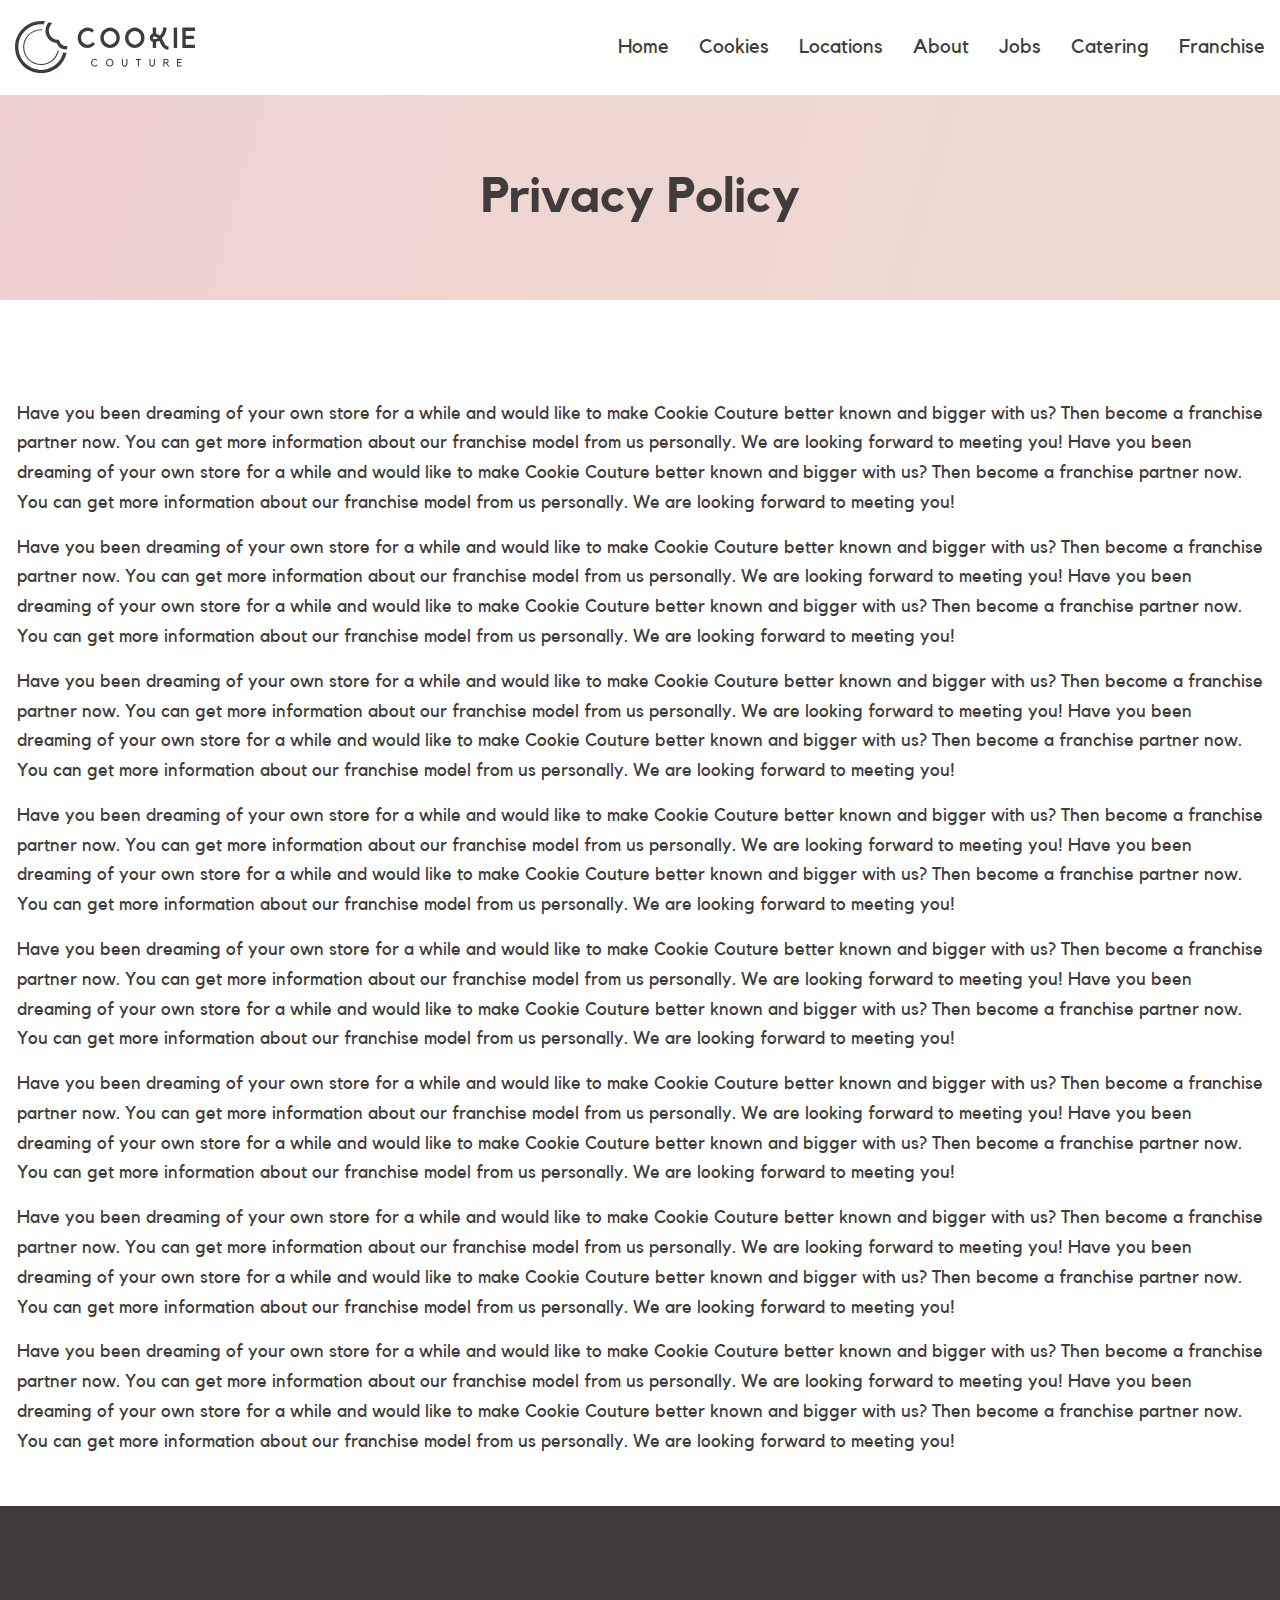
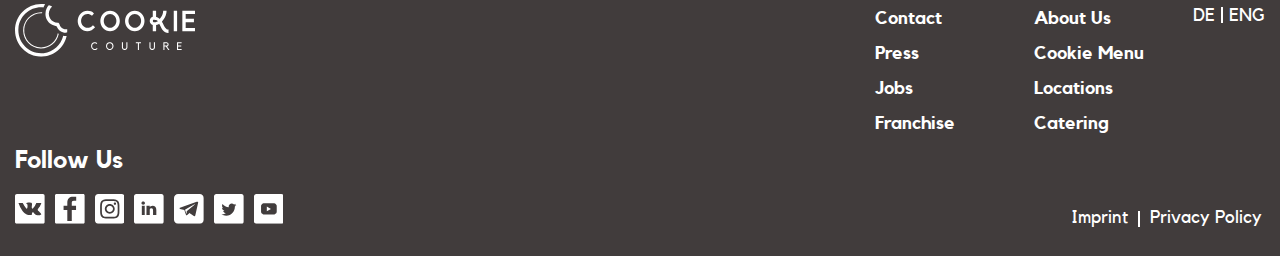
<file: imprint.html>
<!DOCTYPE html>
<html lang="en">

<head>
	<title>HomePage</title>
	<meta charset="UTF-8">
	<meta name="format-detection" content="telephone=no">
	<!-- <style>body{opacity: 0;}</style> -->
	<link rel="stylesheet" href="css/style.min.css?_v=20240816143219">
	<link rel="apple-touch-icon" sizes="180x180" href="img/favicons/apple-touch-icon.webp">
	<link rel="icon" type="image.webp" sizes="32x32" href="img/favicons/favicon-32x32.webp">
	<link rel="icon" type="image.webp" sizes="16x16" href="img/favicons/favicon-16x16.webp">
	<link rel="manifest" href="img/favicons/site.webmanifest">
	<link rel="mask-icon" href="img/favicons/safari-pinned-tab.svg" color="#5bbad5">
	<link rel="shortcut icon" href="img/favicons/favicon.ico">
	<meta name="msapplication-TileColor" content="#2b5797">
	<meta name="msapplication-config" content="img/favicons/browserconfig.xml">
	<meta name="theme-color" content="#ffffff">
	<!-- <meta name="robots" content="noindex, nofollow"> -->
	<meta name="viewport" content="width=device-width, initial-scale=1.0">
</head>

<body>
	<div class="wrapper">
		<header class="header">
			<div class="header__container">
				<a href="#" class="header__logo-item">
					<img src="img/header/logo.svg" alt="The company's logo" class="header__image">
				</a>
				<div class="header__menu menu">
					<nav class="menu__body">
						<ul class="menu__list">
							<li class="menu__item"><a href="index.html" class="menu__link">Home</a></li>
							<li class="menu__item"><a href="cookies.html" class="menu__link">Cookies</a></li>
							<li class="menu__item"><a data-goto-header data-goto-top="30" data-goto-speed="1500" data-goto=".location" href="#" class="menu__link">Locations</a></li>
							<li class="menu__item"><a href="about-us.html" class="menu__link">About</a></li>
							<li class="menu__item"><a href="jobs.html" class="menu__link">Jobs</a></li>
							<li class="menu__item"><a href="catering.html" class="menu__link">Catering</a></li>
							<li class="menu__item"><a href="franchese.html" class="menu__link">Franchise</a></li>
						</ul>
					</nav>
					<button type="button" class="menu__icon icon-menu"><span></span></button>
				</div>
			</div>
		</header>
		<main class="page-imprint">
			<section class="imprint">
				<div class="imprint__content">
					<div class="imprint__title">
						<h1>Privacy Policy</h1>
					</div>
					<div class="imprint__text">
						<p>
							Have you been dreaming of your own store for a while and would like to make Cookie Couture better
							known and bigger with us? Then become a franchise partner now. You can get more information about
							our
							franchise model from us personally. We are looking forward to meeting you!
							Have you been dreaming of your own store for a while and would like to make Cookie Couture better
							known and bigger with us? Then become a franchise partner now. You can get more information about
							our
							franchise model from us personally. We are looking forward to meeting you!
						</p>
						<p>
							Have you been dreaming of your own store for a while and would like to make Cookie Couture better
							known and bigger with us? Then become a franchise partner now. You can get more information about
							our
							franchise model from us personally. We are looking forward to meeting you!
							Have you been dreaming of your own store for a while and would like to make Cookie Couture better
							known and bigger with us? Then become a franchise partner now. You can get more information about
							our
							franchise model from us personally. We are looking forward to meeting you!
						</p>
						<p>
							Have you been dreaming of your own store for a while and would like to make Cookie Couture better
							known and bigger with us? Then become a franchise partner now. You can get more information about
							our
							franchise model from us personally. We are looking forward to meeting you!
							Have you been dreaming of your own store for a while and would like to make Cookie Couture better
							known and bigger with us? Then become a franchise partner now. You can get more information about
							our
							franchise model from us personally. We are looking forward to meeting you!
						</p>
						<p>
							Have you been dreaming of your own store for a while and would like to make Cookie Couture better
							known and bigger with us? Then become a franchise partner now. You can get more information about
							our
							franchise model from us personally. We are looking forward to meeting you!
							Have you been dreaming of your own store for a while and would like to make Cookie Couture better
							known and bigger with us? Then become a franchise partner now. You can get more information about
							our
							franchise model from us personally. We are looking forward to meeting you!
						</p>
						<p>
							Have you been dreaming of your own store for a while and would like to make Cookie Couture better
							known and bigger with us? Then become a franchise partner now. You can get more information about
							our
							franchise model from us personally. We are looking forward to meeting you!
							Have you been dreaming of your own store for a while and would like to make Cookie Couture better
							known and bigger with us? Then become a franchise partner now. You can get more information about
							our
							franchise model from us personally. We are looking forward to meeting you!
						</p>
						<p>
							Have you been dreaming of your own store for a while and would like to make Cookie Couture better
							known and bigger with us? Then become a franchise partner now. You can get more information about
							our
							franchise model from us personally. We are looking forward to meeting you!
							Have you been dreaming of your own store for a while and would like to make Cookie Couture better
							known and bigger with us? Then become a franchise partner now. You can get more information about
							our
							franchise model from us personally. We are looking forward to meeting you!
						</p>
						<p>
							Have you been dreaming of your own store for a while and would like to make Cookie Couture better
							known and bigger with us? Then become a franchise partner now. You can get more information about
							our
							franchise model from us personally. We are looking forward to meeting you!
							Have you been dreaming of your own store for a while and would like to make Cookie Couture better
							known and bigger with us? Then become a franchise partner now. You can get more information about
							our
							franchise model from us personally. We are looking forward to meeting you!
						</p>
						<p>
							Have you been dreaming of your own store for a while and would like to make Cookie Couture better
							known and bigger with us? Then become a franchise partner now. You can get more information about
							our
							franchise model from us personally. We are looking forward to meeting you!
							Have you been dreaming of your own store for a while and would like to make Cookie Couture better
							known and bigger with us? Then become a franchise partner now. You can get more information about
							our
							franchise model from us personally. We are looking forward to meeting you!
						</p>
					</div>
				</div>
			</section>
		</main>
		<footer class="footer">
			<div class="footer__container">
				<div class="footer__logo-widget-items">
					<a href="#" class="footer__logo-item">
						<img src="img/footer/logo-white.svg" alt="The company's logo" class="footer__image">
					</a>
					<div class="footer__widget-item widget-item">
						<ul class="widget-item__list">
							<li><a href="contact.html" class="widget-item__link">Contact</a></li>
							<li><a href="#" class="widget-item__link">Press</a></li>
							<li><a href="jobs.html" class="widget-item__link">Jobs</a></li>
							<li><a href="franchese.html" class="widget-item__link">Franchise</a></li>
						</ul>
						<ul class="widget-item__list">
							<li><a href="about-us.html" class="widget-item__link">About Us</a></li>
							<li><a href="cookies.html" class="widget-item__link">Cookie Menu</a></li>
							<li><a data-goto-header data-goto-top="30" data-goto-speed="1500" data-goto=".location" href="#" class="widget-item__link">Locations</a></li>
							<li><a href="catering.html" class="widget-item__link">Catering</a></li>
						</ul>
						<div class="widget-item__languages">
							<a href="https://ganicus8098.github.io/cookie-de/" class="widget-item__de-link">DE</a>
							<div class="widget-item__slash-item"></div>
							<a href=" https://ganicus8098.github.io/cookies/" class="widget-item__eng-link">ENG</a>
						</div>
					</div>
				</div>
				<div class="footer__social-terms-items">
					<div class="footer__socials">
						<div class="footer__title">
							<h1>Follow us</h1>
						</div>
						<ul class="footer__social-list">
							<li class="footer__item">
								<a href="https://www.vk.com/" class="footer__link">
									<svg class="footer__vk-icon">
										<use xlink:href="img/icons/icons.svg#vk"></use>
									</svg>
								</a>
							</li>
							<li class="footer__item">
								<a href="https://www.facebook.com/" class="footer__link">
									<svg class="footer__facebook-icon">
										<use xlink:href="img/icons/icons.svg#facebook"></use>
									</svg>
								</a>
							</li>
							<li class="footer__item">
								<a href="https://www.instagram.com/" class="footer__link">
									<svg class="footer__instagram-icon">
										<use xlink:href="img/icons/icons.svg#instagram"></use>
									</svg>
								</a>
							</li>
							<li class="footer__item">
								<a href="https://www.linkedin.com/" class="footer__link">
									<svg class="footer__linkedin-icon">
										<use xlink:href="img/icons/icons.svg#linkedin"></use>
									</svg>
								</a>
							</li>
							<li class="footer__item">
								<a href="https://www.telegram.com/" class="footer__link">
									<svg class="footer__telegram-icon">
										<use xlink:href="img/icons/icons.svg#telegram"></use>
									</svg>
								</a>
							</li>
							<li class="footer__item">
								<a href="https://www.twitter.com/" class="footer__link">
									<svg class="footer__twitter-icon">
										<use xlink:href="img/icons/icons.svg#twitter"></use>
									</svg>
								</a>
							</li>
							<li class="footer__item">
								<a href="https://www.youtube.com/" class="footer__link">
									<svg class="footer__youtube-icon">
										<use xlink:href="img/icons/icons.svg#youtube"></use>
									</svg>
								</a>
							</li>
						</ul>
					</div>
					<div class="footer__terms">
						<a href="imprint.html" class="footer__imprint">Imprint</a>
						<div class="footer__slash"></div>
						<a href="policy.html" class="footer__policy">Privacy Policy</a>
					</div>
				</div>
			</div>
		</footer>
	</div>
	<script src="js/app.min.js?_v=20240816143219"></script>
</body>

</html>
</file>
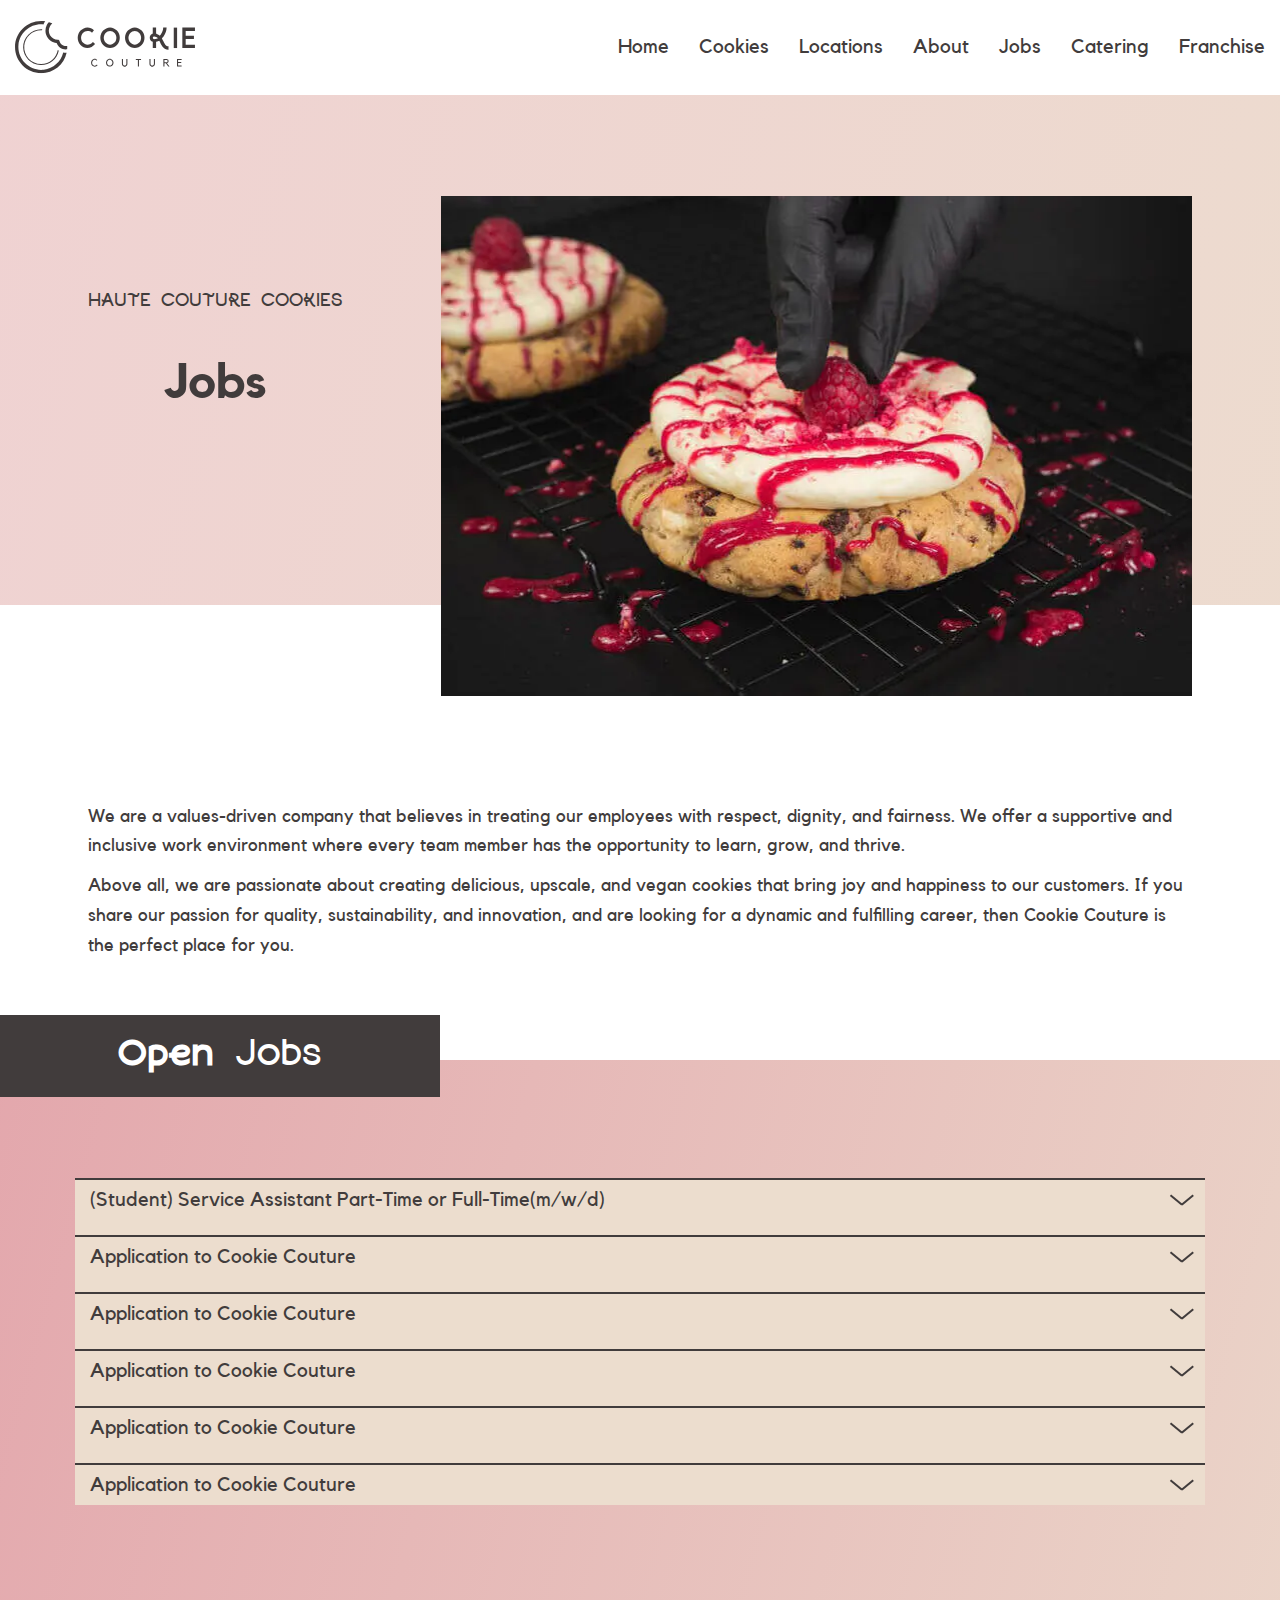
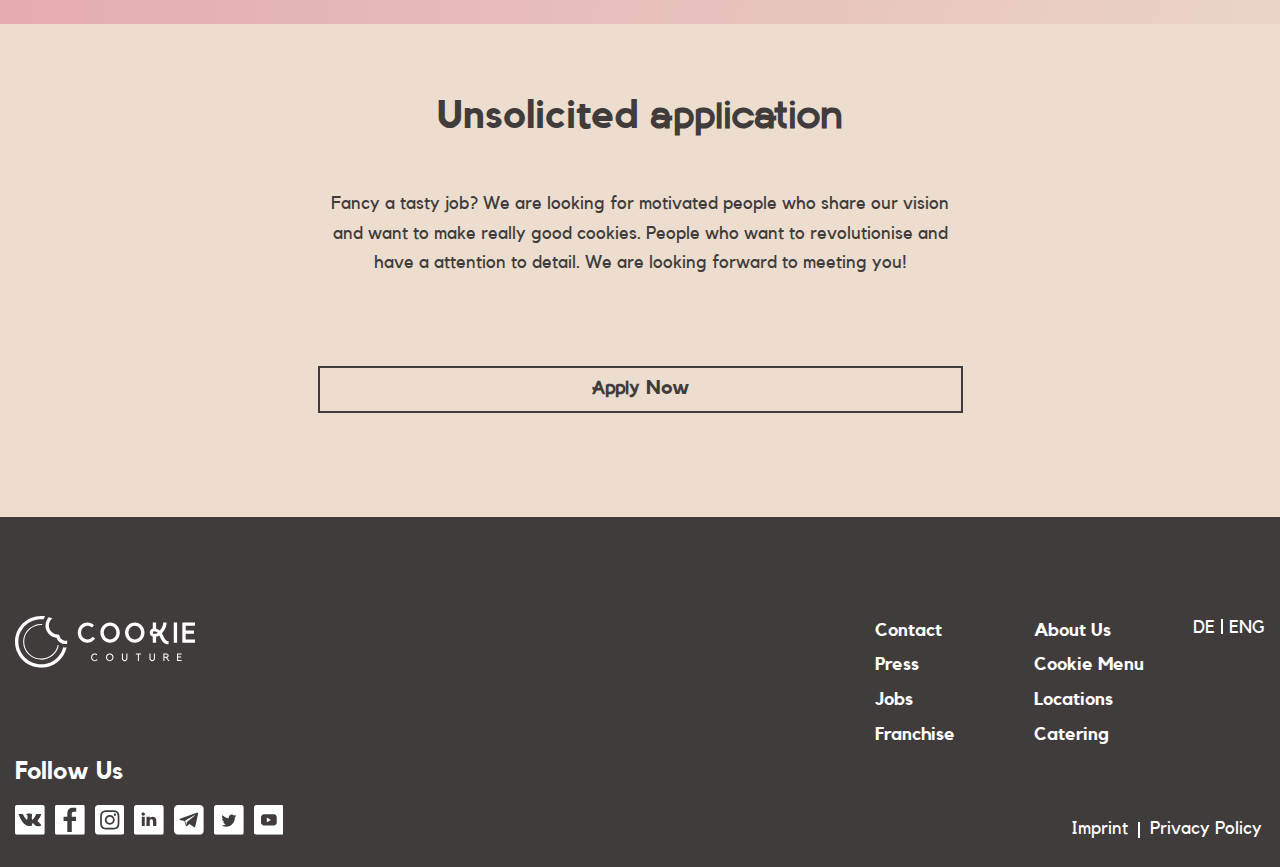
<file: jobs.html>
<!DOCTYPE html>
<html lang="en">

<head>
	<title>HomePage</title>
	<meta charset="UTF-8">
	<meta name="format-detection" content="telephone=no">
	<!-- <style>body{opacity: 0;}</style> -->
	<link rel="stylesheet" href="css/style.min.css?_v=20240816143219">
	<link rel="apple-touch-icon" sizes="180x180" href="img/favicons/apple-touch-icon.webp">
	<link rel="icon" type="image.webp" sizes="32x32" href="img/favicons/favicon-32x32.webp">
	<link rel="icon" type="image.webp" sizes="16x16" href="img/favicons/favicon-16x16.webp">
	<link rel="manifest" href="img/favicons/site.webmanifest">
	<link rel="mask-icon" href="img/favicons/safari-pinned-tab.svg" color="#5bbad5">
	<link rel="shortcut icon" href="img/favicons/favicon.ico">
	<meta name="msapplication-TileColor" content="#2b5797">
	<meta name="msapplication-config" content="img/favicons/browserconfig.xml">
	<meta name="theme-color" content="#ffffff">
	<!-- <meta name="robots" content="noindex, nofollow"> -->
	<meta name="viewport" content="width=device-width, initial-scale=1.0">
</head>

<body>
	<div class="wrapper">
		<header class="header">
			<div class="header__container">
				<a href="#" class="header__logo-item">
					<img src="img/header/logo.svg" alt="The company's logo" class="header__image">
				</a>
				<div class="header__menu menu">
					<nav class="menu__body">
						<ul class="menu__list">
							<li class="menu__item"><a href="index.html" class="menu__link">Home</a></li>
							<li class="menu__item"><a href="cookies.html" class="menu__link">Cookies</a></li>
							<li class="menu__item"><a data-goto-header data-goto-top="30" data-goto-speed="1500" data-goto=".location" href="#" class="menu__link">Locations</a></li>
							<li class="menu__item"><a href="about-us.html" class="menu__link">About</a></li>
							<li class="menu__item"><a href="jobs.html" class="menu__link">Jobs</a></li>
							<li class="menu__item"><a href="catering.html" class="menu__link">Catering</a></li>
							<li class="menu__item"><a href="franchese.html" class="menu__link">Franchise</a></li>
						</ul>
					</nav>
					<button type="button" class="menu__icon icon-menu"><span></span></button>
				</div>
			</div>
		</header>
		<main class="page-jobs">
			<div class="jobs">
				<div class="jobs__container">
					<div class="jobs__content">
						<div class="jobs__title-left title-left">
							<div class="title-left__text">
								<p>HAUTE COUTURE COOKIES</p>
							</div>
							<div class="title-left__title">
								<h1>Jobs</h1>
							</div>
						</div>
						<div class="jobs__picture-items">
							<div class="jobs__picture-item">
								<div class="jobs__image-item">
									<img src="img/main/6-jobs/cookie.webp" alt="The picture of delicious cookie" class="jobs__image">
								</div>
							</div>
						</div>
					</div>
				</div>
			</div>
			<div class="article">
				<div class="article__container">
					<div class="article__text">
						<p>
							We are a values-driven company that believes in treating our employees with respect, dignity, and
							fairness. We offer a supportive and inclusive work environment where every team member has the
							opportunity to learn, grow, and thrive.
						</p>
					</div>
					<div class="article__text">
						<p>
							Above all, we are passionate about creating delicious, upscale, and vegan cookies that bring joy
							and happiness to our customers. If you share our passion for quality, sustainability, and
							innovation, and are looking for a dynamic and fulfilling career, then Cookie Couture is the perfect
							place for you.
						</p>
					</div>
				</div>
			</div>
			<div class="open-jobs">
				<div class="open-jobs__container">
					<div class="open-jobs__white-title white-title">
						<div class="white-title__title">
							<h1><span>Open</span> Jobs</h1>
						</div>
					</div>
					<div class="open-jobs__content">
						<div data-spollers class="spollers" data-spollers-speed="1000">
							<details class="spollers__item">
								<summary class="spollers__title">(Student) Service Assistant Part-Time or Full-Time(m/w/d)
								</summary>
								<div class="spollers__body">
									<div class="spollers__text">
										<p>
											As a service assistant or barista you will be part of our service team and stand for
											our cookies. With a friendly and open-minded smile, you will serve our guests and make
											sure that everyone feels comfortable with us.
										</p>
										<p>
											We are a young, motivated team and look forward to bringing our fantastic Cookie
											Couture Cookies to Cologne together with you!
										</p>
									</div>
									<div class="spollers__about-you about-you">
										<div class="about-you__title">
											<h1>About you</h1>
										</div>
										<div class="about-you__text">
											<p>You love customer service and do everything to make everyone feel comfortable with
												us: exceptionally good service is very important to us.</p>
										</div>
										<ul class="about-you__list">
											<li class="about-you__item">
												You are trustworthy, reliable and punctual
											</li>
											<li class="about-you__item">
												You speak German & English
											</li>
											<li class="about-you__item">
												Experience with a portafilter machine or any barista skills are an advantage
											</li>
											<li class="about-you__item">
												Experience as a waitress in restaurants or cafés is advantageous
											</li>
											<li class="about-you__item">
												You love donuts & good coffee
											</li>
											<li class="about-you__item">
												You are available at least 3 days per week (we don't offer mini-jobs - you would
												need to be available at least 12-20 hours per week)
											</li>
										</ul>
									</div>
									<div class="spollers__offer-you offer-you">
										<div class="offer-you__title">
											<h2>What we offer you</h2>
										</div>
										<ul class="offer-you__list">
											<li class="offer-you__item">
												Hourly wage 12,20 Euro to start, 12,57 Euro after successful training period
											</li>
											<li class="offer-you__item">
												Different and flexible time modules (working student, part-time, full-time, varying
												from approx. 12-20, 20-30 or 30-37.5 hours per week)
											</li>
											<li class="offer-you__item">
												Coffee and barista training with our customer service and coffee trainer
											</li>
											<li class="offer-you__item">
												Tax-free Sunday and public holiday allowances (25-50%)
											</li>
											<li class="offer-you__item">
												Attractive subsidies for the HVV monthly ticket (public transport)
											</li>
											<li class="offer-you__item">
												Good planning: you will receive your shift schedule one month in advance
											</li>
										</ul>
									</div>
									<a href="#" class="spollers__btn-apply btn-apply btn-small"><span>Apply</span> Now</a>
								</div>
							</details>
							<details class="spollers__item">
								<summary class="spollers__title">Application to Cookie Couture</summary>
								<div class="spollers__body">
									<div class="spollers__text">
										<p>
											Have you been dreaming of your own store for a while and would like to make Cookie
											Couture better known and bigger with us? Then become a franchise partner now. You can
											get more information about our franchise model.
										</p>
									</div>
									<div class="spollers__about-you about-you">
										<div class="about-you__title">
											<h1>About you</h1>
										</div>
										<div class="about-you__text">
											<p>You love customer service and do everything to make everyone feel comfortable with
												us: exceptionally good service is very important to us.</p>
										</div>
										<ul class="about-you__list">
											<li class="about-you__item">
												You are trustworthy, reliable and punctual
											</li>
											<li class="about-you__item">
												You speak German & English
											</li>
											<li class="about-you__item">
												Experience with a portafilter machine or any barista skills are an advantage
											</li>
											<li class="about-you__item">
												Experience as a waitress in restaurants or cafés is advantageous
											</li>
											<li class="about-you__item">
												You love donuts & good coffee
											</li>
											<li class="about-you__item">
												You are available at least 3 days per week (we don't offer mini-jobs - you would
												need to be available at least 12-20 hours per week)
											</li>
										</ul>
									</div>
									<div class="spollers__offer-you offer-you">
										<div class="offer-you__title">
											<h2>What we offer you</h2>
										</div>
										<ul class="offer-you__list">
											<li class="offer-you__item">
												Hourly wage 12,20 Euro to start, 12,57 Euro after successful training period
											</li>
											<li class="offer-you__item">
												Different and flexible time modules (working student, part-time, full-time, varying
												from approx. 12-20, 20-30 or 30-37.5 hours per week)
											</li>
											<li class="offer-you__item">
												Coffee and barista training with our customer service and coffee trainer
											</li>
											<li class="offer-you__item">
												Tax-free Sunday and public holiday allowances (25-50%)
											</li>
											<li class="offer-you__item">
												Attractive subsidies for the HVV monthly ticket (public transport)
											</li>
											<li class="offer-you__item">
												Good planning: you will receive your shift schedule one month in advance
											</li>
										</ul>
									</div>
									<a href="#" class="spollers__btn-apply btn-apply btn-small"><span>Apply</span> Now</a>
								</div>
							</details>
							<details class="spollers__item">
								<summary class="spollers__title">Application to Cookie Couture</summary>
								<div class="spollers__body">
									<div class="spollers__text">
										<p>
											Have you been dreaming of your own store for a while and would like to make Cookie
											Couture better known and bigger with us? Then become a franchise partner now. You can
											get more information about our franchise model.
										</p>
									</div>
									<div class="spollers__about-you about-you">
										<div class="about-you__title">
											<h1>About you</h1>
										</div>
										<div class="about-you__text">
											<p>You love customer service and do everything to make everyone feel comfortable with
												us: exceptionally good service is very important to us.</p>
										</div>
										<ul class="about-you__list">
											<li class="about-you__item">
												You are trustworthy, reliable and punctual
											</li>
											<li class="about-you__item">
												You speak German & English
											</li>
											<li class="about-you__item">
												Experience with a portafilter machine or any barista skills are an advantage
											</li>
											<li class="about-you__item">
												Experience as a waitress in restaurants or cafés is advantageous
											</li>
											<li class="about-you__item">
												You love donuts & good coffee
											</li>
											<li class="about-you__item">
												You are available at least 3 days per week (we don't offer mini-jobs - you would
												need to be available at least 12-20 hours per week)
											</li>
										</ul>
									</div>
									<div class="spollers__offer-you offer-you">
										<div class="offer-you__title">
											<h2>What we offer you</h2>
										</div>
										<ul class="offer-you__list">
											<li class="offer-you__item">
												Hourly wage 12,20 Euro to start, 12,57 Euro after successful training period
											</li>
											<li class="offer-you__item">
												Different and flexible time modules (working student, part-time, full-time, varying
												from approx. 12-20, 20-30 or 30-37.5 hours per week)
											</li>
											<li class="offer-you__item">
												Coffee and barista training with our customer service and coffee trainer
											</li>
											<li class="offer-you__item">
												Tax-free Sunday and public holiday allowances (25-50%)
											</li>
											<li class="offer-you__item">
												Attractive subsidies for the HVV monthly ticket (public transport)
											</li>
											<li class="offer-you__item">
												Good planning: you will receive your shift schedule one month in advance
											</li>
										</ul>
									</div>
									<a href="#" class="spollers__btn-apply btn-apply btn-small"><span>Apply</span> Now</a>
								</div>
							</details>
							<details class="spollers__item">
								<summary class="spollers__title">Application to Cookie Couture</summary>
								<div class="spollers__body">
									<div class="spollers__text">
										<p>
											Have you been dreaming of your own store for a while and would like to make Cookie
											Couture better known and bigger with us? Then become a franchise partner now. You can
											get more information about our franchise model.
										</p>
									</div>
									<div class="spollers__about-you about-you">
										<div class="about-you__title">
											<h1>About you</h1>
										</div>
										<div class="about-you__text">
											<p>You love customer service and do everything to make everyone feel comfortable with
												us: exceptionally good service is very important to us.</p>
										</div>
										<ul class="about-you__list">
											<li class="about-you__item">
												You are trustworthy, reliable and punctual
											</li>
											<li class="about-you__item">
												You speak German & English
											</li>
											<li class="about-you__item">
												Experience with a portafilter machine or any barista skills are an advantage
											</li>
											<li class="about-you__item">
												Experience as a waitress in restaurants or cafés is advantageous
											</li>
											<li class="about-you__item">
												You love donuts & good coffee
											</li>
											<li class="about-you__item">
												You are available at least 3 days per week (we don't offer mini-jobs - you would
												need to be available at least 12-20 hours per week)
											</li>
										</ul>
									</div>
									<div class="spollers__offer-you offer-you">
										<div class="offer-you__title">
											<h2>What we offer you</h2>
										</div>
										<ul class="offer-you__list">
											<li class="offer-you__item">
												Hourly wage 12,20 Euro to start, 12,57 Euro after successful training period
											</li>
											<li class="offer-you__item">
												Different and flexible time modules (working student, part-time, full-time, varying
												from approx. 12-20, 20-30 or 30-37.5 hours per week)
											</li>
											<li class="offer-you__item">
												Coffee and barista training with our customer service and coffee trainer
											</li>
											<li class="offer-you__item">
												Tax-free Sunday and public holiday allowances (25-50%)
											</li>
											<li class="offer-you__item">
												Attractive subsidies for the HVV monthly ticket (public transport)
											</li>
											<li class="offer-you__item">
												Good planning: you will receive your shift schedule one month in advance
											</li>
										</ul>
									</div>
									<a href="#" class="spollers__btn-apply btn-apply btn-small"><span>Apply</span> Now</a>
								</div>
							</details>
							<details class="spollers__item">
								<summary class="spollers__title">Application to Cookie Couture</summary>
								<div class="spollers__body">
									<div class="spollers__text">
										<p>
											Have you been dreaming of your own store for a while and would like to make Cookie
											Couture better known and bigger with us? Then become a franchise partner now. You can
											get more information about our franchise model.
										</p>
									</div>
									<div class="spollers__about-you about-you">
										<div class="about-you__title">
											<h1>About you</h1>
										</div>
										<div class="about-you__text">
											<p>You love customer service and do everything to make everyone feel comfortable with
												us: exceptionally good service is very important to us.</p>
										</div>
										<ul class="about-you__list">
											<li class="about-you__item">
												You are trustworthy, reliable and punctual
											</li>
											<li class="about-you__item">
												You speak German & English
											</li>
											<li class="about-you__item">
												Experience with a portafilter machine or any barista skills are an advantage
											</li>
											<li class="about-you__item">
												Experience as a waitress in restaurants or cafés is advantageous
											</li>
											<li class="about-you__item">
												You love donuts & good coffee
											</li>
											<li class="about-you__item">
												You are available at least 3 days per week (we don't offer mini-jobs - you would
												need to be available at least 12-20 hours per week)
											</li>
										</ul>
									</div>
									<div class="spollers__offer-you offer-you">
										<div class="offer-you__title">
											<h2>What we offer you</h2>
										</div>
										<ul class="offer-you__list">
											<li class="offer-you__item">
												Hourly wage 12,20 Euro to start, 12,57 Euro after successful training period
											</li>
											<li class="offer-you__item">
												Different and flexible time modules (working student, part-time, full-time, varying
												from approx. 12-20, 20-30 or 30-37.5 hours per week)
											</li>
											<li class="offer-you__item">
												Coffee and barista training with our customer service and coffee trainer
											</li>
											<li class="offer-you__item">
												Tax-free Sunday and public holiday allowances (25-50%)
											</li>
											<li class="offer-you__item">
												Attractive subsidies for the HVV monthly ticket (public transport)
											</li>
											<li class="offer-you__item">
												Good planning: you will receive your shift schedule one month in advance
											</li>
										</ul>
									</div>
									<a href="#" class="spollers__btn-apply btn-apply btn-small"><span>Apply</span> Now</a>
								</div>
							</details>
							<details class="spollers__item">
								<summary class="spollers__title">Application to Cookie Couture</summary>
								<div class="spollers__body">
									<div class="spollers__text">
										<p>
											Have you been dreaming of your own store for a while and would like to make Cookie
											Couture better known and bigger with us? Then become a franchise partner now. You can
											get more information about our franchise model.
										</p>
									</div>
									<div class="spollers__about-you about-you">
										<div class="about-you__title">
											<h1>About you</h1>
										</div>
										<div class="about-you__text">
											<p>You love customer service and do everything to make everyone feel comfortable with
												us: exceptionally good service is very important to us.</p>
										</div>
										<ul class="about-you__list">
											<li class="about-you__item">
												You are trustworthy, reliable and punctual
											</li>
											<li class="about-you__item">
												You speak German & English
											</li>
											<li class="about-you__item">
												Experience with a portafilter machine or any barista skills are an advantage
											</li>
											<li class="about-you__item">
												Experience as a waitress in restaurants or cafés is advantageous
											</li>
											<li class="about-you__item">
												You love donuts & good coffee
											</li>
											<li class="about-you__item">
												You are available at least 3 days per week (we don't offer mini-jobs - you would
												need to be available at least 12-20 hours per week)
											</li>
										</ul>
									</div>
									<div class="spollers__offer-you offer-you">
										<div class="offer-you__title">
											<h2>What we offer you</h2>
										</div>
										<ul class="offer-you__list">
											<li class="offer-you__item">
												Hourly wage 12,20 Euro to start, 12,57 Euro after successful training period
											</li>
											<li class="offer-you__item">
												Different and flexible time modules (working student, part-time, full-time, varying
												from approx. 12-20, 20-30 or 30-37.5 hours per week)
											</li>
											<li class="offer-you__item">
												Coffee and barista training with our customer service and coffee trainer
											</li>
											<li class="offer-you__item">
												Tax-free Sunday and public holiday allowances (25-50%)
											</li>
											<li class="offer-you__item">
												Attractive subsidies for the HVV monthly ticket (public transport)
											</li>
											<li class="offer-you__item">
												Good planning: you will receive your shift schedule one month in advance
											</li>
										</ul>
									</div>
									<a href="#" class="spollers__btn-apply btn-apply btn-small"><span>Apply</span> Now</a>
								</div>
							</details>
						</div>
					</div>
				</div>
			</div>
			<div class="app">
				<div class="app__container">
					<div class="app__content">
						<div class="app__some-item some-item">
							<div class="some-item__title">
								<h1>Unsolicited <span>application</span></h1>
							</div>
							<div class="some-item__text">
								<p>
									Fancy a tasty job?
									We are looking for motivated people who share our vision and want to make really good
									cookies.
									People who want to revolutionise and have a attention to detail. We are looking forward to
									meeting you!
								</p>
							</div>
							<a href="#" class="some-item__btn-apply btn-apply btn-long"><span>Apply</span> Now</a>
						</div>
					</div>
				</div>
			</div>
		</main>
		<footer class="footer">
			<div class="footer__container">
				<div class="footer__logo-widget-items">
					<a href="#" class="footer__logo-item">
						<img src="img/footer/logo-white.svg" alt="The company's logo" class="footer__image">
					</a>
					<div class="footer__widget-item widget-item">
						<ul class="widget-item__list">
							<li><a href="contact.html" class="widget-item__link">Contact</a></li>
							<li><a href="#" class="widget-item__link">Press</a></li>
							<li><a href="jobs.html" class="widget-item__link">Jobs</a></li>
							<li><a href="franchese.html" class="widget-item__link">Franchise</a></li>
						</ul>
						<ul class="widget-item__list">
							<li><a href="about-us.html" class="widget-item__link">About Us</a></li>
							<li><a href="cookies.html" class="widget-item__link">Cookie Menu</a></li>
							<li><a data-goto-header data-goto-top="30" data-goto-speed="1500" data-goto=".location" href="#" class="widget-item__link">Locations</a></li>
							<li><a href="catering.html" class="widget-item__link">Catering</a></li>
						</ul>
						<div class="widget-item__languages">
							<a href="https://ganicus8098.github.io/cookie-de/" class="widget-item__de-link">DE</a>
							<div class="widget-item__slash-item"></div>
							<a href=" https://ganicus8098.github.io/cookies/" class="widget-item__eng-link">ENG</a>
						</div>
					</div>
				</div>
				<div class="footer__social-terms-items">
					<div class="footer__socials">
						<div class="footer__title">
							<h1>Follow us</h1>
						</div>
						<ul class="footer__social-list">
							<li class="footer__item">
								<a href="https://www.vk.com/" class="footer__link">
									<svg class="footer__vk-icon">
										<use xlink:href="img/icons/icons.svg#vk"></use>
									</svg>
								</a>
							</li>
							<li class="footer__item">
								<a href="https://www.facebook.com/" class="footer__link">
									<svg class="footer__facebook-icon">
										<use xlink:href="img/icons/icons.svg#facebook"></use>
									</svg>
								</a>
							</li>
							<li class="footer__item">
								<a href="https://www.instagram.com/" class="footer__link">
									<svg class="footer__instagram-icon">
										<use xlink:href="img/icons/icons.svg#instagram"></use>
									</svg>
								</a>
							</li>
							<li class="footer__item">
								<a href="https://www.linkedin.com/" class="footer__link">
									<svg class="footer__linkedin-icon">
										<use xlink:href="img/icons/icons.svg#linkedin"></use>
									</svg>
								</a>
							</li>
							<li class="footer__item">
								<a href="https://www.telegram.com/" class="footer__link">
									<svg class="footer__telegram-icon">
										<use xlink:href="img/icons/icons.svg#telegram"></use>
									</svg>
								</a>
							</li>
							<li class="footer__item">
								<a href="https://www.twitter.com/" class="footer__link">
									<svg class="footer__twitter-icon">
										<use xlink:href="img/icons/icons.svg#twitter"></use>
									</svg>
								</a>
							</li>
							<li class="footer__item">
								<a href="https://www.youtube.com/" class="footer__link">
									<svg class="footer__youtube-icon">
										<use xlink:href="img/icons/icons.svg#youtube"></use>
									</svg>
								</a>
							</li>
						</ul>
					</div>
					<div class="footer__terms">
						<a href="imprint.html" class="footer__imprint">Imprint</a>
						<div class="footer__slash"></div>
						<a href="policy.html" class="footer__policy">Privacy Policy</a>
					</div>
				</div>
			</div>
		</footer>
	</div>
	<script src="js/app.min.js?_v=20240816143219"></script>
</body>

</html>
</file>
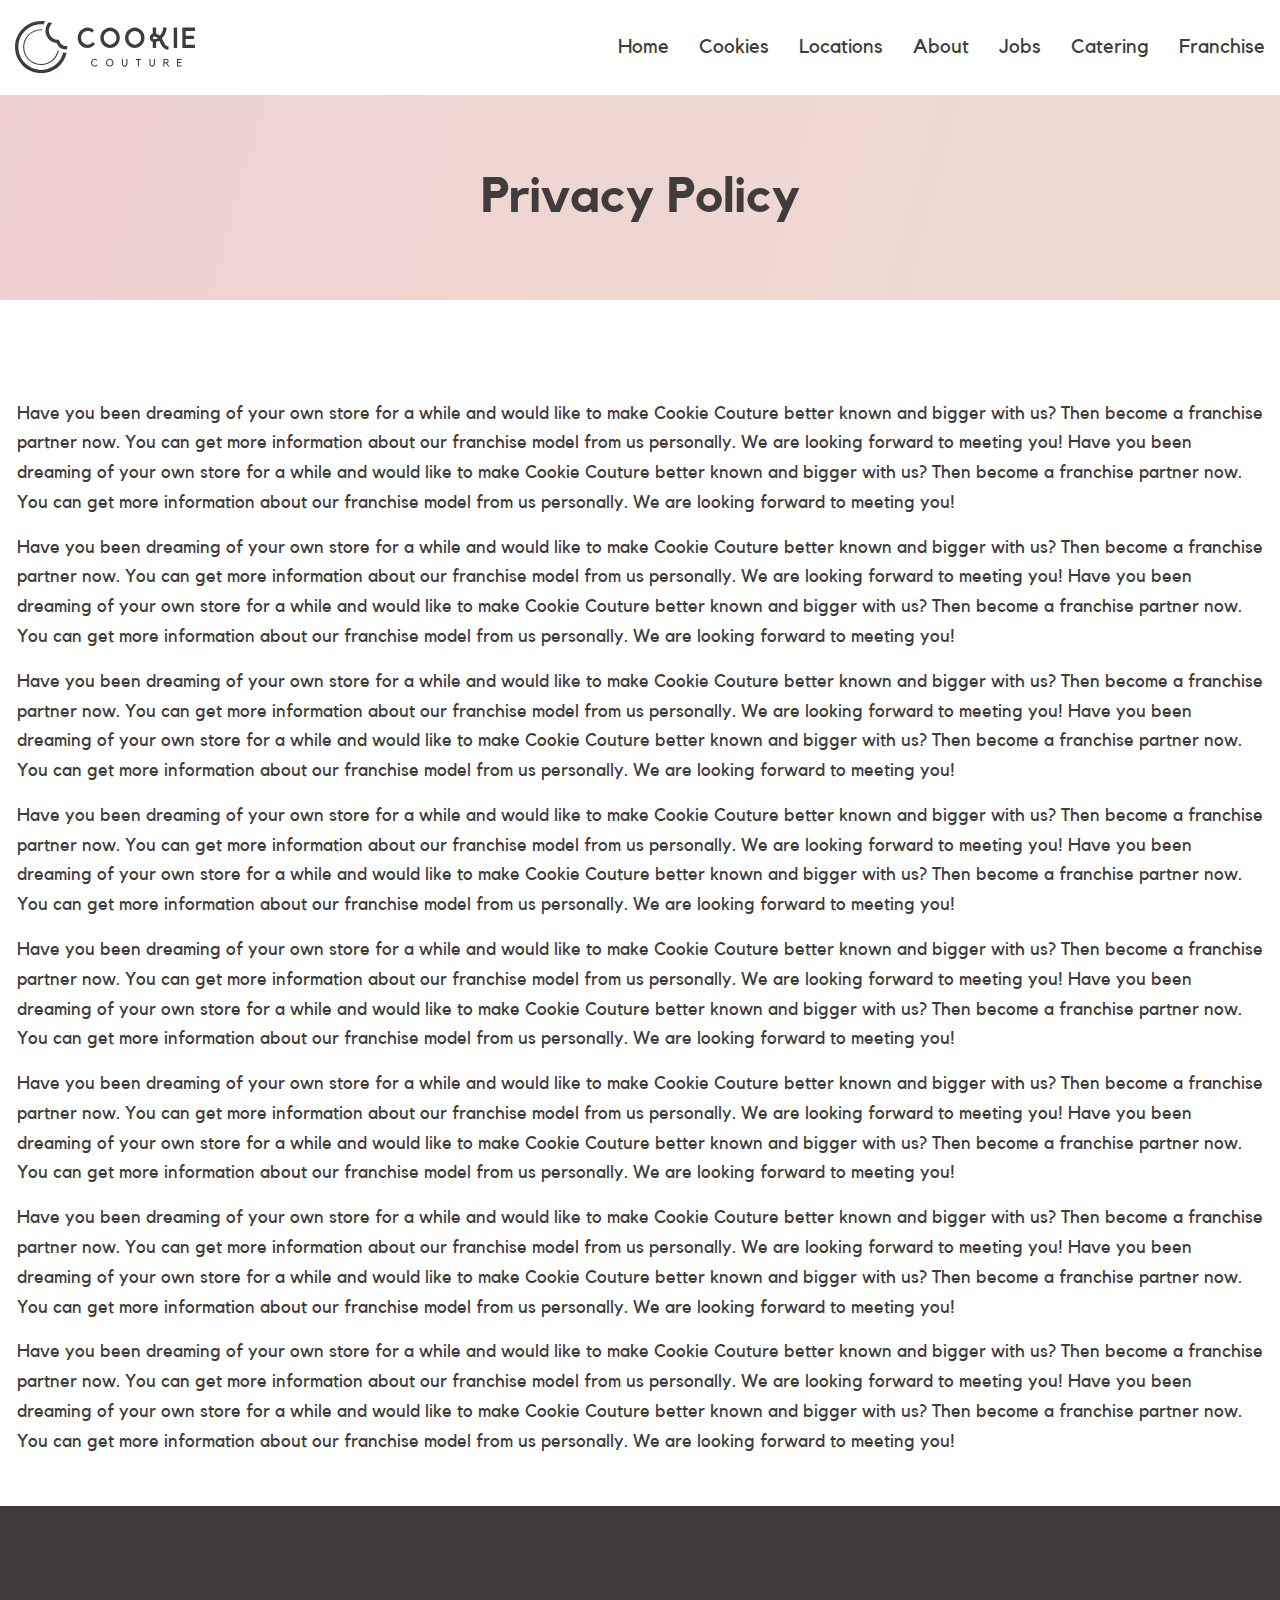
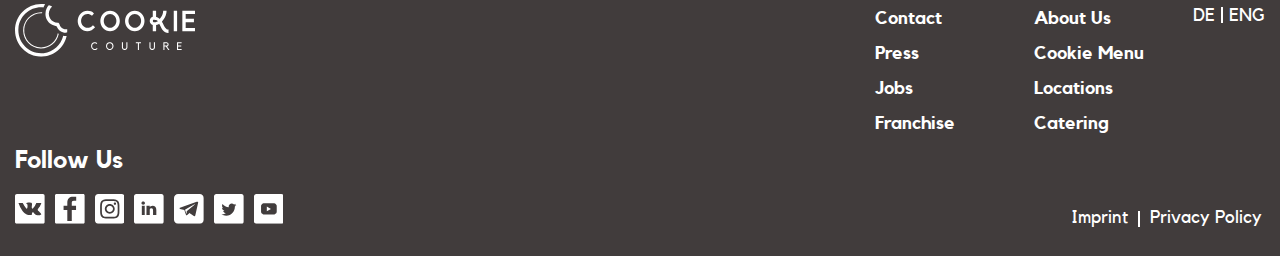
<file: policy.html>
<!DOCTYPE html>
<html lang="en">

<head>
	<title>HomePage</title>
	<meta charset="UTF-8">
	<meta name="format-detection" content="telephone=no">
	<!-- <style>body{opacity: 0;}</style> -->
	<link rel="stylesheet" href="css/style.min.css?_v=20240816143219">
	<link rel="apple-touch-icon" sizes="180x180" href="img/favicons/apple-touch-icon.webp">
	<link rel="icon" type="image.webp" sizes="32x32" href="img/favicons/favicon-32x32.webp">
	<link rel="icon" type="image.webp" sizes="16x16" href="img/favicons/favicon-16x16.webp">
	<link rel="manifest" href="img/favicons/site.webmanifest">
	<link rel="mask-icon" href="img/favicons/safari-pinned-tab.svg" color="#5bbad5">
	<link rel="shortcut icon" href="img/favicons/favicon.ico">
	<meta name="msapplication-TileColor" content="#2b5797">
	<meta name="msapplication-config" content="img/favicons/browserconfig.xml">
	<meta name="theme-color" content="#ffffff">
	<!-- <meta name="robots" content="noindex, nofollow"> -->
	<meta name="viewport" content="width=device-width, initial-scale=1.0">
</head>

<body>
	<div class="wrapper">
		<header class="header">
			<div class="header__container">
				<a href="#" class="header__logo-item">
					<img src="img/header/logo.svg" alt="The company's logo" class="header__image">
				</a>
				<div class="header__menu menu">
					<nav class="menu__body">
						<ul class="menu__list">
							<li class="menu__item"><a href="index.html" class="menu__link">Home</a></li>
							<li class="menu__item"><a href="cookies.html" class="menu__link">Cookies</a></li>
							<li class="menu__item"><a data-goto-header data-goto-top="30" data-goto-speed="1500" data-goto=".location" href="#" class="menu__link">Locations</a></li>
							<li class="menu__item"><a href="about-us.html" class="menu__link">About</a></li>
							<li class="menu__item"><a href="jobs.html" class="menu__link">Jobs</a></li>
							<li class="menu__item"><a href="catering.html" class="menu__link">Catering</a></li>
							<li class="menu__item"><a href="franchese.html" class="menu__link">Franchise</a></li>
						</ul>
					</nav>
					<button type="button" class="menu__icon icon-menu"><span></span></button>
				</div>
			</div>
		</header>
		<main class="page-policy">
			<section class="policy">
				<div class="policy__content">
					<div class="policy__title">
						<h1>Privacy Policy</h1>
					</div>
					<div class="policy__text">
						<p>
							Have you been dreaming of your own store for a while and would like to make Cookie Couture better
							known and bigger with us? Then become a franchise partner now. You can get more information about
							our
							franchise model from us personally. We are looking forward to meeting you!
							Have you been dreaming of your own store for a while and would like to make Cookie Couture better
							known and bigger with us? Then become a franchise partner now. You can get more information about
							our
							franchise model from us personally. We are looking forward to meeting you!
						</p>
						<p>
							Have you been dreaming of your own store for a while and would like to make Cookie Couture better
							known and bigger with us? Then become a franchise partner now. You can get more information about
							our
							franchise model from us personally. We are looking forward to meeting you!
							Have you been dreaming of your own store for a while and would like to make Cookie Couture better
							known and bigger with us? Then become a franchise partner now. You can get more information about
							our
							franchise model from us personally. We are looking forward to meeting you!
						</p>
						<p>
							Have you been dreaming of your own store for a while and would like to make Cookie Couture better
							known and bigger with us? Then become a franchise partner now. You can get more information about
							our
							franchise model from us personally. We are looking forward to meeting you!
							Have you been dreaming of your own store for a while and would like to make Cookie Couture better
							known and bigger with us? Then become a franchise partner now. You can get more information about
							our
							franchise model from us personally. We are looking forward to meeting you!
						</p>
						<p>
							Have you been dreaming of your own store for a while and would like to make Cookie Couture better
							known and bigger with us? Then become a franchise partner now. You can get more information about
							our
							franchise model from us personally. We are looking forward to meeting you!
							Have you been dreaming of your own store for a while and would like to make Cookie Couture better
							known and bigger with us? Then become a franchise partner now. You can get more information about
							our
							franchise model from us personally. We are looking forward to meeting you!
						</p>
						<p>
							Have you been dreaming of your own store for a while and would like to make Cookie Couture better
							known and bigger with us? Then become a franchise partner now. You can get more information about
							our
							franchise model from us personally. We are looking forward to meeting you!
							Have you been dreaming of your own store for a while and would like to make Cookie Couture better
							known and bigger with us? Then become a franchise partner now. You can get more information about
							our
							franchise model from us personally. We are looking forward to meeting you!
						</p>
						<p>
							Have you been dreaming of your own store for a while and would like to make Cookie Couture better
							known and bigger with us? Then become a franchise partner now. You can get more information about
							our
							franchise model from us personally. We are looking forward to meeting you!
							Have you been dreaming of your own store for a while and would like to make Cookie Couture better
							known and bigger with us? Then become a franchise partner now. You can get more information about
							our
							franchise model from us personally. We are looking forward to meeting you!
						</p>
						<p>
							Have you been dreaming of your own store for a while and would like to make Cookie Couture better
							known and bigger with us? Then become a franchise partner now. You can get more information about
							our
							franchise model from us personally. We are looking forward to meeting you!
							Have you been dreaming of your own store for a while and would like to make Cookie Couture better
							known and bigger with us? Then become a franchise partner now. You can get more information about
							our
							franchise model from us personally. We are looking forward to meeting you!
						</p>
						<p>
							Have you been dreaming of your own store for a while and would like to make Cookie Couture better
							known and bigger with us? Then become a franchise partner now. You can get more information about
							our
							franchise model from us personally. We are looking forward to meeting you!
							Have you been dreaming of your own store for a while and would like to make Cookie Couture better
							known and bigger with us? Then become a franchise partner now. You can get more information about
							our
							franchise model from us personally. We are looking forward to meeting you!
						</p>
					</div>
				</div>
			</section>
		</main>
		<footer class="footer">
			<div class="footer__container">
				<div class="footer__logo-widget-items">
					<a href="#" class="footer__logo-item">
						<img src="img/footer/logo-white.svg" alt="The company's logo" class="footer__image">
					</a>
					<div class="footer__widget-item widget-item">
						<ul class="widget-item__list">
							<li><a href="contact.html" class="widget-item__link">Contact</a></li>
							<li><a href="#" class="widget-item__link">Press</a></li>
							<li><a href="jobs.html" class="widget-item__link">Jobs</a></li>
							<li><a href="franchese.html" class="widget-item__link">Franchise</a></li>
						</ul>
						<ul class="widget-item__list">
							<li><a href="about-us.html" class="widget-item__link">About Us</a></li>
							<li><a href="cookies.html" class="widget-item__link">Cookie Menu</a></li>
							<li><a data-goto-header data-goto-top="30" data-goto-speed="1500" data-goto=".location" href="#" class="widget-item__link">Locations</a></li>
							<li><a href="catering.html" class="widget-item__link">Catering</a></li>
						</ul>
						<div class="widget-item__languages">
							<a href="https://ganicus8098.github.io/cookie-de/" class="widget-item__de-link">DE</a>
							<div class="widget-item__slash-item"></div>
							<a href=" https://ganicus8098.github.io/cookies/" class="widget-item__eng-link">ENG</a>
						</div>
					</div>
				</div>
				<div class="footer__social-terms-items">
					<div class="footer__socials">
						<div class="footer__title">
							<h1>Follow us</h1>
						</div>
						<ul class="footer__social-list">
							<li class="footer__item">
								<a href="https://www.vk.com/" class="footer__link">
									<svg class="footer__vk-icon">
										<use xlink:href="img/icons/icons.svg#vk"></use>
									</svg>
								</a>
							</li>
							<li class="footer__item">
								<a href="https://www.facebook.com/" class="footer__link">
									<svg class="footer__facebook-icon">
										<use xlink:href="img/icons/icons.svg#facebook"></use>
									</svg>
								</a>
							</li>
							<li class="footer__item">
								<a href="https://www.instagram.com/" class="footer__link">
									<svg class="footer__instagram-icon">
										<use xlink:href="img/icons/icons.svg#instagram"></use>
									</svg>
								</a>
							</li>
							<li class="footer__item">
								<a href="https://www.linkedin.com/" class="footer__link">
									<svg class="footer__linkedin-icon">
										<use xlink:href="img/icons/icons.svg#linkedin"></use>
									</svg>
								</a>
							</li>
							<li class="footer__item">
								<a href="https://www.telegram.com/" class="footer__link">
									<svg class="footer__telegram-icon">
										<use xlink:href="img/icons/icons.svg#telegram"></use>
									</svg>
								</a>
							</li>
							<li class="footer__item">
								<a href="https://www.twitter.com/" class="footer__link">
									<svg class="footer__twitter-icon">
										<use xlink:href="img/icons/icons.svg#twitter"></use>
									</svg>
								</a>
							</li>
							<li class="footer__item">
								<a href="https://www.youtube.com/" class="footer__link">
									<svg class="footer__youtube-icon">
										<use xlink:href="img/icons/icons.svg#youtube"></use>
									</svg>
								</a>
							</li>
						</ul>
					</div>
					<div class="footer__terms">
						<a href="imprint.html" class="footer__imprint">Imprint</a>
						<div class="footer__slash"></div>
						<a href="policy.html" class="footer__policy">Privacy Policy</a>
					</div>
				</div>
			</div>
		</footer>
	</div>
	<script src="js/app.min.js?_v=20240816143219"></script>
</body>

</html>
</file>
<file: css/style.min.css>
@font-face{font-family:Avenir Regular;font-display:swap;src:url("../fonts/Avenir Regular.woff2") format("woff2");font-weight:400;font-style:normal}@font-face{font-family:Kollektif;font-display:swap;src:url(../fonts/Kollektif-Bold.woff2) format("woff2");font-weight:700;font-style:normal}@font-face{font-family:Kollektif;font-display:swap;src:url(../fonts/Kollektif.woff2) format("woff2");font-weight:400;font-style:normal}@font-face{font-family:Lena;font-display:swap;src:url(../fonts/Lena.woff2) format("woff2");font-weight:400;font-style:normal}*{padding:0;margin:0;border:0}*,*::after,*::before{box-sizing:border-box}*::after,*::before{display:inline-block}body,html{height:100%;min-width:320px}body{color:#413c3c;line-height:1;font-family:Kollektif;font-size:1.125rem;-ms-text-size-adjust:100%;-moz-text-size-adjust:100%;-webkit-text-size-adjust:100%;-webkit-font-smoothing:antialiased;-moz-osx-font-smoothing:grayscale}button,input,textarea{font-family:Kollektif;font-size:inherit;line-height:inherit;color:inherit;background-color:rgba(0,0,0,0)}input,textarea{width:100%}label{display:inline-block}button,option,select{cursor:pointer}a{display:inline-block;color:inherit;text-decoration:none}ul li{list-style:none}img{vertical-align:top}h1,h2,h3,h4,h5,h6{font-weight:inherit;font-size:inherit}.lock body{overflow:hidden;touch-action:none;-ms-scroll-chaining:none;overscroll-behavior:none}.wrapper{min-height:100%;display:flex;flex-direction:column;overflow:hidden}@supports (overflow:clip){.wrapper{overflow:clip}}.wrapper>main{flex:1 1 auto}.wrapper>*{min-width:0}[class*=__container]{max-width:81.25rem;margin:0 auto;padding:0 .9375rem}[class*="--gc"]{display:grid;min-width:0;grid-template-columns:.9375rem 1fr minmax(auto,79.375rem) 1fr .9375rem}[class*="--gc"]>*{min-width:0;grid-column:3/4}.button{display:inline-flex;padding:0 0}.button--fw{width:100%}input[type=email],input[type=tel],input[type=text],textarea{-webkit-appearance:none;appearance:none}.input{border-radius:0!important;width:100%;display:block;padding:0 20px;border:1px solid #413c3c;padding:13px 34px;caret-color:inherit}.input[placeholder]:not([data-placeholder-nohiden])::-webkit-input-placeholder{-webkit-transition:opacity .3s;transition:opacity .3s}.input[placeholder]:not([data-placeholder-nohiden]):-ms-input-placeholder{-ms-transition:opacity .3s;transition:opacity .3s}.input[placeholder]:not([data-placeholder-nohiden])::-ms-input-placeholder{-ms-transition:opacity .3s;transition:opacity .3s}.input[placeholder]:not([data-placeholder-nohiden])::placeholder{transition:opacity .3s}.input[placeholder]:not([data-placeholder-nohiden]):focus::-webkit-input-placeholder{opacity:0}.input[placeholder]:not([data-placeholder-nohiden]):focus:-ms-input-placeholder{opacity:0}.input[placeholder]:not([data-placeholder-nohiden]):focus::-ms-input-placeholder{opacity:0}.input[placeholder]:not([data-placeholder-nohiden]):focus::placeholder{opacity:0}textarea.input{resize:none;padding:0 0}.checkbox{position:relative}.checkbox__input{position:absolute;width:0;height:0;opacity:0}.checkbox__input:focus-visible+.checkbox__label:before{box-shadow:0 0 5px #000}.checkbox__input:checked+.checkbox__label:before{background:#e093a0}.checkbox__label{cursor:pointer;display:inline-flex;position:relative;gap:10px}.checkbox__label:before{content:"";align-self:flex-start;flex:0 0 20px;width:20px;height:20px;border:1px solid #413c3c}.checkbox__text{align-self:center}.icon-menu{display:none}body::after{content:"";background-color:rgba(0,0,0,.5);position:fixed;width:100%;height:100%;top:0;left:0;opacity:0;transition:opacity .8s ease 0s;pointer-events:none;z-index:149}.popup-show body::after{opacity:1}.popup{position:fixed;top:0;left:0;bottom:0;right:0;padding:30px 10px;transition:visibility .8s ease 0s;visibility:hidden;pointer-events:none}.popup__close:not(:last-child){margin-bottom:1.25rem}.popup__item:not(:last-child){margin-bottom:.625rem}.popup__link{color:#ecddce;font-weight:500;transition:color .3s ease}.popup__link:hover{color:#413c3c;text-decoration:underline}.popup_show{z-index:150;visibility:visible;overflow:auto;pointer-events:auto}.popup_show .popup__content{visibility:visible;-webkit-transform:scale(1);transform:scale(1)}.popup__wrapper{flex-direction:column;min-height:100%;flex:1 1 auto;width:100%;display:flex;justify-content:center;align-items:center}.popup__content{visibility:hidden;-webkit-transform:scale(0);transform:scale(0);transition:-webkit-transform .3s ease 0s;transition:transform .3s ease 0s;transition:transform .3s ease 0s,-webkit-transform .3s ease 0s;background:linear-gradient(105deg,#e093a0 -45.69%,#ecddce 120.92%);border:.125rem solid #ecddce;padding:20px;width:98%;max-width:900px;border-radius:20px}.lock .popup__content{visibility:visible}.spollers{display:grid;gap:15px}.spollers__item{font-size:1.25rem}.spollers__title{width:100%;cursor:default;text-align:left;border-top:2px solid #413c3c;padding:.625rem .9375rem;position:relative;list-style:none}.spollers__title::-webkit-details-marker,.spollers__title::marker{display:none}._spoller-init .spollers__title{cursor:pointer}._spoller-init .spollers__title::after,._spoller-init .spollers__title::before{content:"";position:absolute;right:10px;top:50%;background-color:#413c3c;height:2px;width:15px;transition:-webkit-transform .5s ease 0s;transition:transform .5s ease 0s;transition:transform .5s ease 0s,-webkit-transform .5s ease 0s}._spoller-init .spollers__title::before{-webkit-transform:translate(-75%,-50%) rotate(40deg);transform:translate(-75%,-50%) rotate(40deg)}._spoller-init .spollers__title::after{-webkit-transform:translate(0,-50%) rotate(-40deg);transform:translate(0,-50%) rotate(-40deg)}._spoller-init .spollers__title._spoller-active::before{-webkit-transform:translateX(-75%) rotate(-40deg);transform:translateX(-75%) rotate(-40deg)}._spoller-init .spollers__title._spoller-active::after{-webkit-transform:rotate(40deg);transform:rotate(40deg)}.spollers__body{display:flex;flex-direction:column;align-items:center;padding:1.25rem;border-radius:.3125rem;width:95%}.ibg{width:100%;height:100%;-o-object-fit:cover;object-fit:cover}.ibg--top{-o-object-position:top;object-position:top}.ibg--bottom{-o-object-position:bottom;object-position:bottom}.ibg--left{-o-object-position:left;object-position:left}.ibg--right{-o-object-position:right;object-position:right}.ibg--contain{-o-object-fit:contain;object-fit:contain}.header{position:fixed;width:100%;left:0;top:0;z-index:50;background-color:#fff}.header::before{content:"";width:100%;height:100%;position:absolute;left:0;top:0;opacity:0;transition:opacity .3s ease;background-color:#fff}.header__container{display:grid;grid-template-columns:auto 1fr;align-items:center;-webkit-column-gap:.625rem;-moz-column-gap:.625rem;column-gap:.625rem}.header__logo-item{position:relative;z-index:2}.header__image{width:100%;-o-object-fit:contain;object-fit:contain}.body--header_scroll_state .header::before{opacity:1}.menu{display:grid;margin-left:auto}.menu__list{display:flex;justify-content:flex-end;-webkit-column-gap:1.875rem;-moz-column-gap:1.875rem;column-gap:1.875rem;flex-wrap:wrap;row-gap:.3125rem}.menu__link{font-size:1.25rem;line-height:1;transition:color .3s ease;position:relative;z-index:2}.menu__link:hover{color:#e3a8ad}.menu__link:hover::before{content:"";width:100%;height:.125rem;background-color:#e3a8ad;position:absolute;left:0;bottom:-.3125rem}.footer{background-color:#413c3c;color:#fff}.footer__container{display:flex;flex-direction:column;row-gap:.625rem}.footer__logo-widget-items{display:flex;-webkit-column-gap:.625rem;-moz-column-gap:.625rem;column-gap:.625rem}.footer__image{width:100%;-o-object-fit:contain;object-fit:contain}.footer__socials{display:flex;flex-direction:column;row-gap:1.25rem}.footer__title{width:8.125rem}.footer__title h1{font-weight:700;line-height:1;text-transform:capitalize}.footer__social-list{display:flex;-webkit-column-gap:.625rem;-moz-column-gap:.625rem;column-gap:.625rem;flex-wrap:wrap;row-gap:.625rem}.footer__facebook-icon,.footer__instagram-icon,.footer__linkedin-icon,.footer__telegram-icon,.footer__twitter-icon,.footer__vk-icon,.footer__youtube-icon{transition:color .3s ease}.footer__facebook-icon:hover,.footer__instagram-icon:hover,.footer__linkedin-icon:hover,.footer__telegram-icon:hover,.footer__twitter-icon:hover,.footer__vk-icon:hover,.footer__youtube-icon:hover{color:#e3a8ad}.footer__social-terms-items{display:flex}.footer__terms{display:flex;-webkit-column-gap:.625rem;-moz-column-gap:.625rem;column-gap:.625rem;align-items:flex-end;margin-left:auto}.footer__imprint,.footer__policy{display:inline-block;text-transform:capitalize;transition:color .3s ease}.footer__imprint:hover,.footer__policy:hover{color:#e3a8ad}.footer__slash{flex:0 0 .125rem;background-color:#fff}.footer__policy{width:7.1875rem}.widget-item{display:flex;-webkit-column-gap:.625rem;-moz-column-gap:.625rem;column-gap:.625rem;margin-left:auto;flex-wrap:wrap;row-gap:.625rem}.widget-item__list{display:flex;flex-direction:column;row-gap:.3125rem}.widget-item__link{font-weight:700;line-height:1.6666666667;transition:color .3s ease;position:relative}.widget-item__link:hover{color:#e3a8ad}.widget-item__link:hover::before{content:"";width:100%;height:.125rem;background-color:#e3a8ad;position:absolute;left:0;bottom:-.125rem}.widget-item__languages{display:flex;-webkit-column-gap:.375rem;-moz-column-gap:.375rem;column-gap:.375rem;padding-top:.1875rem}.widget-item__de-link,.widget-item__eng-link{text-transform:capitalize;transition:color .3s ease}.widget-item__de-link:hover,.widget-item__eng-link:hover{color:#e3a8ad}.widget-item__slash-item{flex:0 0 .125rem;background-color:#fff}.taste{position:relative;background:linear-gradient(105deg,#e093a0 -45.69%,#ecddce 120.92%);padding-right:1.0625rem}.taste__picture-title-items{display:flex;align-items:center;-webkit-column-gap:.625rem;-moz-column-gap:.625rem;column-gap:.625rem}.taste__pictures-items{flex:0 0 53.85%}.taste__pictures-item{display:flex;flex-direction:column}.taste__picture-item{width:100%;flex:0 0 100%}.taste__image-item{position:relative;padding:0 0 100% 0}.taste__image{position:absolute;width:100%;height:100%;top:0;left:0;-o-object-fit:contain;object-fit:contain}.title-center{flex:0 0 34.16%}.title-center__text p{font-family:Lena;text-transform:uppercase}.title-center__title h1{font-weight:700}.title-center__btn-manager{font-family:Lena;border:.125rem solid #413c3c;text-align:center;background-color:rgba(0,0,0,0);transition:background .3s ease,color .3s ease,border .3s ease}.title-center__btn-manager:hover{background-color:#413c3c;color:#fff;border:.125rem solid #fff}.cookie-coll{position:relative;background-color:#ecddce}.cookie-coll__body{position:relative}.cookie-coll__slider{margin:0 auto 1.25rem auto;width:60.01%}.cookie-coll__dotts-pagination{display:flex;position:absolute;left:50%;-webkit-transform:translate(-50%,0);transform:translate(-50%,0)}.cookie-coll__controlls{display:flex;-webkit-column-gap:.625rem;-moz-column-gap:.625rem;column-gap:.625rem;width:100%;position:absolute;left:0;top:50%;-webkit-transform:translate(0,-50%);transform:translate(0,-50%)}.cookie-coll__arrow-left-icon,.cookie-coll__arrow-right-icon{color:#413c3c;transition:color .3s ease,opacity .3s ease;opacity:.1}.cookie-coll__arrow-left-icon:hover,.cookie-coll__arrow-right-icon:hover{color:#e093a0;opacity:1}.cookie-coll__arrow--right{margin-left:auto}.swiper-pagination-bullet{border-radius:50%;background-color:#413c3c;text-align:center}.swiper-pagination-bullet-active{border-radius:50%;background-color:#e093a0;text-align:center}.slide-cookie__content{display:flex;flex-direction:column;align-items:center}.slide-cookie__picture{width:100%}.slide-cookie__image-item{position:relative;padding:0 0 67% 0}.slide-cookie__image{position:absolute;width:100%;height:100%;top:0;left:0;-o-object-fit:cover;object-fit:cover}.location{position:relative;background:linear-gradient(105deg,#e093a0 -45.69%,#ecddce 120.92%)}.location__container{max-width:77.6875rem}.location__info-items{display:flex;justify-content:center;margin:0 -3.125rem;row-gap:1.875rem;flex-wrap:wrap}.location__info-item{flex:0 0 46.62%;padding:0 3.125rem}.card-location{position:relative;-webkit-perspective:1000px;perspective:1000px}.card-location:hover .card-location__front--side{-webkit-transform:rotateY(180deg);transform:rotateY(180deg)}.card-location:hover .card-location__back--side{-webkit-transform:rotateY(360deg);transform:rotateY(360deg)}.card-location__back--side,.card-location__front--side{display:flex;flex-direction:column;align-items:center;cursor:pointer;position:absolute;width:100%;height:100%;top:0;left:0;-webkit-backface-visibility:hidden;backface-visibility:hidden;transition:all 1.5s ease 0s}.card-location__back--side{-webkit-transform:rotateY(180deg);transform:rotateY(180deg);justify-content:center;background-color:#ecddce;row-gap:1.25rem}.card-location__image-back{position:relative;padding:0 0 100% 0}.card-location__back-image{position:absolute;width:100%;height:100%;top:0;left:0;-o-object-fit:contain;object-fit:contain}.card-location__picture-item{width:100%}.card-location__image-item{position:relative;padding:0 0 67% 0}.card-location__image{position:absolute;width:100%;height:100%;top:0;left:0;-o-object-fit:cover;object-fit:cover}.card-location__body{display:flex;flex-direction:column;background-color:#ecddce;width:100%;height:100%;-webkit-column-gap:.3125rem;-moz-column-gap:.3125rem;column-gap:.3125rem}.card-location__title{flex-grow:1}.card-location__title h2{font-weight:700;text-transform:capitalize}.work__job-franchise-items{display:grid;grid-template-columns:1fr 1fr}.work__card-items{display:flex}.work__card-item{flex:0 0 50%}.card-info{display:flex;flex-direction:column;align-items:center;height:100%}.card-info__content{display:flex;flex-direction:column;align-items:center;height:100%}.card-info__title{text-align:center}.card-info__title h1 span{font-family:Lena;text-transform:capitalize}.card-info__title h1{font-weight:700;text-transform:capitalize}.card-info__text{flex-grow:1;text-align:center}.card-info__text p{line-height:1.6666666667}.card-job{background-color:#ecddce}.btn-link{font-family:Lena;border:.125rem solid #413c3c;text-align:center;background-color:rgba(0,0,0,0);transition:background .3s ease,color .3s ease,border .3s ease;text-transform:capitalize}.btn-link:hover{background-color:#413c3c;color:#fff;border:.125rem solid #fff}.card-franchise{background-color:#f4d8dd}.imprint__content,.policy__content{display:flex;flex-direction:column}.imprint__title,.policy__title{text-align:center;background:linear-gradient(105deg,rgba(224,147,160,.46) -45.69%,#ecddce 120.92%)}.imprint__title h1,.policy__title h1{font-weight:700}.imprint__text,.policy__text{padding:0 1.0625rem}.imprint__text p,.policy__text p{line-height:1.6666666667}.imprint__text p:not(:last-child),.policy__text p:not(:last-child){margin-bottom:.9375rem}.about-us,.catering,.cookies,.franchese,.jobs{background:linear-gradient(105deg,rgba(224,147,160,.46) -45.69%,#ecddce 120.92%)}.about-us__container,.catering__container,.cookies__container,.franchese__container,.jobs__container{max-width:70.875rem}.about-us__content,.catering__content,.cookies__content,.franchese__content,.jobs__content{display:flex;align-items:center;-webkit-column-gap:.625rem;-moz-column-gap:.625rem;column-gap:.625rem;position:relative}.about-us__picture-items,.catering__picture-items,.cookies__picture-items,.franchese__picture-items,.jobs__picture-items{width:68%;margin-left:auto;position:absolute;right:0}.about-us__picture-item,.catering__picture-item,.cookies__picture-item,.franchese__picture-item,.jobs__picture-item{display:flex;flex-direction:column}.about-us__image-item,.catering__image-item,.cookies__image-item,.franchese__image-item,.jobs__image-item{position:relative;padding:0 0 67% 0}.about-us__image,.catering__image,.cookies__image,.franchese__image,.jobs__image{position:absolute;width:100%;height:100%;top:0;left:0;-o-object-fit:contain;object-fit:contain}.title-left{display:flex;flex-direction:column}.title-left__text,.title-left__title{text-align:center}.title-left__text p{font-family:Lena;text-transform:uppercase}.title-left__title h1{font-weight:700}.article__container{display:flex;flex-direction:column;row-gap:.625rem;max-width:70.875rem}.article__item,.article__text p,.article__title h2{line-height:1.6666666667}.article__title h2{font-weight:700;text-transform:uppercase}.article__item{position:relative;padding-left:1.25rem}.article__item:not(:last-child){margin-bottom:.625rem}.article__item::before{content:"";width:.375rem;height:.375rem;display:inline-block;border-radius:50%;background-color:#413c3c;position:absolute;left:0}.values{position:relative;background:linear-gradient(105deg,#e093a0 -45.69%,#ecddce 120.92%)}.values__container{max-width:70.875rem}.values__card-items{display:flex;margin:0 -1.875rem;flex-wrap:wrap}.values__card-item{flex:0 0 50%;padding:0 1.875rem}.card-value{position:relative;width:100%;-webkit-perspective:1000px;perspective:1000px}.card-value:hover .card-value__front-side{-webkit-transform:rotateY(180deg);transform:rotateY(180deg)}.card-value:hover .card-value__back-side{-webkit-transform:rotateY(360deg);transform:rotateY(360deg)}.card-value__back-side,.card-value__front-side{display:flex;flex-direction:column;align-items:center;cursor:pointer;position:absolute;width:100%;height:100%;top:0;left:0;-webkit-backface-visibility:hidden;backface-visibility:hidden;transition:all 1.5s ease 0s}.card-value__front-side{background-color:#ecddce}.card-value__back-side{row-gap:3.125rem;-webkit-transform:rotateY(180deg);transform:rotateY(180deg);background-color:#ebc6a1;justify-content:center}.card-value__image-item{position:relative;padding:0 0 100% 0}.card-value__image{position:absolute;width:100%;height:100%;top:0;left:0;-o-object-fit:contain;object-fit:contain}.card-value__body{display:flex;flex-direction:column;align-items:center}.card-value__text,.card-value__title{text-align:center}.card-value__title h2{font-weight:700;text-transform:capitalize}.card-value__text p{line-height:1.6666666667}.btn-more{font-family:Lena;border:.125rem solid #413c3c;text-align:center;background-color:rgba(0,0,0,0);transition:background .3s ease,color .3s ease,border .3s ease}.btn-more:hover{background-color:#413c3c;color:#fff;border:.125rem solid #fff}.works{position:relative;background:linear-gradient(105deg,#e093a0 -45.69%,#ecddce 120.92%)}.works__container{max-width:72.3125rem}.works__content{display:flex;flex-direction:column;row-gap:5.3125rem}.works__template-item{position:relative}.steps{position:absolute;left:0;z-index:2;background-color:#413c3c}.steps__title h2{font-weight:700;color:#fff;text-transform:uppercase}.request{display:flex;flex-direction:column;row-gap:.8125rem;width:92.74%;margin-left:auto;background-color:#ecddce;position:relative}.request::before{content:"";width:.375rem;height:120%;display:inline-block;position:absolute;left:0;top:0;background-color:#413c3c}.request__title h3{font-weight:700;text-transform:capitalize}.request__text p{line-height:1.6666666667}.request-last::before{content:"";width:.5rem;height:100%;display:inline-block;position:absolute;left:0;top:0;background-color:rgba(0,0,0,0)}.app,.apply,.order-now{background-color:#ecddce}.app__container,.apply__container,.order-now__container{max-width:42.1875rem}.some-item__title{text-align:center}.some-item__title h1 span{font-family:Lena}.some-item__title h1{font-weight:700}.some-item__text{text-align:center}.some-item__text p{line-height:1.6666666667}.btn-apply{font-weight:700;border:.125rem solid #413c3c;text-align:center;background-color:rgba(0,0,0,0);transition:background .3s ease,color .3s ease,border .3s ease}.btn-apply:hover{background-color:#413c3c;color:#fff;border:.125rem solid #fff}.btn-long{width:100%}.btn-apply span{font-family:Lena}.open-jobs{position:relative;background:linear-gradient(105deg,#e093a0 -45.69%,#ecddce 120.92%)}.open-jobs__container{max-width:72.5rem}.open-jobs__content{background-color:#ecddce}.spollers__text p{line-height:1.6666666667}.spollers__text p:not(:last-child){margin-bottom:1.25rem}.about-you__title h1{font-weight:700;line-height:1.6666666667}.about-you__text:not(:last-child){margin-bottom:1.25rem}.about-you__item,.about-you__text p{line-height:1.6666666667}.about-you__item{position:relative;padding-left:1.875rem}.about-you__item::before{content:"";width:.3125rem;height:.3125rem;display:inline-block;border-radius:50%;background-color:#413c3c;position:absolute;left:.625rem}.offer-you__title:not(:last-child){margin-bottom:1.25rem}.offer-you__title h2{font-weight:700;line-height:1.6666666667}.offer-you__item{position:relative;padding-left:1.875rem;line-height:1.6666666667}.offer-you__item::before{content:"";width:.3125rem;height:.3125rem;display:inline-block;border-radius:50%;background-color:#413c3c;position:absolute;left:.625rem}.contact{position:relative;background:linear-gradient(105deg,rgba(224,147,160,.46) -45.69%,#ecddce 120.92%)}.contact__container{max-width:36.9375rem}.contact__content{display:flex;flex-direction:column;align-items:center;padding-top:4.9375rem;padding-bottom:3.125rem}.contact__text,.contact__title{text-align:center}.contact__title h1 span{font-weight:700}.contact__text p{line-height:1.6666666667}.job-form__container{max-width:49.875rem}.form__jobs-item:not(:last-child){margin-bottom:2.1875rem}.form__title:not(:last-child){margin-bottom:.625rem}.form__title h1,.form__title h2{font-weight:700;line-height:1.6666666667}.form__captcha-item:not(:last-child),.form__info-user:not(:last-child){margin-bottom:2.0625rem}.form__info-item:not(:last-child){margin-bottom:1.0625rem}.form__agreement-item:not(:last-child){margin-bottom:1.8125rem}.form__captcha-item{display:flex;-webkit-column-gap:.625rem;-moz-column-gap:.625rem;column-gap:.625rem;align-items:center;background-color:#e9e8e8;position:relative;padding:.625rem}.form__captcha-item::before{content:"";width:100%;height:.125rem;display:inline-block;background-color:#413c3c;position:absolute;left:0;top:0}.form__image-item{flex:0 0 32.76%;margin-left:auto}.form__image{width:100%;-o-object-fit:contain;object-fit:contain}.form__error{color:red;line-height:1.6666666667}.form__btn-submit{font-family:Lena;border-radius:.25rem;background-color:#f4d8dd;transition:background .3s ease,color .3s ease,border .3s ease;border:.125rem solid transparent}.form__btn-submit:hover{background-color:#413c3c;color:#fff;border:.125rem solid #e093a0}.checkbox__text{display:inline-block;line-height:1.6666666667}.input__form-error{color:red;line-height:1.6666666667}textarea{color:#606060;border:1px solid #413c3c;padding:1.875rem;line-height:1.6666666667}::-webkit-input-placeholder{color:#606060;line-height:1.6666666667}:-ms-input-placeholder{color:#606060;line-height:1.6666666667}::-ms-input-placeholder{color:#606060;line-height:1.6666666667}::placeholder{color:#606060;line-height:1.6666666667}.collection,.small-cookies{position:relative}.collection__container,.small-cookies__container{max-width:61.375rem}.white-title{background-color:#413c3c;position:absolute;left:0}.white-title span{font-weight:700;color:#fff}.white-title__title{font-family:Lena;color:#fff}.card-cookie{display:flex;align-items:center;-webkit-column-gap:.625rem;-moz-column-gap:.625rem;column-gap:.625rem}.card-cookie__title-items{display:flex;flex-direction:column;max-width:45%;padding-left:3.125rem}.card-cookie__title h2{font-weight:700;text-transform:capitalize}.card-cookie__text p{font-family:Lena}.card-cookie__pictures-item{flex:0 0 36.77%;margin-left:auto}.card-cookie__picture-item{display:flex;flex-direction:column}.card-cookie__image-item{position:relative;padding:0 0 100% 0}.card-cookie__image{position:absolute;width:100%;height:100%;top:0;left:0;-o-object-fit:contain;object-fit:contain}.card-revers{display:flex;align-items:center;-webkit-column-gap:.625rem;-moz-column-gap:.625rem;column-gap:.625rem}.card-revers__pictures-item{flex:0 0 36.77%}.card-revers__picture-item{display:flex;flex-direction:column}.card-revers__image-item{position:relative;padding:0 0 100% 0}.card-revers__image{position:absolute;width:100%;height:100%;top:0;left:0;-o-object-fit:contain;object-fit:contain}.card-revers__title-items{display:flex;flex-direction:column;max-width:45%;margin-left:auto}.card-revers__title h2{font-weight:700;text-transform:capitalize}.card-revers__text p{font-family:Lena}.swiper{overflow:hidden}.swiper-initialized{touch-action:pan-y}.swiper-wrapper{width:100%;height:100%;box-sizing:content-box;display:flex;position:relative}.swiper-vertical .swiper-wrapper{flex-direction:column}.swiper-autoheight .swiper-wrapper{align-items:flex-start}.swiper-initialized .swiper-slide{flex-shrink:0}.swiper-android .swiper-slide,.swiper-android .swiper-wrapper{-webkit-transform:translate3d(0,0,0);transform:translate3d(0,0,0)}.swiper-button-lock{display:none!important}@media (min-width:81.25em){.popup__link{font-size:1.875rem}.spollers__body{row-gap:2.5rem}.header{padding-top:1.3125rem}.header{padding-bottom:1.3125rem}.header__logo-item{width:11.3125rem}.footer{padding-top:6.25rem}.footer{padding-bottom:1.875rem}.footer__logo-item{width:11.3125rem}.footer__title h1{font-size:1.5625rem}.footer__facebook-icon,.footer__instagram-icon,.footer__linkedin-icon,.footer__telegram-icon,.footer__twitter-icon,.footer__vk-icon,.footer__youtube-icon{width:1.875rem}.footer__facebook-icon,.footer__instagram-icon,.footer__linkedin-icon,.footer__telegram-icon,.footer__twitter-icon,.footer__vk-icon,.footer__youtube-icon{height:1.875rem}.footer__imprint,.footer__policy{font-size:1.125rem}.footer__slash{height:1rem}.widget-item__list{width:9.375rem}.widget-item__link{font-size:1.125rem}.widget-item__de-link,.widget-item__eng-link{font-size:1.125rem}.widget-item__slash-item{height:1rem}.taste{padding-top:5.9375rem}.taste{padding-bottom:3.125rem}.title-center__text:not(:last-child){margin-bottom:3.625rem}.title-center__text p{font-size:1.25rem}.title-center__title:not(:last-child){margin-bottom:3rem}.title-center__title h1{font-size:3.125rem}.title-center__btn-manager{font-size:1.25rem}.title-center__btn-manager{padding-top:.6875rem}.title-center__btn-manager{padding-bottom:.6875rem}.title-center__btn-manager{padding-left:1.875rem}.title-center__btn-manager{padding-right:1.875rem}.cookie-coll{padding-top:5.9375rem}.cookie-coll{padding-bottom:5rem}.cookie-coll__body{margin-bottom:4.375rem}.cookie-coll__dotts-pagination{-webkit-column-gap:1.25rem;-moz-column-gap:1.25rem;column-gap:1.25rem}.cookie-coll__dotts-pagination{bottom:-3.125rem}.cookie-coll__arrow-left-icon,.cookie-coll__arrow-right-icon{width:5.25rem}.cookie-coll__arrow-left-icon,.cookie-coll__arrow-right-icon{height:9.375rem}.swiper-pagination-bullet{line-height:1.25rem}.swiper-pagination-bullet{font-size:.875rem}.swiper-pagination-bullet{width:1.25rem}.swiper-pagination-bullet{height:1.25rem}.swiper-pagination-bullet-active{line-height:1.25rem}.swiper-pagination-bullet-active{width:1.25rem}.swiper-pagination-bullet-active{height:1.25rem}.location{padding-top:5.625rem}.location{padding-bottom:5rem}.card-location{width:32rem}.card-location{height:35rem}.card-location__picture-back{width:12.5rem}.card-location__body{padding-top:2.3125rem}.card-location__body{padding-bottom:4.1875rem}.card-location__body{padding-left:1.5625rem}.card-location__body{padding-right:1.5625rem}.card-location__title:not(:last-child){margin-bottom:1.6875rem}.card-location__title h2{font-size:1.875rem}.card-location__text-adress:not(:last-child){margin-bottom:1.125rem}.card-location__text-adress p,.card-location__text-hours p{font-size:1.125rem}.card-info{padding-top:5.8125rem}.card-info{padding-bottom:8.5625rem}.card-info{padding-left:6.25rem}.card-info{padding-right:6.25rem}.card-info__title:not(:last-child){margin-bottom:4.375rem}.card-info__title h1 span{font-size:2.5rem}.card-info__title h1{font-size:2.5rem}.card-info__text:not(:last-child){margin-bottom:7.3125rem}.card-info__text p{font-size:1.125rem}.btn-link{font-size:1.25rem}.btn-link{padding-top:.6875rem}.btn-link{padding-bottom:.6875rem}.btn-link{padding-left:1.875rem}.btn-link{padding-right:1.875rem}.imprint,.policy{padding-top:5.9375rem}.imprint,.policy{padding-bottom:3.125rem}.imprint__content,.policy__content{row-gap:6.25rem}.imprint__title,.policy__title{padding-top:4.9375rem}.imprint__title,.policy__title{padding-bottom:4.9375rem}.imprint__title h1,.policy__title h1{font-size:3.125rem}.imprint__text p,.policy__text p{font-size:1.125rem}.about-us,.catering,.cookies,.franchese,.jobs{padding-top:5.9375rem}.about-us__content,.catering__content,.cookies__content,.franchese__content,.jobs__content{padding-top:12.5rem}.about-us__content,.catering__content,.cookies__content,.franchese__content,.jobs__content{padding-bottom:12.5rem}.about-us__picture-items,.catering__picture-items,.cookies__picture-items,.franchese__picture-items,.jobs__picture-items{top:6.25rem}.title-left{row-gap:2.875rem}.title-left__text p{font-size:1.25rem}.title-left__title h1{font-size:3.125rem}.article{padding-top:12.5rem}.article{padding-bottom:6.25rem}.article__item,.article__text p,.article__title h2{font-size:1.125rem}.article__item::before{top:.625rem}.values{padding-top:7.5rem}.values{padding-bottom:7.5rem}.values__card-items{row-gap:3.8125rem}.card-value{height:30.625rem}.card-value__back-side,.card-value__front-side{padding-top:3.3125rem}.card-value__back-side,.card-value__front-side{padding-bottom:4.5625rem}.card-value__back-side,.card-value__front-side{padding-left:3.1875rem}.card-value__back-side,.card-value__front-side{padding-right:3.1875rem}.card-value__front-side{row-gap:2.1875rem}.card-value__picture-item{width:7.5rem}.card-value__body{row-gap:1.875rem}.card-value__title h2{font-size:1.875rem}.card-value__text p{font-size:1.125rem}.btn-more{font-size:1.25rem}.btn-more{padding-top:.6875rem}.btn-more{padding-bottom:.6875rem}.btn-more{padding-left:1.875rem}.btn-more{padding-right:1.875rem}.works{padding-top:7.5rem}.works{padding-bottom:7.5rem}.works__content{row-gap:5.3125rem}.steps{top:-2.5rem}.steps{width:11.125rem}.steps{padding-top:1.6875rem}.steps{padding-bottom:1.6875rem}.steps{padding-left:2.5rem}.steps{padding-right:2.5rem}.steps__title h2{font-size:1.875rem}.request{padding-top:2.3125rem}.request{padding-bottom:4.25rem}.request{padding-left:11rem}.request{padding-right:5.375rem}.request__title h3{font-size:1.875rem}.request__text p{font-size:1.125rem}.app,.apply,.order-now{padding-top:4.625rem}.app,.apply,.order-now{padding-bottom:6.625rem}.some-item__title:not(:last-child){margin-bottom:3.1875rem}.some-item__title h1 span{font-size:2.5rem}.some-item__title h1{font-size:2.5rem}.some-item__text:not(:last-child){margin-bottom:5.5625rem}.some-item__text p{font-size:1.125rem}.btn-apply{font-size:1.25rem}.btn-apply{padding-top:.6875rem}.btn-apply{padding-bottom:.6875rem}.btn-apply{padding-left:1.875rem}.btn-apply{padding-right:1.875rem}.btn-apply span{font-size:1.25rem}.open-jobs{padding-top:7.5rem}.open-jobs{padding-bottom:7.5rem}.spollers__text p{font-size:1.125rem}.about-you__title h1{font-size:1.125rem}.about-you__item,.about-you__text p{font-size:1.125rem}.about-you__item::before{top:.625rem}.offer-you__title h2{font-size:1.125rem}.offer-you__item{font-size:1.125rem}.offer-you__item::before{top:.625rem}.contact{padding-top:5.9375rem}.contact__content{row-gap:1.875rem}.contact__title h1 span{font-size:3.125rem}.contact__title h1{font-size:3.125rem}.contact__text p{font-size:1.125rem}.job-form{padding-top:3.125rem}.job-form{padding-bottom:3.125rem}.form__title h1,.form__title h2{font-size:1.125rem}.form__captcha-item{width:21.875rem}.form__error{font-size:1.125rem}.form__btn-submit{font-size:1.25rem}.form__btn-submit{padding-top:.6875rem}.form__btn-submit{padding-bottom:.6875rem}.form__btn-submit{padding-left:1.5625rem}.form__btn-submit{padding-right:1.5625rem}.checkbox__text{font-size:1.125rem}.input__form-error{font-size:1.125rem}textarea{font-size:1.125rem}::-webkit-input-placeholder{font-size:1.125rem}:-ms-input-placeholder{font-size:1.125rem}::-ms-input-placeholder{font-size:1.125rem}::placeholder{font-size:1.125rem}.collection,.small-cookies{padding-top:5.625rem}.collection,.small-cookies{padding-bottom:5rem}.white-title{top:-2.8125rem}.white-title{padding-top:1.3125rem}.white-title{padding-bottom:1.3125rem}.white-title{padding-left:7.5rem}.white-title{padding-right:7.5rem}.white-title span{font-size:2.5rem}.white-title__title{font-size:2.5625rem}.card-cookie__title-items{row-gap:1.6875rem}.card-cookie__title h2{font-size:1.875rem}.card-cookie__text p{font-size:1.125rem}.card-revers__title-items{row-gap:1.6875rem}.card-revers__title h2{font-size:1.875rem}.card-revers__text p{font-size:1.125rem}}@media (max-width:952.98px){.title-center{flex:0 0 45.16%}}@media (max-width:732.98px){.work__card-items{flex-direction:column}.work__card-item{flex:0 0 100%}}@media (max-width:600.98px){.location__info-items{flex-direction:column;row-gap:.625rem;flex-wrap:nowrap;align-items:center}.location__info-item{flex:0 0 100%}}@media (max-width:560.98px){.about-us__content,.catering__content,.cookies__content,.franchese__content,.jobs__content{flex-direction:column;row-gap:1.25rem}.about-us__picture-items,.catering__picture-items,.cookies__picture-items,.franchese__picture-items,.jobs__picture-items{position:static;margin-left:0;width:100%}}@media (max-width:560.98px)and (max-width:20em){.about-us__content,.catering__content,.cookies__content,.franchese__content,.jobs__content{padding-top:1.875rem}.about-us__content,.catering__content,.cookies__content,.franchese__content,.jobs__content{padding-bottom:1.875rem}.article{padding-top:1.875rem}.article{padding-bottom:1.875rem}}@media (max-width:550.98px){.values__card-item{flex:0 0 100%}}@media (max-width:550.98px)and (max-width:20em){.card-value{height:16.875rem}}@media (max-width:529.98px){.taste{padding-left:1.0625rem}.taste__picture-title-items{padding:1.25rem 0;flex-direction:column;justify-content:center}.taste__pictures-items{display:none}.title-center{display:flex;flex-direction:column;align-items:center}.title-center__title{text-align:center;width:69%}}@media (max-width:500.98px){.collection__cookies-item,.small-cookies__cookies-item{display:flex;flex-direction:column;row-gap:.625rem}.card-cookie{flex-direction:column;row-gap:.625rem;justify-content:center}.card-cookie__title-items{max-width:100%;padding-left:0}.card-cookie__title{text-align:center}.card-cookie__text{text-align:center}.card-cookie__pictures-item{width:63.83%;margin-left:0}.card-revers{flex-direction:column-reverse;align-items:center;row-gap:.625rem}.card-revers__pictures-item{width:63.83%}.card-revers__title-items{max-width:100%;margin-left:0}.card-revers__title{text-align:center}.card-revers__text{text-align:center}}@media (max-width:472.98px){.footer__logo-widget-items{flex-direction:column;row-gap:.625rem}.widget-item{margin-left:0}}@media (max-width:416.98px){.footer__social-terms-items{flex-direction:column;row-gap:.625rem}.footer__terms{margin-left:0}}@media (max-width:20em){.popup__link{font-size:1.125rem}.spollers__body{row-gap:1.25rem}.header{padding-top:.625rem}.header{padding-bottom:.625rem}.header__logo-item{width:9.375rem}.footer{padding-top:1.875rem}.footer{padding-bottom:.625rem}.footer__logo-item{width:9.375rem}.footer__title h1{font-size:1.25rem}.footer__facebook-icon,.footer__instagram-icon,.footer__linkedin-icon,.footer__telegram-icon,.footer__twitter-icon,.footer__vk-icon,.footer__youtube-icon{width:1.25rem}.footer__facebook-icon,.footer__instagram-icon,.footer__linkedin-icon,.footer__telegram-icon,.footer__twitter-icon,.footer__vk-icon,.footer__youtube-icon{height:1.25rem}.footer__imprint,.footer__policy{font-size:.875rem}.footer__slash{height:.75rem}.widget-item__list{width:5.625rem}.widget-item__link{font-size:.875rem}.widget-item__de-link,.widget-item__eng-link{font-size:.875rem}.widget-item__slash-item{height:.75rem}.taste{padding-top:4.375rem}.taste{padding-bottom:1.875rem}.title-center__text:not(:last-child){margin-bottom:1.875rem}.title-center__text p{font-size:.625rem}.title-center__title:not(:last-child){margin-bottom:1.25rem}.title-center__title h1{font-size:1.5rem}.title-center__btn-manager{font-size:.625rem}.title-center__btn-manager{padding-top:.375rem}.title-center__btn-manager{padding-bottom:.375rem}.title-center__btn-manager{padding-left:1.125rem}.title-center__btn-manager{padding-right:1.125rem}.cookie-coll{padding-top:4.375rem}.cookie-coll{padding-bottom:3.125rem}.cookie-coll__body{margin-bottom:3.125rem}.cookie-coll__dotts-pagination{-webkit-column-gap:.625rem;-moz-column-gap:.625rem;column-gap:.625rem}.cookie-coll__dotts-pagination{bottom:-2.5rem}.cookie-coll__arrow-left-icon,.cookie-coll__arrow-right-icon{width:2.5rem}.cookie-coll__arrow-left-icon,.cookie-coll__arrow-right-icon{height:5rem}.swiper-pagination-bullet{line-height:.75rem}.swiper-pagination-bullet{font-size:.375rem}.swiper-pagination-bullet{width:.75rem}.swiper-pagination-bullet{height:.75rem}.swiper-pagination-bullet-active{line-height:.75rem}.swiper-pagination-bullet-active{width:.75rem}.swiper-pagination-bullet-active{height:.75rem}.location{padding-top:3.75rem}.location{padding-bottom:1.875rem}.card-location{width:18.125rem}.card-location{height:20rem}.card-location__picture-back{width:6.25rem}.card-location__body{padding-top:1.0625rem}.card-location__body{padding-bottom:1.875rem}.card-location__body{padding-left:.9375rem}.card-location__body{padding-right:.9375rem}.card-location__title:not(:last-child){margin-bottom:1.125rem}.card-location__title h2{font-size:1.125rem}.card-location__text-adress:not(:last-child){margin-bottom:.625rem}.card-location__text-adress p,.card-location__text-hours p{font-size:.75rem}.card-info{padding-top:1.875rem}.card-info{padding-bottom:1.875rem}.card-info{padding-left:1.875rem}.card-info{padding-right:1.875rem}.card-info__title:not(:last-child){margin-bottom:1.875rem}.card-info__title h1 span{font-size:1.375rem}.card-info__title h1{font-size:1.375rem}.card-info__text:not(:last-child){margin-bottom:3.125rem}.card-info__text p{font-size:.75rem}.btn-link{font-size:.625rem}.btn-link{padding-top:.375rem}.btn-link{padding-bottom:.375rem}.btn-link{padding-left:1.125rem}.btn-link{padding-right:1.125rem}.imprint,.policy{padding-top:4.375rem}.imprint,.policy{padding-bottom:1.25rem}.imprint__content,.policy__content{row-gap:1.875rem}.imprint__title,.policy__title{padding-top:1.875rem}.imprint__title,.policy__title{padding-bottom:1.875rem}.imprint__title h1,.policy__title h1{font-size:1.5rem}.imprint__text p,.policy__text p{font-size:.75rem}.about-us,.catering,.cookies,.franchese,.jobs{padding-top:4.375rem}.about-us__content,.catering__content,.cookies__content,.franchese__content,.jobs__content{padding-top:6.25rem}.about-us__content,.catering__content,.cookies__content,.franchese__content,.jobs__content{padding-bottom:6.25rem}.about-us__picture-items,.catering__picture-items,.cookies__picture-items,.franchese__picture-items,.jobs__picture-items{top:6.875rem}.title-left{row-gap:1.25rem}.title-left__text p{font-size:.625rem}.title-left__title h1{font-size:1.5rem}.article{padding-top:1.875rem}.article{padding-bottom:3.125rem}.article__item,.article__text p,.article__title h2{font-size:.75rem}.article__item::before{top:.375rem}.values{padding-top:4.375rem}.values{padding-bottom:1.875rem}.values__card-items{row-gap:.625rem}.card-value{height:21.875rem}.card-value__back-side,.card-value__front-side{padding-top:1.25rem}.card-value__back-side,.card-value__front-side{padding-bottom:.625rem}.card-value__back-side,.card-value__front-side{padding-left:.625rem}.card-value__back-side,.card-value__front-side{padding-right:.625rem}.card-value__front-side{row-gap:1.25rem}.card-value__picture-item{width:4.375rem}.card-value__body{row-gap:1.25rem}.card-value__title h2{font-size:1.25rem}.card-value__text p{font-size:.75rem}.btn-more{font-size:.625rem}.btn-more{padding-top:.375rem}.btn-more{padding-bottom:.375rem}.btn-more{padding-left:1.125rem}.btn-more{padding-right:1.125rem}.works{padding-top:4.375rem}.works{padding-bottom:1.875rem}.works__content{row-gap:1.875rem}.steps{top:-1.25rem}.steps{width:6.25rem}.steps{padding-top:.625rem}.steps{padding-bottom:.625rem}.steps{padding-left:1rem}.steps{padding-right:1rem}.steps__title h2{font-size:1.25rem}.request{padding-top:1.875rem}.request{padding-bottom:1.25rem}.request{padding-left:1.25rem}.request{padding-right:1.25rem}.request__title h3{font-size:1.25rem}.request__text p{font-size:.75rem}.app,.apply,.order-now{padding-top:1.875rem}.app,.apply,.order-now{padding-bottom:1.875rem}.some-item__title:not(:last-child){margin-bottom:1.25rem}.some-item__title h1 span{font-size:1.375rem}.some-item__title h1{font-size:1.375rem}.some-item__text:not(:last-child){margin-bottom:2.1875rem}.some-item__text p{font-size:.75rem}.btn-apply{font-size:.625rem}.btn-apply{padding-top:.375rem}.btn-apply{padding-bottom:.375rem}.btn-apply{padding-left:1.125rem}.btn-apply{padding-right:1.125rem}.btn-apply span{font-size:.625rem}.open-jobs{padding-top:4.375rem}.open-jobs{padding-bottom:1.875rem}.spollers__text p{font-size:.75rem}.about-you__title h1{font-size:.75rem}.about-you__item,.about-you__text p{font-size:.75rem}.about-you__item::before{top:.4375rem}.offer-you__title h2{font-size:.75rem}.offer-you__item{font-size:.75rem}.offer-you__item::before{top:.4375rem}.contact{padding-top:4.375rem}.contact__content{row-gap:1.25rem}.contact__title h1 span{font-size:1.5rem}.contact__title h1{font-size:1.5rem}.contact__text p{font-size:.75rem}.job-form{padding-top:1.875rem}.job-form{padding-bottom:3.125rem}.form__title h1,.form__title h2{font-size:.875rem}.form__captcha-item{width:18.125rem}.form__error{font-size:.875rem}.form__btn-submit{font-size:1rem}.form__btn-submit{padding-top:.375rem}.form__btn-submit{padding-bottom:.375rem}.form__btn-submit{padding-left:1rem}.form__btn-submit{padding-right:1rem}.checkbox__text{font-size:.875rem}.input__form-error{font-size:.875rem}textarea{font-size:.875rem}::-webkit-input-placeholder{font-size:.875rem}:-ms-input-placeholder{font-size:.875rem}::-ms-input-placeholder{font-size:.875rem}::placeholder{font-size:.875rem}.collection,.small-cookies{padding-top:3.75rem}.collection,.small-cookies{padding-bottom:1.875rem}.white-title{top:-1.25rem}.white-title{padding-top:.625rem}.white-title{padding-bottom:.625rem}.white-title{padding-left:1.875rem}.white-title{padding-right:1.875rem}.white-title span{font-size:1.375rem}.white-title__title{font-size:1.4375rem}.card-cookie__title-items{row-gap:.9375rem}.card-cookie__title h2{font-size:1.125rem}.card-cookie__text p{font-size:.75rem}.card-revers__title-items{row-gap:.9375rem}.card-revers__title h2{font-size:1.25rem}.card-revers__text p{font-size:.75rem}}@media (max-width:47.99875em){.menu__body{position:fixed;width:100%;height:100%;left:-100%;top:0;overflow:auto;padding:3.125rem .9375rem .9375rem 1.875rem;transition:left .5s ease;background-color:#fff}.menu__body::before{content:"";position:fixed;width:100%;height:4.375rem;left:-100%;top:0;transition:left .5s ease;z-index:2}.menu-open .menu__body{left:0}.menu-open .menu__body::before{left:0}.icon-menu{display:block;position:relative;width:1.875rem;height:1.125rem;z-index:5}.icon-menu span,.icon-menu::after,.icon-menu::before{content:"";transition:all .3s ease 0s;right:0;position:absolute;width:90%;height:.125rem;background-color:#413c3c}.icon-menu::before{top:0}.icon-menu::after{bottom:0}.icon-menu span{top:calc(50% - .0625rem)}.menu-open .icon-menu span{width:0}.menu-open .icon-menu::before{top:calc(50% - .0625rem);-webkit-transform:rotate(-45deg);transform:rotate(-45deg)}.menu-open .icon-menu::after{bottom:calc(50% - .0625rem);-webkit-transform:rotate(45deg);transform:rotate(45deg)}.menu__list{flex-direction:column;row-gap:1.25rem;padding-top:3.125rem}.menu__link{font-size:1.5rem}.cookie-coll__slider{width:100%}.cookie-coll__controlls{top:97%;-webkit-transform:translate(0,0);transform:translate(0,0)}}@media (max-width:47.99875em)and (any-hover:none){.icon-menu{cursor:default}}@media (min-width:20em)and (max-width:81.25em){.popup__link{font-size:clamp(1.125rem ,.8801020408rem + 1.2244897959vw ,1.875rem)}.spollers__body{row-gap:clamp(1.25rem ,.8418367347rem + 2.0408163265vw ,2.5rem)}.header{padding-top:clamp(.625rem ,.4005102041rem + 1.1224489796vw ,1.3125rem)}.header{padding-bottom:clamp(.625rem ,.4005102041rem + 1.1224489796vw ,1.3125rem)}.header__logo-item{width:clamp(9.375rem ,8.7423469388rem + 3.1632653061vw ,11.3125rem)}.footer{padding-top:clamp(1.875rem ,.4464285714rem + 7.1428571429vw ,6.25rem)}.footer{padding-bottom:clamp(.625rem ,.2168367347rem + 2.0408163265vw ,1.875rem)}.footer__logo-item{width:clamp(9.375rem ,8.7423469388rem + 3.1632653061vw ,11.3125rem)}.footer__title h1{font-size:clamp(1.25rem ,1.1479591837rem + .5102040816vw ,1.5625rem)}.footer__facebook-icon,.footer__instagram-icon,.footer__linkedin-icon,.footer__telegram-icon,.footer__twitter-icon,.footer__vk-icon,.footer__youtube-icon{width:clamp(1.25rem ,1.0459183673rem + 1.0204081633vw ,1.875rem)}.footer__facebook-icon,.footer__instagram-icon,.footer__linkedin-icon,.footer__telegram-icon,.footer__twitter-icon,.footer__vk-icon,.footer__youtube-icon{height:clamp(1.25rem ,1.0459183673rem + 1.0204081633vw ,1.875rem)}.footer__imprint,.footer__policy{font-size:clamp(.875rem ,.7933673469rem + .4081632653vw ,1.125rem)}.footer__slash{height:clamp(.75rem ,.6683673469rem + .4081632653vw ,1rem)}.widget-item__list{width:clamp(5.625rem ,4.4005102041rem + 6.1224489796vw ,9.375rem)}.widget-item__link{font-size:clamp(.875rem ,.7933673469rem + .4081632653vw ,1.125rem)}.widget-item__de-link,.widget-item__eng-link{font-size:clamp(.875rem ,.7933673469rem + .4081632653vw ,1.125rem)}.widget-item__slash-item{height:clamp(.75rem ,.6683673469rem + .4081632653vw ,1rem)}.taste{padding-top:clamp(4.375rem ,3.8647959184rem + 2.5510204082vw ,5.9375rem)}.taste{padding-bottom:clamp(1.875rem ,1.4668367347rem + 2.0408163265vw ,3.125rem)}.title-center__text:not(:last-child){margin-bottom:clamp(1.875rem ,1.3035714286rem + 2.8571428571vw ,3.625rem)}.title-center__text p{font-size:clamp(.625rem ,.4209183673rem + 1.0204081633vw ,1.25rem)}.title-center__title:not(:last-child){margin-bottom:clamp(1.25rem ,.6785714286rem + 2.8571428571vw ,3rem)}.title-center__title h1{font-size:clamp(1.5rem ,.9693877551rem + 2.6530612245vw ,3.125rem)}.title-center__btn-manager{font-size:clamp(.625rem ,.4209183673rem + 1.0204081633vw ,1.25rem)}.title-center__btn-manager{padding-top:clamp(.375rem ,.2729591837rem + .5102040816vw ,.6875rem)}.title-center__btn-manager{padding-bottom:clamp(.375rem ,.2729591837rem + .5102040816vw ,.6875rem)}.title-center__btn-manager{padding-left:clamp(1.125rem ,.8801020408rem + 1.2244897959vw ,1.875rem)}.title-center__btn-manager{padding-right:clamp(1.125rem ,.8801020408rem + 1.2244897959vw ,1.875rem)}.cookie-coll{padding-top:clamp(4.375rem ,3.8647959184rem + 2.5510204082vw ,5.9375rem)}.cookie-coll{padding-bottom:clamp(3.125rem ,2.512755102rem + 3.0612244898vw ,5rem)}.cookie-coll__body{margin-bottom:clamp(3.125rem ,2.7168367347rem + 2.0408163265vw ,4.375rem)}.cookie-coll__dotts-pagination{-webkit-column-gap:clamp(.625rem ,.4209183673rem + 1.0204081633vw ,1.25rem);-moz-column-gap:clamp(.625rem ,.4209183673rem + 1.0204081633vw ,1.25rem);column-gap:clamp(.625rem ,.4209183673rem + 1.0204081633vw ,1.25rem)}.cookie-coll__dotts-pagination{bottom:clamp(-3.125rem ,-2.2959183673rem + -1.0204081633vw ,-2.5rem)}.cookie-coll__arrow-left-icon,.cookie-coll__arrow-right-icon{width:clamp(2.5rem ,1.6020408163rem + 4.4897959184vw ,5.25rem)}.cookie-coll__arrow-left-icon,.cookie-coll__arrow-right-icon{height:clamp(5rem ,3.5714285714rem + 7.1428571429vw ,9.375rem)}.swiper-pagination-bullet{line-height:clamp(.75rem ,.5867346939rem + .8163265306vw ,1.25rem)}.swiper-pagination-bullet{font-size:clamp(.375rem ,.2117346939rem + .8163265306vw ,.875rem)}.swiper-pagination-bullet{width:clamp(.75rem ,.5867346939rem + .8163265306vw ,1.25rem)}.swiper-pagination-bullet{height:clamp(.75rem ,.5867346939rem + .8163265306vw ,1.25rem)}.swiper-pagination-bullet-active{line-height:clamp(.75rem ,.5867346939rem + .8163265306vw ,1.25rem)}.swiper-pagination-bullet-active{width:clamp(.75rem ,.5867346939rem + .8163265306vw ,1.25rem)}.swiper-pagination-bullet-active{height:clamp(.75rem ,.5867346939rem + .8163265306vw ,1.25rem)}.location{padding-top:clamp(3.75rem ,3.137755102rem + 3.0612244898vw ,5.625rem)}.location{padding-bottom:clamp(1.875rem ,.8545918367rem + 5.1020408163vw ,5rem)}.card-location{width:clamp(18.125rem ,13.5943877551rem + 22.6530612245vw ,32rem)}.card-location{height:clamp(20rem ,15.1020408163rem + 24.4897959184vw ,35rem)}.card-location__picture-back{width:clamp(6.25rem ,4.2091836735rem + 10.2040816327vw ,12.5rem)}.card-location__body{padding-top:clamp(1.0625rem ,.6543367347rem + 2.0408163265vw ,2.3125rem)}.card-location__body{padding-bottom:clamp(1.875rem ,1.1198979592rem + 3.7755102041vw ,4.1875rem)}.card-location__body{padding-left:clamp(.9375rem ,.7334183673rem + 1.0204081633vw ,1.5625rem)}.card-location__body{padding-right:clamp(.9375rem ,.7334183673rem + 1.0204081633vw ,1.5625rem)}.card-location__title:not(:last-child){margin-bottom:clamp(1.125rem ,.9413265306rem + .9183673469vw ,1.6875rem)}.card-location__title h2{font-size:clamp(1.125rem ,.8801020408rem + 1.2244897959vw ,1.875rem)}.card-location__text-adress:not(:last-child){margin-bottom:clamp(.625rem ,.4617346939rem + .8163265306vw ,1.125rem)}.card-location__text-adress p,.card-location__text-hours p{font-size:clamp(.75rem ,.6275510204rem + .612244898vw ,1.125rem)}.card-info{padding-top:clamp(1.875rem ,.5892857143rem + 6.4285714286vw ,5.8125rem)}.card-info{padding-bottom:clamp(1.875rem ,-.3086734694rem + 10.9183673469vw ,8.5625rem)}.card-info{padding-left:clamp(1.875rem ,.4464285714rem + 7.1428571429vw ,6.25rem)}.card-info{padding-right:clamp(1.875rem ,.4464285714rem + 7.1428571429vw ,6.25rem)}.card-info__title:not(:last-child){margin-bottom:clamp(1.875rem ,1.0586734694rem + 4.0816326531vw ,4.375rem)}.card-info__title h1 span{font-size:clamp(1.375rem ,1.0076530612rem + 1.8367346939vw ,2.5rem)}.card-info__title h1{font-size:clamp(1.375rem ,1.0076530612rem + 1.8367346939vw ,2.5rem)}.card-info__text:not(:last-child){margin-bottom:clamp(3.125rem ,1.7576530612rem + 6.8367346939vw ,7.3125rem)}.card-info__text p{font-size:clamp(.75rem ,.6275510204rem + .612244898vw ,1.125rem)}.btn-link{font-size:clamp(.625rem ,.4209183673rem + 1.0204081633vw ,1.25rem)}.btn-link{padding-top:clamp(.375rem ,.2729591837rem + .5102040816vw ,.6875rem)}.btn-link{padding-bottom:clamp(.375rem ,.2729591837rem + .5102040816vw ,.6875rem)}.btn-link{padding-left:clamp(1.125rem ,.8801020408rem + 1.2244897959vw ,1.875rem)}.btn-link{padding-right:clamp(1.125rem ,.8801020408rem + 1.2244897959vw ,1.875rem)}.imprint,.policy{padding-top:clamp(4.375rem ,3.8647959184rem + 2.5510204082vw ,5.9375rem)}.imprint,.policy{padding-bottom:clamp(1.25rem ,.637755102rem + 3.0612244898vw ,3.125rem)}.imprint__content,.policy__content{row-gap:clamp(1.875rem ,.4464285714rem + 7.1428571429vw ,6.25rem)}.imprint__title,.policy__title{padding-top:clamp(1.875rem ,.875rem + 5vw ,4.9375rem)}.imprint__title,.policy__title{padding-bottom:clamp(1.875rem ,.875rem + 5vw ,4.9375rem)}.imprint__title h1,.policy__title h1{font-size:clamp(1.5rem ,.9693877551rem + 2.6530612245vw ,3.125rem)}.imprint__text p,.policy__text p{font-size:clamp(.75rem ,.6275510204rem + .612244898vw ,1.125rem)}.about-us,.catering,.cookies,.franchese,.jobs{padding-top:clamp(4.375rem ,3.8647959184rem + 2.5510204082vw ,5.9375rem)}.about-us__content,.catering__content,.cookies__content,.franchese__content,.jobs__content{padding-top:clamp(6.25rem ,4.2091836735rem + 10.2040816327vw ,12.5rem)}.about-us__content,.catering__content,.cookies__content,.franchese__content,.jobs__content{padding-bottom:clamp(6.25rem ,4.2091836735rem + 10.2040816327vw ,12.5rem)}.about-us__picture-items,.catering__picture-items,.cookies__picture-items,.franchese__picture-items,.jobs__picture-items{top:clamp(6.25rem ,7.0790816327rem + -1.0204081633vw ,6.875rem)}.title-left{row-gap:clamp(1.25rem ,.7193877551rem + 2.6530612245vw ,2.875rem)}.title-left__text p{font-size:clamp(.625rem ,.4209183673rem + 1.0204081633vw ,1.25rem)}.title-left__title h1{font-size:clamp(1.5rem ,.9693877551rem + 2.6530612245vw ,3.125rem)}.article{padding-top:clamp(1.875rem ,-1.5943877551rem + 17.3469387755vw ,12.5rem)}.article{padding-bottom:clamp(3.125rem ,2.1045918367rem + 5.1020408163vw ,6.25rem)}.article__item,.article__text p,.article__title h2{font-size:clamp(.75rem ,.6275510204rem + .612244898vw ,1.125rem)}.article__item::before{top:clamp(.375rem ,.2933673469rem + .4081632653vw ,.625rem)}.values{padding-top:clamp(4.375rem ,3.3545918367rem + 5.1020408163vw ,7.5rem)}.values{padding-bottom:clamp(1.875rem ,.0382653061rem + 9.1836734694vw ,7.5rem)}.values__card-items{row-gap:clamp(.625rem ,-.4158163265rem + 5.2040816327vw ,3.8125rem)}.card-value{height:clamp(21.875rem ,19.0178571429rem + 14.2857142857vw ,30.625rem)}.card-value__back-side,.card-value__front-side{padding-top:clamp(1.25rem ,.5765306122rem + 3.3673469388vw ,3.3125rem)}.card-value__back-side,.card-value__front-side{padding-bottom:clamp(.625rem ,-.6607142857rem + 6.4285714286vw ,4.5625rem)}.card-value__back-side,.card-value__front-side{padding-left:clamp(.625rem ,-.2117346939rem + 4.1836734694vw ,3.1875rem)}.card-value__back-side,.card-value__front-side{padding-right:clamp(.625rem ,-.2117346939rem + 4.1836734694vw ,3.1875rem)}.card-value__front-side{row-gap:clamp(1.25rem ,.943877551rem + 1.5306122449vw ,2.1875rem)}.card-value__picture-item{width:clamp(4.375rem ,3.3545918367rem + 5.1020408163vw ,7.5rem)}.card-value__body{row-gap:clamp(1.25rem ,1.0459183673rem + 1.0204081633vw ,1.875rem)}.card-value__title h2{font-size:clamp(1.25rem ,1.0459183673rem + 1.0204081633vw ,1.875rem)}.card-value__text p{font-size:clamp(.75rem ,.6275510204rem + .612244898vw ,1.125rem)}.btn-more{font-size:clamp(.625rem ,.4209183673rem + 1.0204081633vw ,1.25rem)}.btn-more{padding-top:clamp(.375rem ,.2729591837rem + .5102040816vw ,.6875rem)}.btn-more{padding-bottom:clamp(.375rem ,.2729591837rem + .5102040816vw ,.6875rem)}.btn-more{padding-left:clamp(1.125rem ,.8801020408rem + 1.2244897959vw ,1.875rem)}.btn-more{padding-right:clamp(1.125rem ,.8801020408rem + 1.2244897959vw ,1.875rem)}.works{padding-top:clamp(4.375rem ,3.3545918367rem + 5.1020408163vw ,7.5rem)}.works{padding-bottom:clamp(1.875rem ,.0382653061rem + 9.1836734694vw ,7.5rem)}.works__content{row-gap:clamp(1.875rem ,.7525510204rem + 5.612244898vw ,5.3125rem)}.steps{top:clamp(-2.5rem ,-.8418367347rem + -2.0408163265vw ,-1.25rem)}.steps{width:clamp(6.25rem ,4.6581632653rem + 7.9591836735vw ,11.125rem)}.steps{padding-top:clamp(.625rem ,.2780612245rem + 1.7346938776vw ,1.6875rem)}.steps{padding-bottom:clamp(.625rem ,.2780612245rem + 1.7346938776vw ,1.6875rem)}.steps{padding-left:clamp(1rem ,.5102040816rem + 2.4489795918vw ,2.5rem)}.steps{padding-right:clamp(1rem ,.5102040816rem + 2.4489795918vw ,2.5rem)}.steps__title h2{font-size:clamp(1.25rem ,1.0459183673rem + 1.0204081633vw ,1.875rem)}.request{padding-top:clamp(1.875rem ,1.7321428571rem + .7142857143vw ,2.3125rem)}.request{padding-bottom:clamp(1.25rem ,.2704081633rem + 4.8979591837vw ,4.25rem)}.request{padding-left:clamp(1.25rem ,-1.9336734694rem + 15.9183673469vw ,11rem)}.request{padding-right:clamp(1.25rem ,-.0969387755rem + 6.7346938776vw ,5.375rem)}.request__title h3{font-size:clamp(1.25rem ,1.0459183673rem + 1.0204081633vw ,1.875rem)}.request__text p{font-size:clamp(.75rem ,.6275510204rem + .612244898vw ,1.125rem)}.app,.apply,.order-now{padding-top:clamp(1.875rem ,.9770408163rem + 4.4897959184vw ,4.625rem)}.app,.apply,.order-now{padding-bottom:clamp(1.875rem ,.3239795918rem + 7.7551020408vw ,6.625rem)}.some-item__title:not(:last-child){margin-bottom:clamp(1.25rem ,.6173469388rem + 3.1632653061vw ,3.1875rem)}.some-item__title h1 span{font-size:clamp(1.375rem ,1.0076530612rem + 1.8367346939vw ,2.5rem)}.some-item__title h1{font-size:clamp(1.375rem ,1.0076530612rem + 1.8367346939vw ,2.5rem)}.some-item__text:not(:last-child){margin-bottom:clamp(2.1875rem ,1.0854591837rem + 5.5102040816vw ,5.5625rem)}.some-item__text p{font-size:clamp(.75rem ,.6275510204rem + .612244898vw ,1.125rem)}.btn-apply{font-size:clamp(.625rem ,.4209183673rem + 1.0204081633vw ,1.25rem)}.btn-apply{padding-top:clamp(.375rem ,.2729591837rem + .5102040816vw ,.6875rem)}.btn-apply{padding-bottom:clamp(.375rem ,.2729591837rem + .5102040816vw ,.6875rem)}.btn-apply{padding-left:clamp(1.125rem ,.8801020408rem + 1.2244897959vw ,1.875rem)}.btn-apply{padding-right:clamp(1.125rem ,.8801020408rem + 1.2244897959vw ,1.875rem)}.btn-apply span{font-size:clamp(.625rem ,.4209183673rem + 1.0204081633vw ,1.25rem)}.open-jobs{padding-top:clamp(4.375rem ,3.3545918367rem + 5.1020408163vw ,7.5rem)}.open-jobs{padding-bottom:clamp(1.875rem ,.0382653061rem + 9.1836734694vw ,7.5rem)}.spollers__text p{font-size:clamp(.75rem ,.6275510204rem + .612244898vw ,1.125rem)}.about-you__title h1{font-size:clamp(.75rem ,.6275510204rem + .612244898vw ,1.125rem)}.about-you__item,.about-you__text p{font-size:clamp(.75rem ,.6275510204rem + .612244898vw ,1.125rem)}.about-you__item::before{top:clamp(.4375rem ,.3762755102rem + .306122449vw ,.625rem)}.offer-you__title h2{font-size:clamp(.75rem ,.6275510204rem + .612244898vw ,1.125rem)}.offer-you__item{font-size:clamp(.75rem ,.6275510204rem + .612244898vw ,1.125rem)}.offer-you__item::before{top:clamp(.4375rem ,.3762755102rem + .306122449vw ,.625rem)}.contact{padding-top:clamp(4.375rem ,3.8647959184rem + 2.5510204082vw ,5.9375rem)}.contact__content{row-gap:clamp(1.25rem ,1.0459183673rem + 1.0204081633vw ,1.875rem)}.contact__title h1 span{font-size:clamp(1.5rem ,.9693877551rem + 2.6530612245vw ,3.125rem)}.contact__title h1{font-size:clamp(1.5rem ,.9693877551rem + 2.6530612245vw ,3.125rem)}.contact__text p{font-size:clamp(.75rem ,.6275510204rem + .612244898vw ,1.125rem)}.job-form{padding-top:clamp(1.875rem ,1.4668367347rem + 2.0408163265vw ,3.125rem)}.job-form{padding-bottom:clamp(3.125rem ,3.125rem + 0 ,3.125rem)}.form__title h1,.form__title h2{font-size:clamp(.875rem ,.7933673469rem + .4081632653vw ,1.125rem)}.form__captcha-item{width:clamp(18.125rem ,16.9005102041rem + 6.1224489796vw ,21.875rem)}.form__error{font-size:clamp(.875rem ,.7933673469rem + .4081632653vw ,1.125rem)}.form__btn-submit{font-size:clamp(1rem ,.9183673469rem + .4081632653vw ,1.25rem)}.form__btn-submit{padding-top:clamp(.375rem ,.2729591837rem + .5102040816vw ,.6875rem)}.form__btn-submit{padding-bottom:clamp(.375rem ,.2729591837rem + .5102040816vw ,.6875rem)}.form__btn-submit{padding-left:clamp(1rem ,.8163265306rem + .9183673469vw ,1.5625rem)}.form__btn-submit{padding-right:clamp(1rem ,.8163265306rem + .9183673469vw ,1.5625rem)}.checkbox__text{font-size:clamp(.875rem ,.7933673469rem + .4081632653vw ,1.125rem)}.input__form-error{font-size:clamp(.875rem ,.7933673469rem + .4081632653vw ,1.125rem)}textarea{font-size:clamp(.875rem ,.7933673469rem + .4081632653vw ,1.125rem)}::-webkit-input-placeholder{font-size:clamp(.875rem ,.7933673469rem + .4081632653vw ,1.125rem)}:-ms-input-placeholder{font-size:clamp(.875rem ,.7933673469rem + .4081632653vw ,1.125rem)}::-ms-input-placeholder{font-size:clamp(.875rem ,.7933673469rem + .4081632653vw ,1.125rem)}::placeholder{font-size:clamp(.875rem ,.7933673469rem + .4081632653vw ,1.125rem)}.collection,.small-cookies{padding-top:clamp(3.75rem ,3.137755102rem + 3.0612244898vw ,5.625rem)}.collection,.small-cookies{padding-bottom:clamp(1.875rem ,.8545918367rem + 5.1020408163vw ,5rem)}.white-title{top:clamp(-2.8125rem ,-.7397959184rem + -2.5510204082vw ,-1.25rem)}.white-title{padding-top:clamp(.625rem ,.4005102041rem + 1.1224489796vw ,1.3125rem)}.white-title{padding-bottom:clamp(.625rem ,.4005102041rem + 1.1224489796vw ,1.3125rem)}.white-title{padding-left:clamp(1.875rem ,.0382653061rem + 9.1836734694vw ,7.5rem)}.white-title{padding-right:clamp(1.875rem ,.0382653061rem + 9.1836734694vw ,7.5rem)}.white-title span{font-size:clamp(1.375rem ,1.0076530612rem + 1.8367346939vw ,2.5rem)}.white-title__title{font-size:clamp(1.4375rem ,1.0701530612rem + 1.8367346939vw ,2.5625rem)}.card-cookie__title-items{row-gap:clamp(.9375rem ,.6926020408rem + 1.2244897959vw ,1.6875rem)}.card-cookie__title h2{font-size:clamp(1.125rem ,.8801020408rem + 1.2244897959vw ,1.875rem)}.card-cookie__text p{font-size:clamp(.75rem ,.6275510204rem + .612244898vw ,1.125rem)}.card-revers__title-items{row-gap:clamp(.9375rem ,.6926020408rem + 1.2244897959vw ,1.6875rem)}.card-revers__title h2{font-size:clamp(1.25rem ,1.0459183673rem + 1.0204081633vw ,1.875rem)}.card-revers__text p{font-size:clamp(.75rem ,.6275510204rem + .612244898vw ,1.125rem)}}@media (max-width:560.98px)and (min-width:81.25em){.about-us__content,.catering__content,.cookies__content,.franchese__content,.jobs__content{padding-top:3.125rem}.about-us__content,.catering__content,.cookies__content,.franchese__content,.jobs__content{padding-bottom:3.125rem}.article{padding-top:3.125rem}.article{padding-bottom:3.125rem}}@media (max-width:560.98px)and (min-width:20em)and (max-width:81.25em){.about-us__content,.catering__content,.cookies__content,.franchese__content,.jobs__content{padding-top:clamp(1.875rem ,1.4668367347rem + 2.0408163265vw ,3.125rem)}.about-us__content,.catering__content,.cookies__content,.franchese__content,.jobs__content{padding-bottom:clamp(1.875rem ,1.4668367347rem + 2.0408163265vw ,3.125rem)}.article{padding-top:clamp(1.875rem ,1.4668367347rem + 2.0408163265vw ,3.125rem)}.article{padding-bottom:clamp(1.875rem ,1.4668367347rem + 2.0408163265vw ,3.125rem)}}@media (max-width:550.98px)and (min-width:81.25em){.card-value{height:21.875rem}}@media (max-width:550.98px)and (min-width:20em)and (max-width:81.25em){.card-value{height:clamp(16.875rem ,15.2423469388rem + 8.1632653061vw ,21.875rem)}}
</file>
